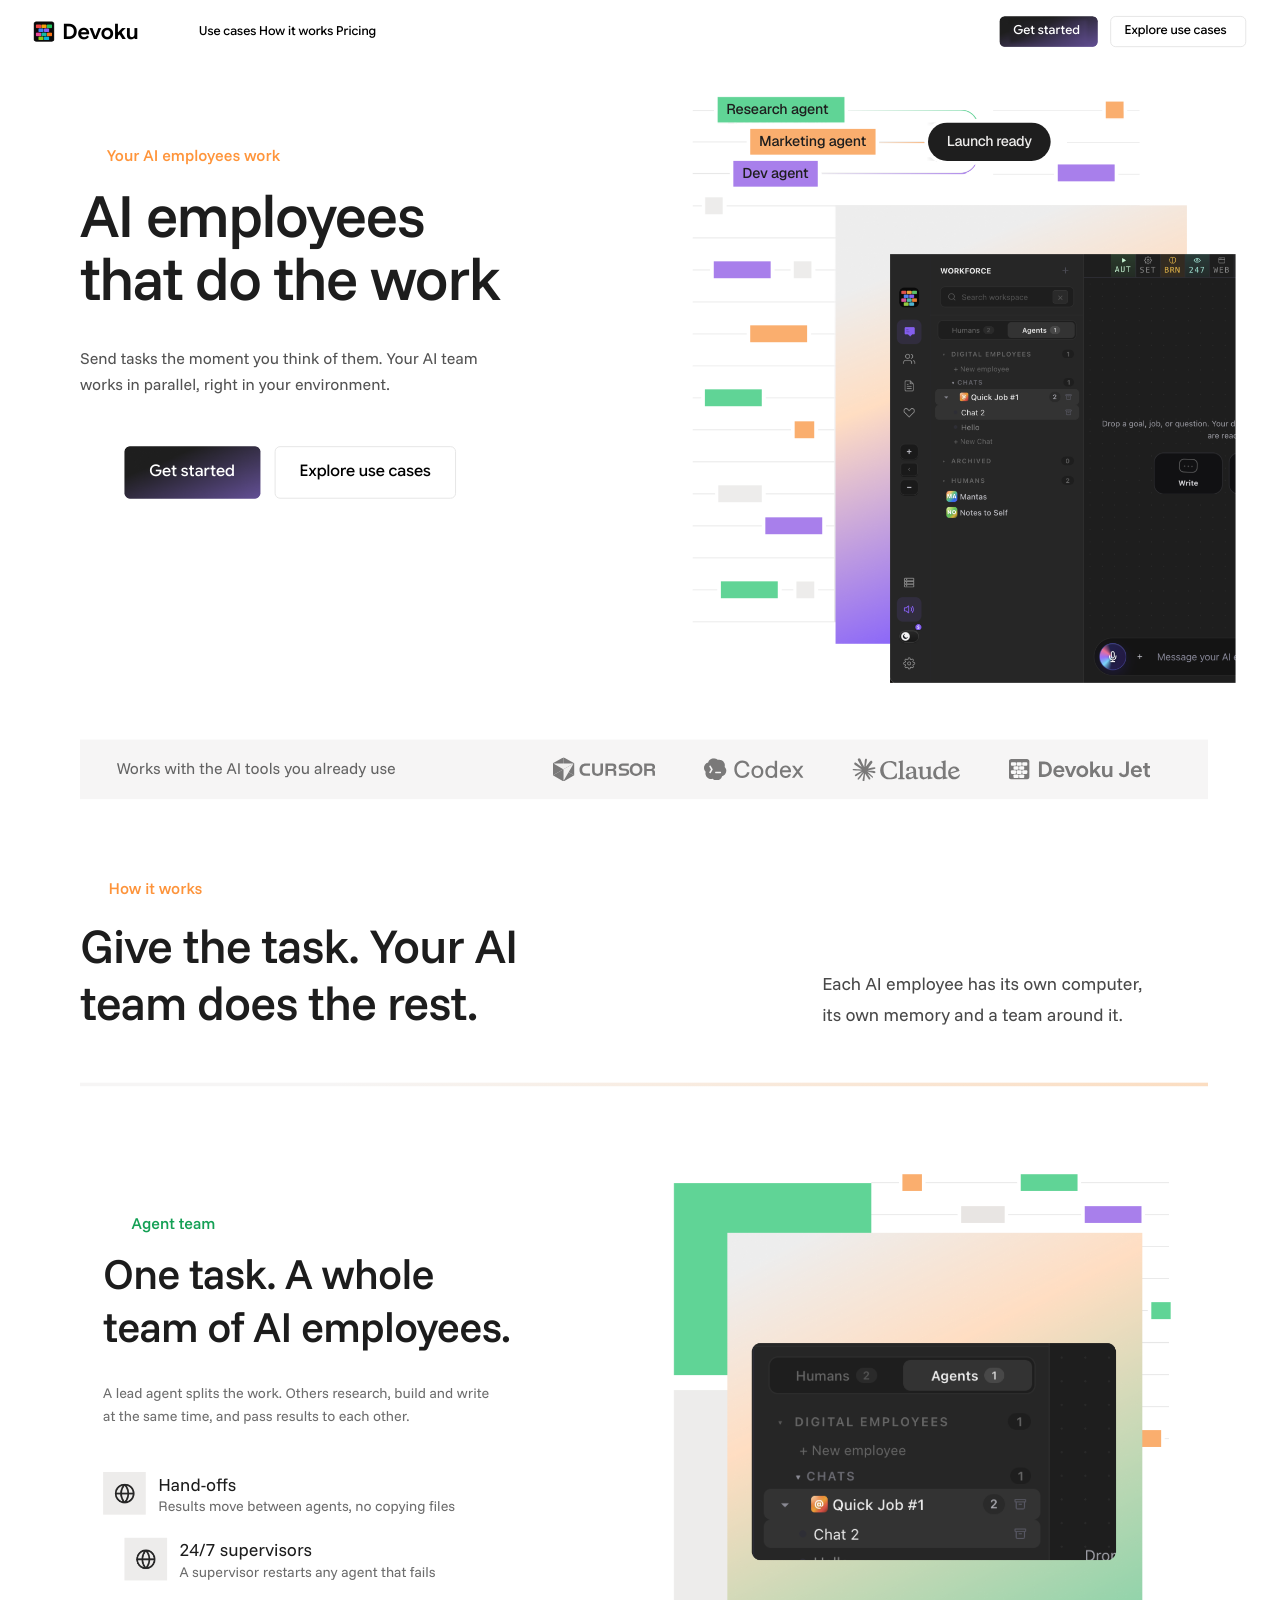
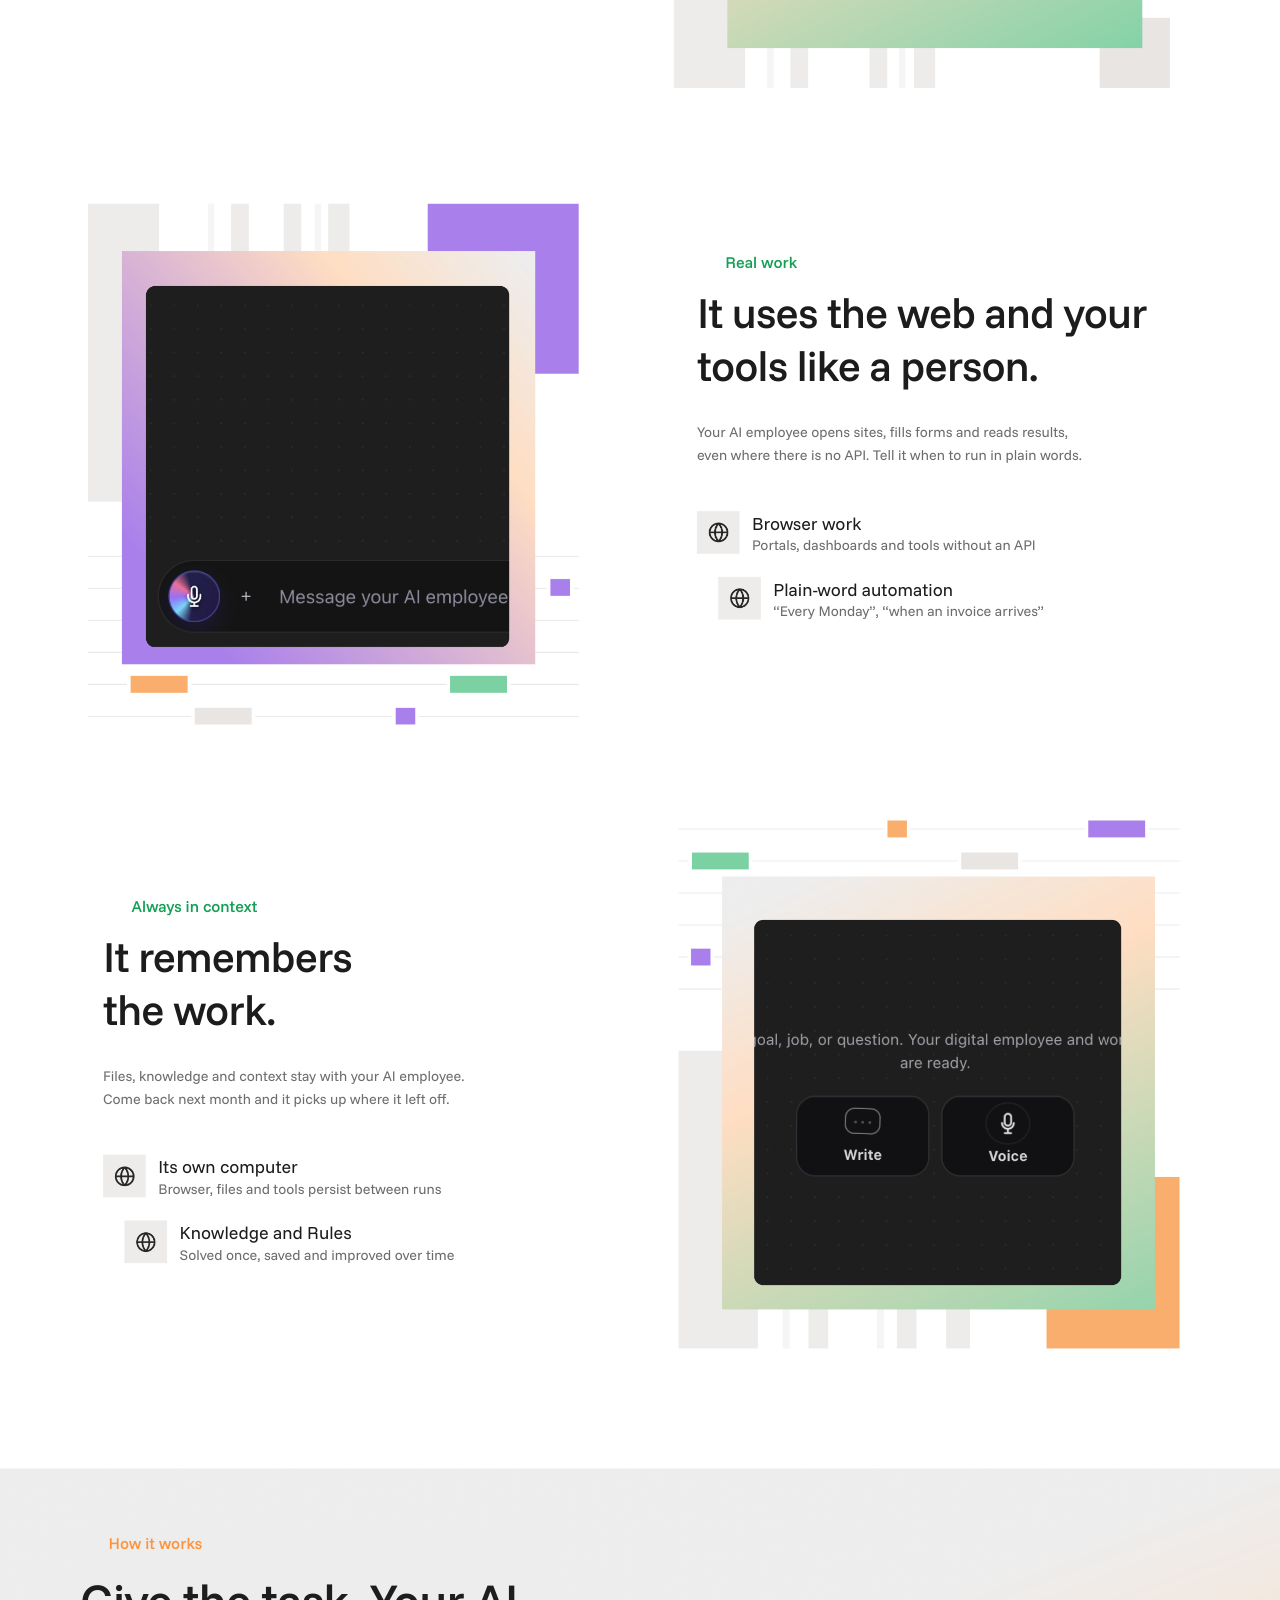
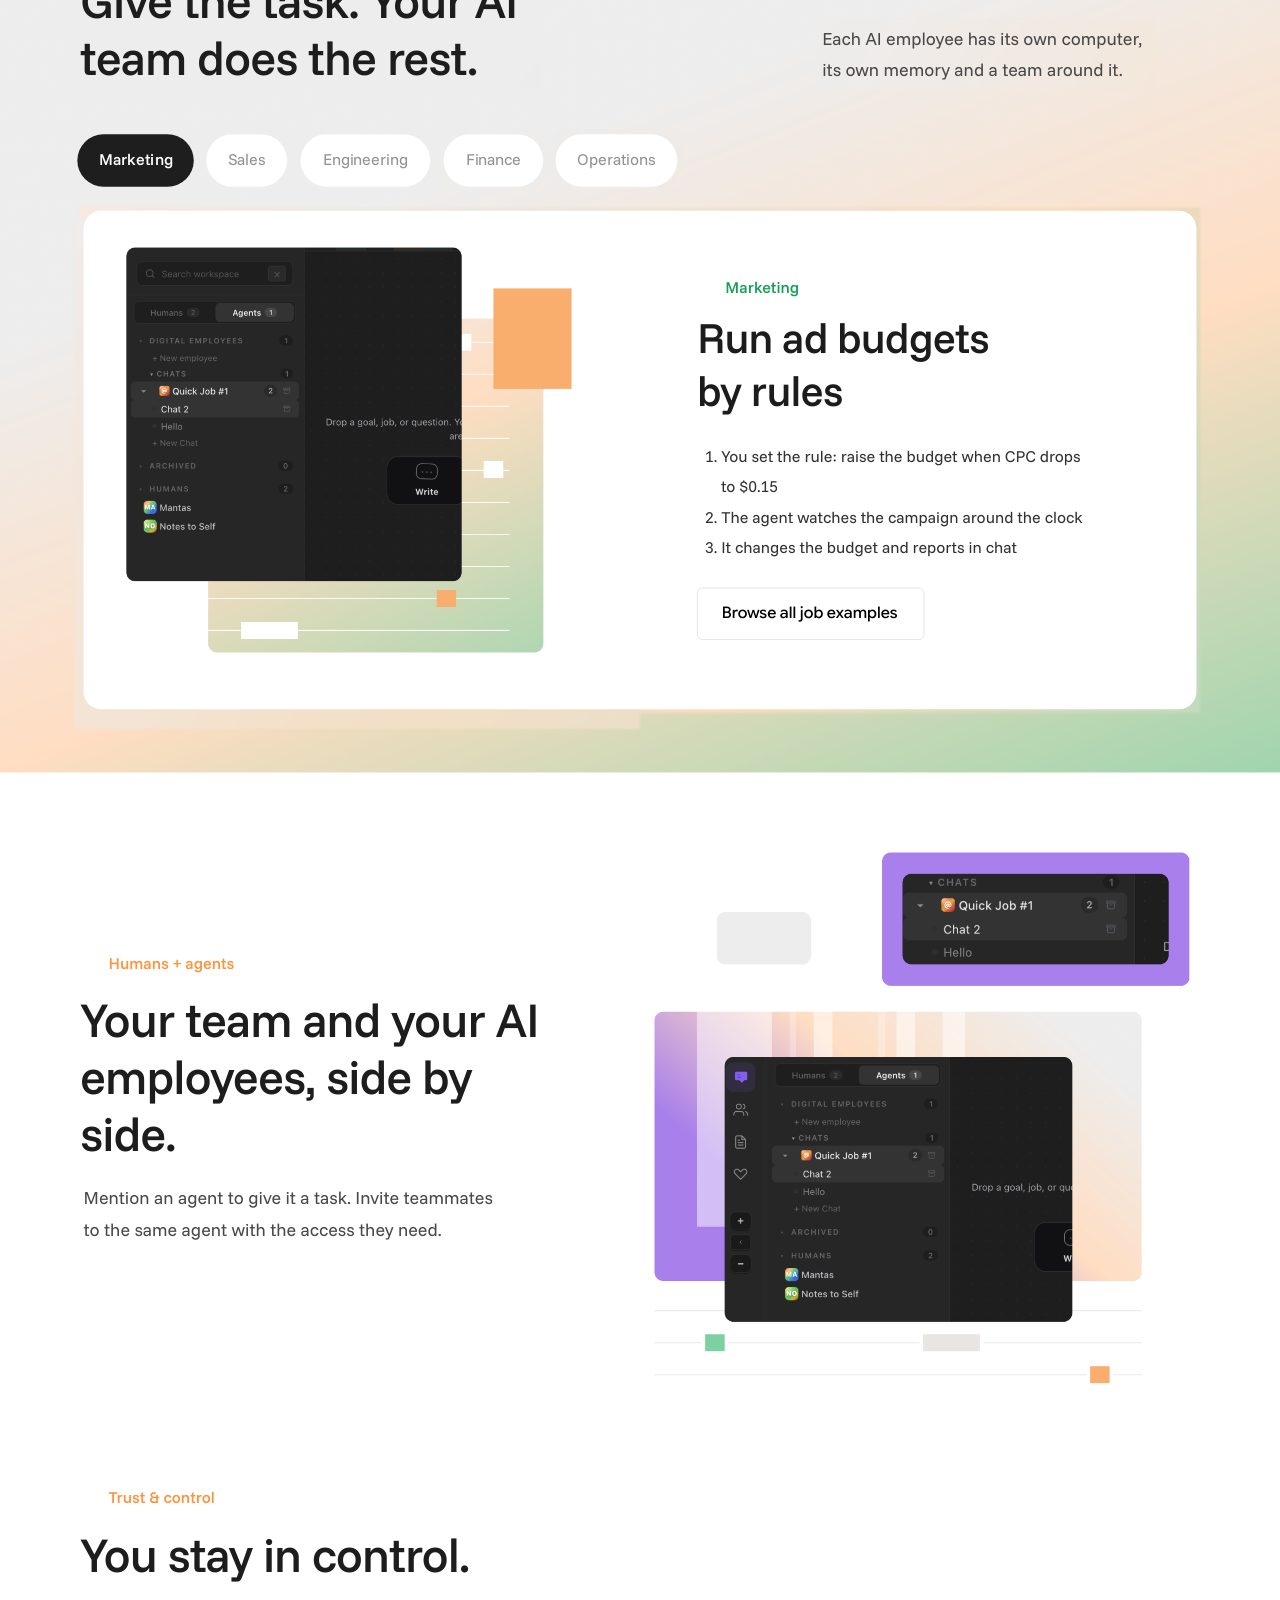
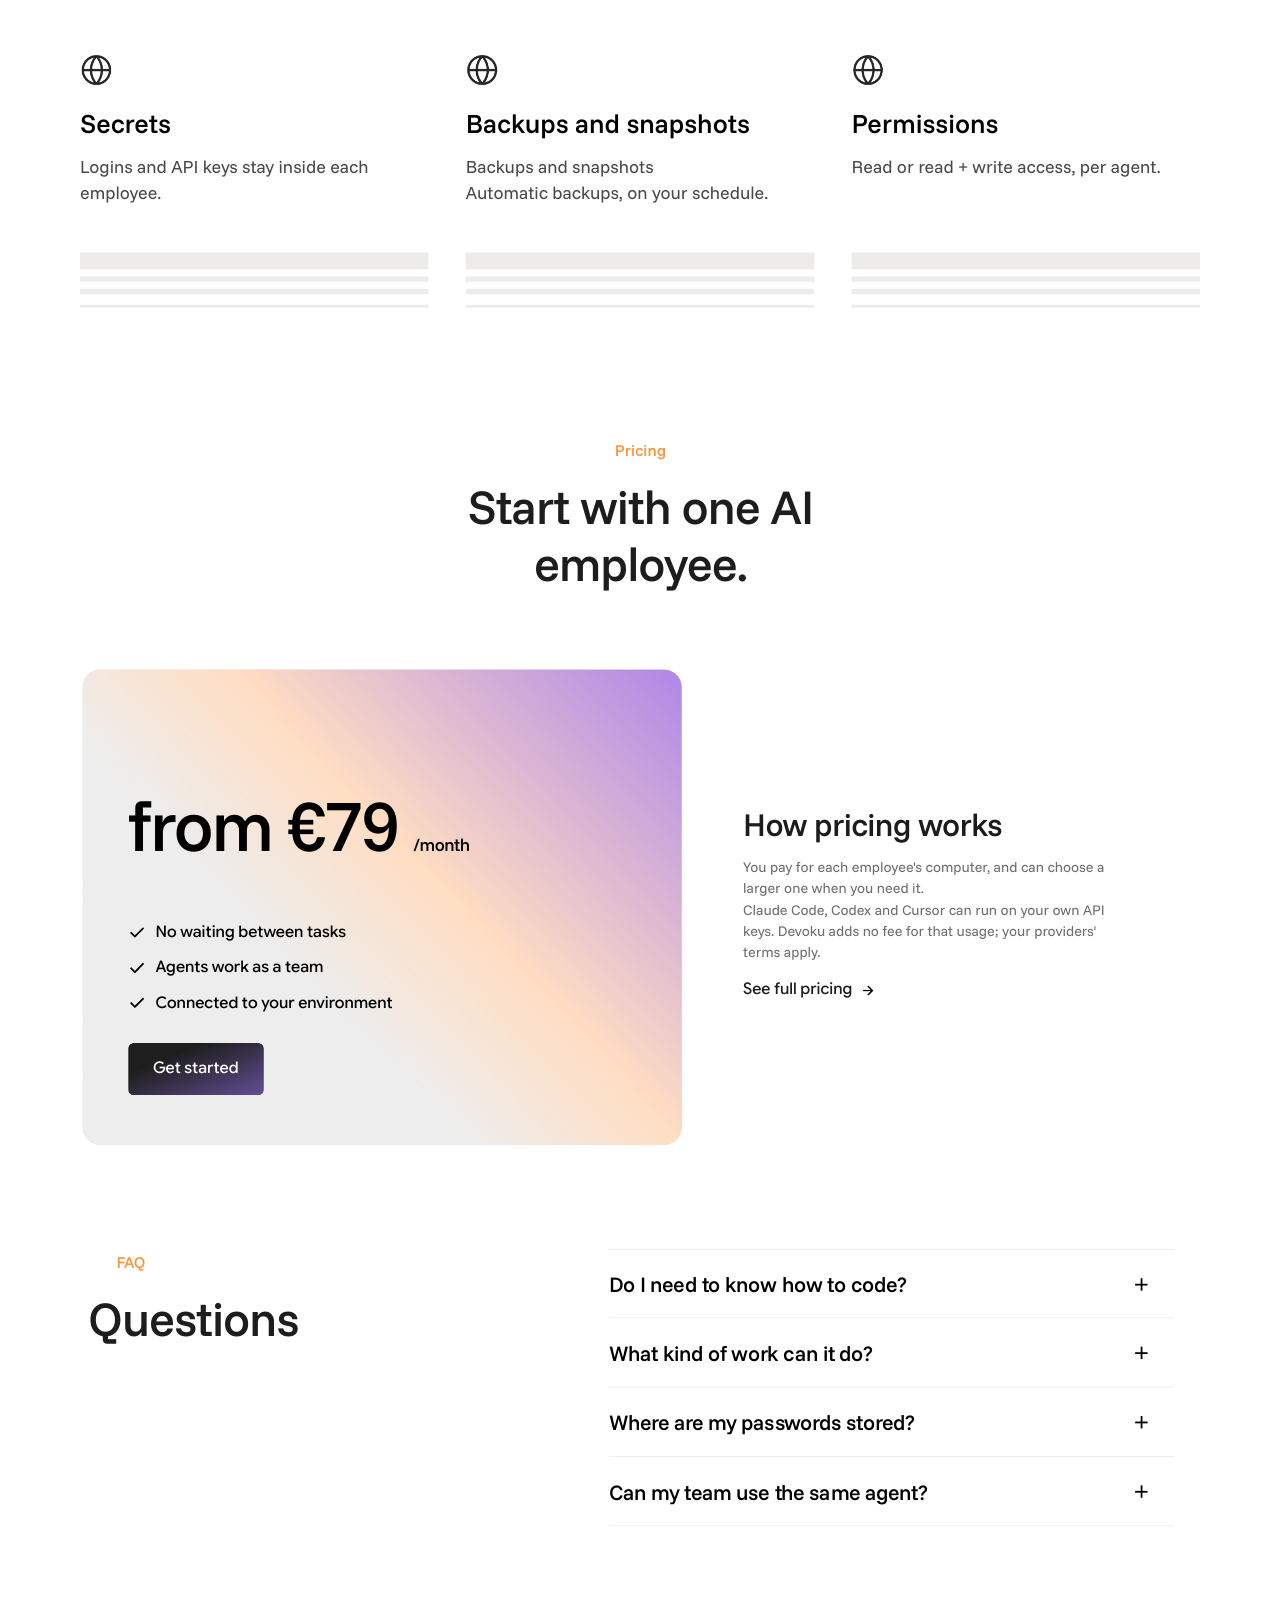
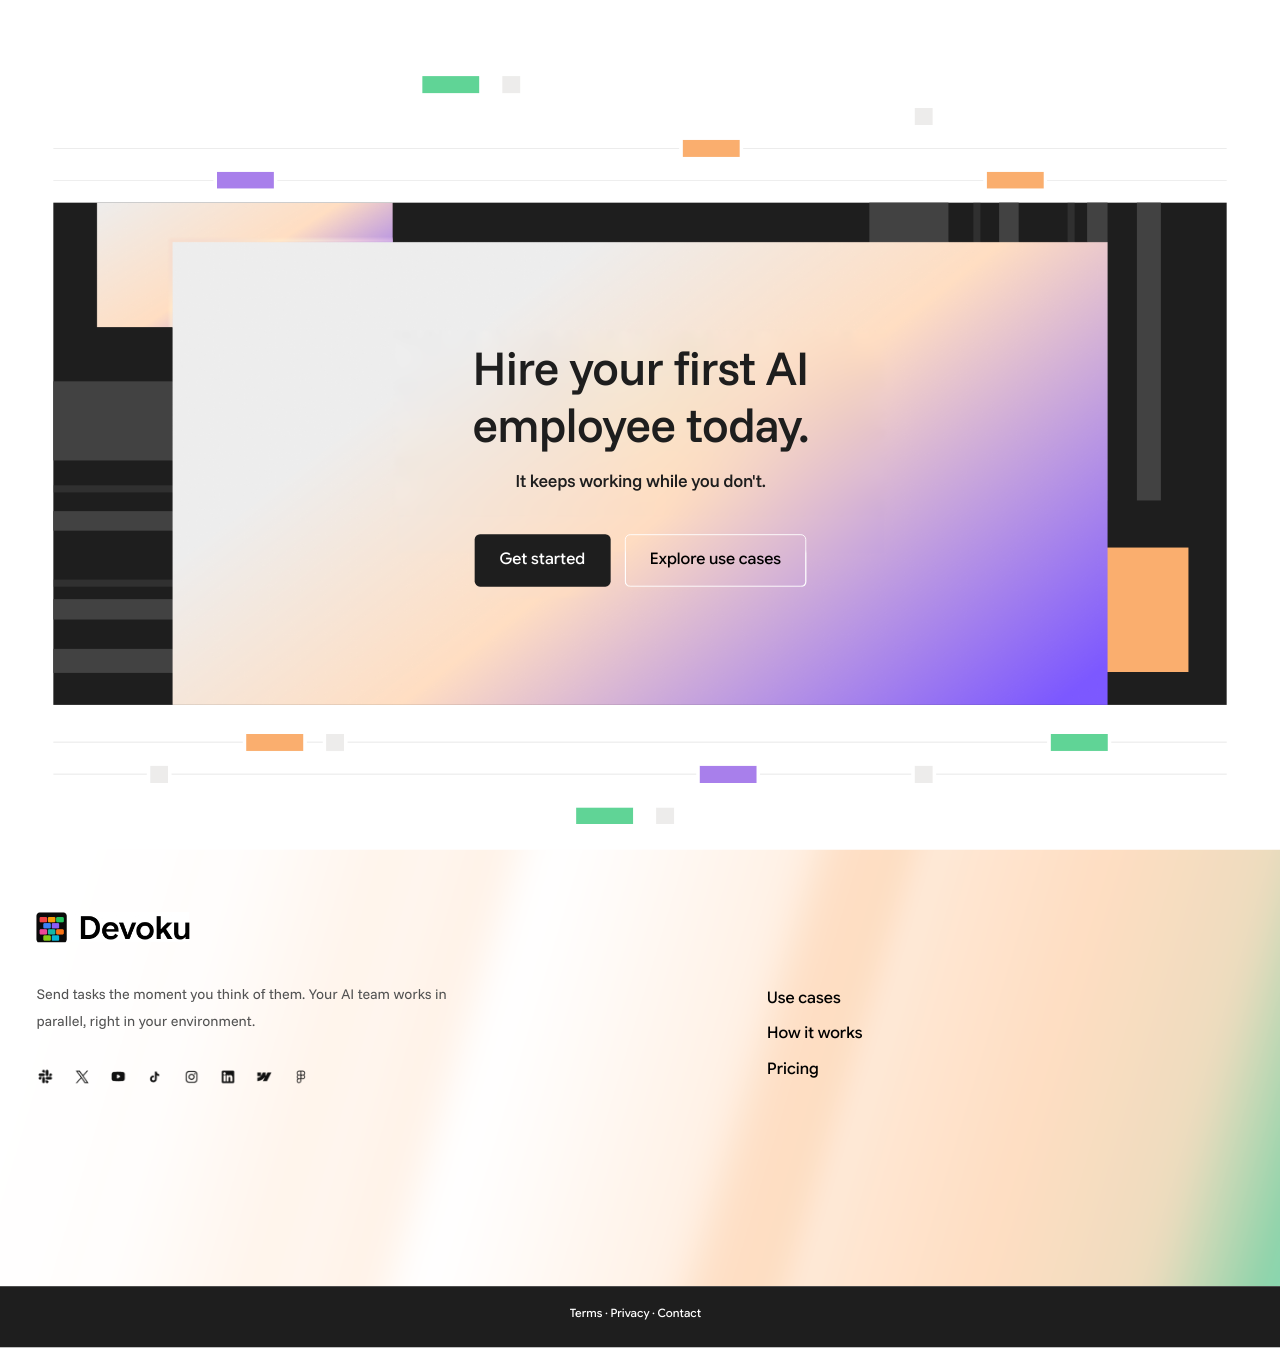
<file: index.html>
<!DOCTYPE html>

<html lang="en">
<head>
<meta charset="utf-8"/>
<meta content="width=device-width, initial-scale=1" name="viewport"/>
<title>Devoku — AI employees that do the work</title>
<meta content="Send tasks the moment you think of them. Your AI employees work in parallel, right in your environment." name="description"/>
<link href="https://www.devoku.com/" rel="canonical"/>
<meta content="#ffffff" name="theme-color"/>
<meta content="light" name="color-scheme"/>
<meta content="website" property="og:type"/>
<meta content="Devoku" property="og:site_name"/>
<meta content="Devoku — AI employees that do the work" property="og:title"/>
<meta content="Send tasks the moment you think of them. Your AI employees work in parallel, right in your environment." property="og:description"/>
<meta content="https://www.devoku.com/" property="og:url"/>
<meta content="https://mantascoded.github.io/devoku-landing/assets/img/og.png" property="og:image"/>
<meta content="1200" property="og:image:width"/>
<meta content="630" property="og:image:height"/>
<meta content="Devoku landing page: AI employees that do the work" property="og:image:alt"/>
<meta content="summary_large_image" name="twitter:card"/>
<meta content="Devoku — AI employees that do the work" name="twitter:title"/>
<meta content="Send tasks the moment you think of them. Your AI employees work in parallel, right in your environment." name="twitter:description"/>
<meta content="https://mantascoded.github.io/devoku-landing/assets/img/og.png" name="twitter:image"/>
<link href="assets/img/favicon.svg" rel="icon" type="image/svg+xml"/>
<link href="assets/img/favicon-32.png" rel="icon" sizes="32x32" type="image/png"/>
<link href="assets/img/apple-touch-icon.png" rel="apple-touch-icon"/>
<link href="site.webmanifest" rel="manifest"/>
<link as="font" crossorigin="" href="assets/fonts/funnel-sans-latin.woff2" rel="preload" type="font/woff2"/>
<link as="font" crossorigin="" href="assets/fonts/geist-latin.woff2" rel="preload" type="font/woff2"/>
<link as="font" crossorigin="" href="assets/fonts/google-sans-flex-latin.woff2" rel="preload" type="font/woff2"/>
<link href="assets/fonts/fonts.css?v=20261116z" rel="stylesheet"/>
<link href="assets/css/fig.css?v=20261118b" rel="stylesheet"/><link href="assets/css/hero2.css?v=20261118c" rel="stylesheet"/>
<script defer="" src="assets/js/fit.js?v=20261117a"></script>
<script defer="" src="assets/js/faq.js?v=20261116z"></script>
<script defer="" src="assets/js/jobs.js?v=20261116z"></script>
<script defer="" src="assets/js/auth.js?v=20261116z"></script>
<noscript><style>.fig-stage{overflow-x:auto}</style></noscript>
<script type="application/ld+json">
  {
    "@context": "https://schema.org",
    "@type": "Organization",
    "name": "Devoku",
    "url": "https://www.devoku.com/",
    "logo": "https://www.devoku.com/assets/img/logo-mark.svg",
    "sameAs": ["https://www.devoku.com/"]
  }
  </script>
</head>
<body class="fig-body">
<a class="fig-skip" href="#main">Skip to content</a>
<div class="fig-stage" id="main"><div class="hero2" id="hero2"><header class="hdr" data-astro-cid-fzpbxy5g="" id="top"><div class="hdr__bar" data-astro-cid-fzpbxy5g=""><a aria-label="Devoku — home" class="hdr__brand" data-astro-cid-fzpbxy5g="" href="#top"><img alt="" class="hdr__mark" data-astro-cid-fzpbxy5g="" height="23" src="assets/hero2/logo-mark.svg" width="23"/><span data-astro-cid-fzpbxy5g="">Devoku</span></a><nav aria-label="Main" class="hdr__nav" data-astro-cid-fzpbxy5g=""><a data-astro-cid-fzpbxy5g="" href="#use-cases">Use cases</a><a data-astro-cid-fzpbxy5g="" href="#how-it-works">How it works</a><a data-astro-cid-fzpbxy5g="" href="#pricing">Pricing</a></nav><div class="hdr__actions" data-astro-cid-fzpbxy5g=""><a class="hdr__cta hdr__cta--dark" data-astro-cid-fzpbxy5g="" href="https://www.devoku.com/signup">Get started</a><a class="hdr__cta hdr__cta--line" data-astro-cid-fzpbxy5g="" href="#use-cases">Explore use cases</a></div><button aria-controls="menu" aria-expanded="false" aria-label="Menu" class="hdr__menu" data-astro-cid-fzpbxy5g="" data-menu-toggle="" type="button"><span data-astro-cid-fzpbxy5g=""></span><span data-astro-cid-fzpbxy5g=""></span><span data-astro-cid-fzpbxy5g=""></span></button></div><div class="hdr__drawer" data-astro-cid-fzpbxy5g="" hidden="" id="menu"><nav aria-label="Mobile" data-astro-cid-fzpbxy5g=""><a data-astro-cid-fzpbxy5g="" href="#use-cases">Use cases</a><a data-astro-cid-fzpbxy5g="" href="#how-it-works">How it works</a><a data-astro-cid-fzpbxy5g="" href="#pricing">Pricing</a><a class="hdr__drawer-cta" data-astro-cid-fzpbxy5g="" href="https://www.devoku.com/signup">Get started</a></nav></div></header><script type="module">var e=document.querySelector(`[data-menu-toggle]`),t=document.getElementById(`menu`);if(e&&t){let n=n=>{t.hidden=!n,e.setAttribute(`aria-expanded`,String(n))};e.addEventListener(`click`,()=>n(e.getAttribute(`aria-expanded`)!==`true`)),t.addEventListener(`click`,e=>{e.target.closest(`a`)&&n(!1)}),document.addEventListener(`keydown`,e=>{e.key===`Escape`&&n(!1)}),matchMedia(`(min-width: 480px)`).addEventListener(`change`,e=>{e.matches&&n(!1)})}</script><section aria-labelledby="hero-title" class="hero" data-astro-cid-ge2uvauf=""><div class="hero__inner" data-astro-cid-ge2uvauf=""><div class="hero__copy" data-astro-cid-ge2uvauf=""><p class="hero__eyebrow" data-astro-cid-ge2uvauf="">Your AI employees work</p><h1 class="hero__title" data-astro-cid-ge2uvauf="" id="hero-title">AI employees that do the work</h1><p class="hero__sub" data-astro-cid-ge2uvauf="">Send tasks the moment you think of them. Your AI team works in parallel, right in your environment.</p><div class="hero__cta" data-astro-cid-ge2uvauf=""><a class="btn btn--dark" data-astro-cid-ge2uvauf="" href="https://www.devoku.com/signup">Get started</a><a class="btn btn--line" data-astro-cid-ge2uvauf="" href="#use-cases">Explore use cases</a></div></div><div class="hero__art" data-astro-cid-ge2uvauf=""><picture data-astro-cid-ge2uvauf=""><source data-astro-cid-ge2uvauf="" height="1097" media="(min-width: 480px)" srcset="assets/hero2/hero-desktop.png" width="999"/><source data-astro-cid-ge2uvauf="" height="1016" media="(min-width: 768px)" srcset="assets/hero2/hero-tablet.png" width="704"/><img alt="Three agents — research, marketing and dev — feeding a launch-ready result" data-astro-cid-ge2uvauf="" decoding="async" fetchpriority="high" height="497" src="assets/hero2/hero-mobile.png" width="596"/></picture><div class="art-labels art-labels--desktop" data-astro-cid-ge2uvauf=""><span class="art-label" data-astro-cid-ge2uvauf="" style="left:6.322%;top:1.091%;width:18.588%;height:2.108%;font-size:2.545cqw;color:#1e1e1e">Research agent</span><span class="art-label" data-astro-cid-ge2uvauf="" style="left:9.245%;top:11.883%;width:12.053%;height:2.108%;font-size:2.562cqw;color:#1e1e1e">Dev agent</span><span class="art-label" data-astro-cid-ge2uvauf="" style="left:12.348%;top:6.487%;width:19.589%;height:2.108%;font-size:2.545cqw;color:#1e1e1e">Marketing agent</span><span class="art-label" data-astro-cid-ge2uvauf="" style="left:47.011%;top:6.487%;width:15.567%;height:2.108%;font-size:2.479cqw;color:#e1e0df">Launch ready</span></div><div class="art-labels art-labels--tablet" data-astro-cid-ge2uvauf=""><span class="art-label" data-astro-cid-ge2uvauf="" style="left:11.364%;top:6.890%;width:25.284%;height:2.165%;font-size:3.466cqw;color:#1e1e1e">Research agent</span><span class="art-label" data-astro-cid-ge2uvauf="" style="left:15.341%;top:18.012%;width:16.335%;height:2.165%;font-size:3.466cqw;color:#1e1e1e">Dev agent</span><span class="art-label" data-astro-cid-ge2uvauf="" style="left:19.602%;top:12.402%;width:26.705%;height:2.165%;font-size:3.466cqw;color:#1e1e1e">Marketing agent</span><span class="art-label" data-astro-cid-ge2uvauf="" style="left:66.761%;top:12.402%;width:21.165%;height:2.165%;font-size:3.352cqw;color:#eeedec">Launch ready</span></div><div class="art-labels art-labels--mobile" data-astro-cid-ge2uvauf=""><span class="art-label" data-astro-cid-ge2uvauf="" style="left:7.888%;top:2.012%;width:22.646%;height:3.415%;font-size:3.104cqw;color:#27352d">Research agent</span><span class="art-label" data-astro-cid-ge2uvauf="" style="left:11.578%;top:19.299%;width:14.427%;height:3.415%;font-size:3.053cqw;color:#2f2a37">Dev agent</span><span class="art-label" data-astro-cid-ge2uvauf="" style="left:15.267%;top:10.640%;width:23.817%;height:3.415%;font-size:3.104cqw;color:#3a3028">Marketing agent</span><span class="art-label" data-astro-cid-ge2uvauf="" style="left:57.506%;top:10.640%;width:18.779%;height:3.415%;font-size:2.977cqw;color:#d4d2d2">Launch ready</span></div></div></div></section></div>
<div class="fig-f" data-bp="desktop" style="width:1440px;height:8716px">
<div aria-hidden="true" class="fig-m" data-id="1977:813" style="left:0px;top:3452px;width:1440px;height:1017px;background-image:url('assets/fig/desktop/bg-1977-813.png?v=e8d86e63');background-size:100% 100%;background-repeat:no-repeat;box-sizing:border-box;transform:scaleX(-1);transform-origin:left center"></div>
<div aria-hidden="true" class="fig-m" data-id="1977:813" style="left:0px;top:3452px;width:1440px;height:1017px;background-image:url('assets/fig/desktop/bg-1977-813.png?v=e8d86e63');background-size:100% 100%;background-repeat:no-repeat;box-sizing:border-box;transform:scaleX(-1);transform-origin:right center"></div>
<div aria-hidden="true" class="fig-m" data-id="1977:1262" style="left:0px;top:8156px;width:1440px;height:491px;background-image:url('assets/fig/desktop/bg-1977-1262.png?v=df216ddb');background-size:100% 100%;background-repeat:no-repeat;box-sizing:border-box;transform:scaleX(-1);transform-origin:left center"></div>
<div aria-hidden="true" class="fig-m" data-id="1977:1262" style="left:0px;top:8156px;width:1440px;height:491px;background-image:url('assets/fig/desktop/bg-1977-1262.png?v=df216ddb');background-size:100% 100%;background-repeat:no-repeat;box-sizing:border-box;transform:scaleX(-1);transform-origin:right center"></div>
<div aria-hidden="true" class="fig-m" data-id="1977:1263" style="left:0px;top:8647px;width:1440px;background-color:#1e1e1e;box-sizing:border-box;bottom:0;transform:scaleX(-1);transform-origin:left center"></div>
<div aria-hidden="true" class="fig-m" data-id="1977:1263" style="left:0px;top:8647px;width:1440px;background-color:#1e1e1e;box-sizing:border-box;bottom:0;transform:scaleX(-1);transform-origin:right center"></div>
<div class="fig-clip">
<header aria-label="Site header" class="fig-s" data-anchor="top" data-sec="Header" style="left:38px;top:18px;width:1364px;height:35px">
<span class="fig-t" style="left:186px;top:9px;width:298px;height:18px;font-family:'Google Sans Flex',system-ui,sans-serif;font-weight:500;font-size:14px;line-height:17.53px;color:#000000;white-space:pre"><a class="fig-a" href="#use-cases">Use cases</a> <a class="fig-a" href="#how-it-works">How it works</a> <a class="fig-a" href="#pricing">Pricing</a></span>
<div class="fig-b" data-id="1977:750" style="left:1086px;top:0px;width:111px;height:35px;background-image:url('assets/fig/desktop/bg-1977-750.png?v=2343c3a4');background-size:100% 100%;background-repeat:no-repeat;border-radius:6px;box-sizing:border-box"></div>
<span class="fig-t" style="left:1102px;top:8px;width:79px;height:18px;font-family:'Google Sans Flex',system-ui,sans-serif;font-weight:500;font-size:14px;line-height:17.53px;color:#ffffff;white-space:pre">Get started</span>
<a aria-label="Get started" class="fig-hit" data-id="1977:751" href="https://www.devoku.com/signup" rel="noopener" style="left:1084px;top:-2px;width:115px;height:38px" target="_blank"></a>
<div class="fig-b" data-id="1977:753" style="left:1211px;top:0px;width:153px;height:35px;background-color:transparent;border-radius:6px;border:1px solid #e3e3e3;box-sizing:border-box"></div>
<span class="fig-t" style="left:1227px;top:8px;width:121px;height:18px;font-family:'Google Sans Flex',system-ui,sans-serif;font-weight:500;font-size:14px;line-height:17.53px;color:#000000;white-space:pre">Explore use cases</span>
<a aria-label="Explore use cases" class="fig-hit" data-id="1977:754" href="#use-cases" style="left:1209px;top:-2px;width:157px;height:38px"></a>
<h4 class="fig-t" style="left:32px;top:3px;width:86px;height:30px;font-family:'Google Sans Flex',system-ui,sans-serif;font-weight:600;font-size:24px;line-height:30.05px;color:#000000;white-space:pre"><a class="fig-a" href="#top">Devoku</a></h4>
<img alt="" class="fig-i" data-id="1977:757" decoding="async" height="46" src="assets/fig/desktop/1977-757.png?v=c83450e1" style="left:0px;top:6px;width:23.25px;height:23.24px" width="46"/>
</header>
<section aria-label="Intro" class="fig-s" data-anchor="top" data-sec="Hero" style="left:90px;top:109px;width:1300px;height:790px">
<div class="fig-b" data-id="1977:666" style="left:50px;top:393px;width:153px;height:59px;background-image:url('assets/fig/desktop/bg-1977-666.png?v=7d590121');background-size:100% 100%;background-repeat:no-repeat;border-radius:6px;box-sizing:border-box"></div>
<span class="fig-t" style="left:78px;top:411px;width:97px;height:23px;font-family:'Google Sans Flex',system-ui,sans-serif;font-weight:500;font-size:18px;line-height:22.54px;color:#ffffff;white-space:pre">Get started</span>
<a aria-label="Get started" class="fig-hit" data-id="1977:667" href="https://www.devoku.com/signup" rel="noopener" style="left:60px;top:401px;width:133px;height:43px" target="_blank"></a>
<div class="fig-b" data-id="1977:669" style="left:219px;top:393px;width:204px;height:59px;background-color:transparent;border-radius:6px;border:1px solid #e3e3e3;box-sizing:border-box"></div>
<span class="fig-t" style="left:247px;top:411px;width:148px;height:23px;font-family:'Google Sans Flex',system-ui,sans-serif;font-weight:500;font-size:18px;line-height:22.54px;color:#000000;white-space:pre">Explore use cases</span>
<a aria-label="Explore use cases" class="fig-hit" data-id="1977:670" href="#use-cases" style="left:229px;top:401px;width:184px;height:43px"></a>
<h1 class="fig-t" style="left:0px;top:97px;width:515px;height:142px;font-family:'Funnel Sans',system-ui,sans-serif;font-weight:500;font-size:68px;line-height:71px;color:#1d1d1d;letter-spacing:-2.04px;white-space:pre-wrap">AI employees that do the work</h1>
<span class="fig-t" style="left:0px;top:279px;width:489px;height:60px;font-family:'Funnel Sans',system-ui,sans-serif;font-weight:400;font-size:18px;line-height:30px;color:#525252;white-space:pre-wrap">Send tasks the moment you think of them. Your AI team works in parallel, right in your environment.</span>
<span class="fig-t" style="left:30px;top:52px;width:489px;height:27px;font-family:'Funnel Sans',system-ui,sans-serif;font-weight:500;font-size:18px;line-height:27px;color:#ff953b;white-space:pre">Your AI employees work</span>
<img alt="Group 427321881" class="fig-i" data-id="1977:676" decoding="async" height="1152" src="assets/fig/desktop/1977-676.png?v=83be1476" style="left:689px;top:14.75px;width:503.45px;height:576.17px" width="1006"/>
<img alt="" class="fig-i" data-id="1977:697" decoding="async" height="38" src="assets/fig/desktop/1977-697.png?v=89ad0f42" style="left:739px;top:15px;width:270.99px;height:18.96px" width="542"/>
<div class="fig-b" data-id="1977:698" style="left:771px;top:50.5px;width:215px;height:1px;background:linear-gradient(90.00deg,#ececec 0%,#ececec 53.39%,#faae6e 88.53%,#faae6e 100%)"></div>
<img alt="" class="fig-i" data-id="1977:699" decoding="async" height="36" src="assets/fig/desktop/1977-699.png?v=919b0f39" style="left:743px;top:68px;width:266.10px;height:18.35px" width="532"/>
<img alt="Group 75" class="fig-i" data-id="1977:700" decoding="async" height="1098" src="assets/fig/desktop/1977-700.png?v=12118e4d" style="left:850px;top:122px;width:449.62px;height:548.65px" width="900"/>
<div class="fig-b" data-id="1977:706" style="left:713px;top:185px;width:64px;height:19px;background-color:#a87feb;box-shadow:0 0 0 4px #ffffff;box-sizing:border-box"></div>
<div class="fig-b" data-id="1977:707" style="left:754px;top:257px;width:64px;height:19px;background-color:#faae6e;box-shadow:0 0 0 4px #ffffff;box-sizing:border-box"></div>
<div class="fig-b" data-id="1977:708" style="left:771px;top:473px;width:64px;height:19px;background-color:#a87feb;box-shadow:0 0 0 4px #ffffff;box-sizing:border-box"></div>
<div class="fig-b" data-id="1977:709" style="left:721px;top:545px;width:64px;height:19px;background-color:#60d496;box-shadow:0 0 0 4px #ffffff;box-sizing:border-box"></div>
<div class="fig-b" data-id="1977:710" style="left:804px;top:365px;width:22px;height:19px;background-color:#faae6e;box-shadow:0 0 0 4px #ffffff;box-sizing:border-box"></div>
<div class="fig-b" data-id="1977:711" style="left:703px;top:329px;width:64px;height:19px;background-color:#60d496;box-shadow:0 0 0 4px #ffffff;box-sizing:border-box"></div>
<div class="fig-b" data-id="1977:712" style="left:1100px;top:76px;width:64px;height:19px;background-color:#a87feb;box-shadow:0 0 0 4px #ffffff;box-sizing:border-box"></div>
<img alt="" class="fig-i" data-id="1977:713" decoding="async" height="38" src="assets/fig/desktop/1977-713.png?v=d2c9bcae" style="left:718px;top:437px;width:48.94px;height:18.96px" width="98"/>
<img alt="" class="fig-i" data-id="1977:714" decoding="async" height="38" src="assets/fig/desktop/1977-714.png?v=7461626c" style="left:803px;top:185px;width:20.19px;height:18.96px" width="40"/>
<img alt="" class="fig-i" data-id="1977:715" decoding="async" height="38" src="assets/fig/desktop/1977-715.png?v=7a01d0ea" style="left:703px;top:113px;width:20.19px;height:18.96px" width="40"/>
<img alt="" class="fig-i" data-id="1977:716" decoding="async" height="38" src="assets/fig/desktop/1977-716.png?v=2dbe3894" style="left:1154px;top:5px;width:19.58px;height:18.96px" width="40"/>
<img alt="" class="fig-i" data-id="1977:717" decoding="async" height="38" src="assets/fig/desktop/1977-717.png?v=2ea182ef" style="left:806px;top:545px;width:19.58px;height:18.96px" width="40"/>
<img alt="" class="fig-i" data-id="1977:719" decoding="async" height="58" src="assets/fig/desktop/1977-719.png?v=2f49edec" style="left:717px;top:0px;width:142.53px;height:29.36px" width="285"/>
<span class="fig-t" style="left:727px;top:4px;width:116px;height:21px;font-family:'Geist',system-ui,sans-serif;font-weight:500;font-size:16px;line-height:20.8px;color:#1e1e1e;letter-spacing:-0.16px;white-space:pre">Research agent</span>
<div class="fig-b" data-id="1977:722" style="left:735px;top:72px;width:95px;height:29px;background-color:#a87feb;box-shadow:0 0 0 4px #ffffff;box-sizing:border-box"></div>
<span class="fig-t" style="left:745px;top:76px;width:75px;height:21px;font-family:'Geist',system-ui,sans-serif;font-weight:500;font-size:16px;line-height:20.8px;color:#1e1e1e;letter-spacing:-0.16px;white-space:pre">Dev agent</span>
<div class="fig-b" data-id="1977:725" style="left:754px;top:36px;width:141px;height:29px;background-color:#faae6e;box-shadow:0 0 0 4px #ffffff;box-sizing:border-box"></div>
<span class="fig-t" style="left:764px;top:40px;width:121px;height:21px;font-family:'Geist',system-ui,sans-serif;font-weight:500;font-size:16px;line-height:20.8px;color:#1e1e1e;letter-spacing:-0.16px;white-space:pre">Marketing agent</span>
<div class="fig-b" data-id="1977:729" style="left:954px;top:29px;width:138px;height:43px;background-color:#1e1e1e;border-radius:50px;box-shadow:0 0 0 4px #ffffff;box-sizing:border-box"></div>
<span class="fig-t" style="left:975px;top:40px;width:97px;height:21px;font-family:'Geist',system-ui,sans-serif;font-weight:500;font-size:16px;line-height:20.8px;color:#eeedec;letter-spacing:-0.48px;white-space:pre">Launch ready</span>
<div class="fig-b" data-id="1977:770" style="left:0px;top:723px;width:1269px;height:67px;background-color:#edeceb;opacity:0.5;box-sizing:border-box"></div>
<div aria-label="Tools Devoku works with: Cursor, Codex, Claude, Devoku Jet" class="brands" role="group" style="left:532px;top:743px;width:671.68px;height:27px;--brand-dur:16.51s"><div class="brands-track"><div class="brands-seq" style="width:726.64px;height:27px"><img alt="" class="brands-logo" decoding="async" height="27" src="assets/img/logos/cursor.svg" style="left:0px;top:0px;width:115px;height:27px" width="115"/>
<img alt="" class="brands-logo" decoding="async" height="25" src="assets/img/logos/codex.svg" style="left:170px;top:1px;width:111.52px;height:25px" width="112"/>
<img alt="" class="brands-logo" decoding="async" height="26" src="assets/img/logos/claude.svg" style="left:336.5px;top:1px;width:121.33px;height:26px" width="121"/>
<img alt="" class="brands-logo" decoding="async" height="23" src="assets/img/logos/devoku-jet.svg" style="left:512.8px;top:2px;width:158.84px;height:23px" width="159"/></div><div aria-hidden="true" class="brands-seq" style="width:726.64px;height:27px"><img alt="" class="brands-logo" decoding="async" height="27" src="assets/img/logos/cursor.svg" style="left:0px;top:0px;width:115px;height:27px" width="115"/>
<img alt="" class="brands-logo" decoding="async" height="25" src="assets/img/logos/codex.svg" style="left:170px;top:1px;width:111.52px;height:25px" width="112"/>
<img alt="" class="brands-logo" decoding="async" height="26" src="assets/img/logos/claude.svg" style="left:336.5px;top:1px;width:121.33px;height:26px" width="121"/>
<img alt="" class="brands-logo" decoding="async" height="23" src="assets/img/logos/devoku-jet.svg" style="left:512.8px;top:2px;width:158.84px;height:23px" width="159"/></div></div></div>
<span class="fig-t" style="left:41px;top:742px;width:315px;height:27px;font-family:'Funnel Sans',system-ui,sans-serif;font-weight:400;font-size:18px;line-height:27px;color:#636363;white-space:pre">Works with the AI tools you already use</span>
</section>
<section aria-label="How it works" class="fig-s" data-anchor="how-it-works" data-sec="Headline" style="left:90px;top:986px;width:1269px;height:234px">
<h2 class="fig-t" style="left:0px;top:45px;width:515px;height:128px;font-family:'Funnel Sans',system-ui,sans-serif;font-weight:500;font-size:54px;line-height:64px;color:#1d1d1d;letter-spacing:-1.08px;white-space:pre-wrap">Give the task. Your AI team does the rest.</h2>
<span class="fig-t" style="left:32px;top:0px;width:489px;height:27px;font-family:'Funnel Sans',system-ui,sans-serif;font-weight:500;font-size:18px;line-height:27px;color:#fd933a;white-space:pre">How it works</span>
<span class="fig-t" style="left:835px;top:103px;width:370px;height:70px;font-family:'Funnel Sans',system-ui,sans-serif;font-weight:400;font-size:20px;line-height:35px;color:#484848;white-space:pre-wrap">Each AI employee has its own computer, its own memory and a team around it.</span>
<div class="fig-b" data-id="1977:745" style="left:0px;top:232px;width:1269px;height:4px;background:linear-gradient(124.77deg,#f6f5f5 0%,#f6f5f5 22.35%,#fbddc1 99.89%,#fbddc1 100%)"></div>
</section>
<section aria-label="Agent team" class="fig-s" data-anchor="agent-team" data-sec="Block 1 A" style="left:41px;top:1267px;width:1359px;height:685px">
<span class="fig-t" style="left:107px;top:96px;width:95px;height:27px;font-family:'Funnel Sans',system-ui,sans-serif;font-weight:500;font-size:18px;line-height:27px;color:#14a055;white-space:pre">Agent team</span>
<h2 class="fig-t" style="left:75px;top:135px;width:462px;height:120px;font-family:'Funnel Sans',system-ui,sans-serif;font-weight:500;font-size:48px;line-height:60px;color:#1c1c1c;letter-spacing:-0.96px;white-space:pre-wrap">One task. A whole team of AI employees.</h2>
<span class="fig-t" style="left:75px;top:287px;width:442px;height:52px;font-family:'Funnel Sans',system-ui,sans-serif;font-weight:400;font-size:16px;line-height:26px;color:#6d6d6d;white-space:pre-wrap">A lead agent splits the work. Others research, build and write at the same time, and pass results to each other.</span>
<div class="fig-b" data-id="1977:931" style="left:75px;top:389px;width:48px;height:48px;background-color:#edeceb;box-sizing:border-box"></div>
<img alt="" class="fig-i" data-id="1977:932" decoding="async" height="48" loading="lazy" src="assets/fig/desktop/1977-932.png?v=6746c940" style="left:87px;top:401px;width:23.86px;height:23.85px" width="48"/>
<span class="fig-t" style="left:137px;top:390px;width:88px;height:25px;font-family:'Funnel Sans',system-ui,sans-serif;font-weight:400;font-size:20px;line-height:25px;color:#1c1c1c;white-space:pre">Hand-offs</span>
<span class="fig-t" style="left:137px;top:417px;width:335px;height:20px;font-family:'Funnel Sans',system-ui,sans-serif;font-weight:400;font-size:16px;line-height:20px;color:#6c6c6c;white-space:pre">Results move between agents, no copying files</span>
<div class="fig-b" data-id="1977:943" style="left:99px;top:463px;width:48px;height:48px;background-color:#edeceb;box-sizing:border-box"></div>
<img alt="" class="fig-i" data-id="1977:944" decoding="async" height="48" loading="lazy" src="assets/fig/desktop/1977-944.png?v=0409c361" style="left:111px;top:475px;width:24.47px;height:23.85px" width="48"/>
<span class="fig-t" style="left:161px;top:464px;width:149px;height:25px;font-family:'Funnel Sans',system-ui,sans-serif;font-weight:400;font-size:20px;line-height:25px;color:#1c1c1c;white-space:pre">24/7 supervisors</span>
<span class="fig-t" style="left:161px;top:491px;width:289px;height:20px;font-family:'Funnel Sans',system-ui,sans-serif;font-weight:400;font-size:16px;line-height:20px;color:#6c6c6c;white-space:pre">A supervisor restarts any agent that fails</span>
<img alt="Group 427321924" class="fig-i" data-id="1977:953" decoding="async" height="1156" loading="lazy" src="assets/fig/desktop/1977-953.png?v=06e44bdb" style="left:717px;top:54px;width:559.12px;height:578.01px" width="1118"/>
<div class="fig-b" data-id="1977:987" style="left:0px;top:0px;width:1359px;height:685px;background-color:transparent;border-radius:20px;border:1px solid #ffffff;box-sizing:border-box"></div>
</section>
<section aria-label="Real work" class="fig-s" data-anchor="real-work" data-sec="Block 1 B" style="left:41px;top:1972px;width:1359px;height:685px">
<img alt="Group 427321916" class="fig-i" data-id="1977:1056" decoding="async" height="1172" loading="lazy" src="assets/fig/desktop/1977-1056.png?v=51f1e1d5" style="left:58px;top:57px;width:551.78px;height:585.96px" width="1104"/>
<span class="fig-t" style="left:775px;top:110px;width:82px;height:27px;font-family:'Funnel Sans',system-ui,sans-serif;font-weight:500;font-size:18px;line-height:27px;color:#14a055;white-space:pre">Real work</span>
<h2 class="fig-t" style="left:743px;top:149px;width:511px;height:120px;font-family:'Funnel Sans',system-ui,sans-serif;font-weight:500;font-size:48px;line-height:60px;color:#1c1c1c;letter-spacing:-0.96px;white-space:pre-wrap">It uses the web and your tools like a person.</h2>
<span class="fig-t" style="left:743px;top:301px;width:442px;height:52px;font-family:'Funnel Sans',system-ui,sans-serif;font-weight:400;font-size:16px;line-height:26px;color:#6d6d6d;white-space:pre-wrap">Your AI employee opens sites, fills forms and reads results, even where there is no API. Tell it when to run in plain words.</span>
<div class="fig-b" data-id="1977:1098" style="left:743px;top:403px;width:48px;height:48px;background-color:#edeceb;box-sizing:border-box"></div>
<img alt="" class="fig-i" data-id="1977:1099" decoding="async" height="48" loading="lazy" src="assets/fig/desktop/1977-1099.png?v=054ab517" style="left:755px;top:415px;width:23.86px;height:23.85px" width="48"/>
<span class="fig-t" style="left:805px;top:404px;width:124px;height:25px;font-family:'Funnel Sans',system-ui,sans-serif;font-weight:400;font-size:20px;line-height:25px;color:#1c1c1c;white-space:pre">Browser work</span>
<span class="fig-t" style="left:805px;top:431px;width:320px;height:20px;font-family:'Funnel Sans',system-ui,sans-serif;font-weight:400;font-size:16px;line-height:20px;color:#6c6c6c;white-space:pre">Portals, dashboards and tools without an API</span>
<div class="fig-b" data-id="1977:1110" style="left:767px;top:477px;width:48px;height:48px;background-color:#edeceb;box-sizing:border-box"></div>
<img alt="" class="fig-i" data-id="1977:1111" decoding="async" height="48" loading="lazy" src="assets/fig/desktop/1977-1111.png?v=92830233" style="left:779px;top:489px;width:24.47px;height:23.85px" width="48"/>
<span class="fig-t" style="left:829px;top:478px;width:203px;height:25px;font-family:'Funnel Sans',system-ui,sans-serif;font-weight:400;font-size:20px;line-height:25px;color:#1c1c1c;white-space:pre">Plain-word automation</span>
<span class="fig-t" style="left:829px;top:505px;width:305px;height:20px;font-family:'Funnel Sans',system-ui,sans-serif;font-weight:400;font-size:16px;line-height:20px;color:#6c6c6c;white-space:pre">“Every Monday”, “when an invoice arrives”</span>
<div class="fig-b" data-id="1977:1120" style="left:0px;top:0px;width:1359px;height:685px;background-color:transparent;border-radius:20px;border:1px solid #ffffff;box-sizing:border-box"></div>
</section>
<section aria-label="Memory" class="fig-s" data-anchor="memory" data-sec="Block 1 C" style="left:41px;top:2677px;width:1359px;height:685px">
<span class="fig-t" style="left:107px;top:129px;width:142px;height:27px;font-family:'Funnel Sans',system-ui,sans-serif;font-weight:500;font-size:18px;line-height:27px;color:#14a055;white-space:pre">Always in context</span>
<h2 class="fig-t" style="left:75px;top:168px;width:304px;height:120px;font-family:'Funnel Sans',system-ui,sans-serif;font-weight:500;font-size:48px;line-height:60px;color:#1c1c1c;letter-spacing:-0.96px;white-space:pre-wrap">It remembers the work.</h2>
<span class="fig-t" style="left:75px;top:320px;width:442px;height:52px;font-family:'Funnel Sans',system-ui,sans-serif;font-weight:400;font-size:16px;line-height:26px;color:#6d6d6d;white-space:pre-wrap">Files, knowledge and context stay with your AI employee. Come back next month and it picks up where it left off.</span>
<div class="fig-b" data-id="1977:1000" style="left:75px;top:422px;width:48px;height:48px;background-color:#edeceb;box-sizing:border-box"></div>
<img alt="" class="fig-i" data-id="1977:1001" decoding="async" height="48" loading="lazy" src="assets/fig/desktop/1977-1001.png?v=2c2b5f4c" style="left:87px;top:434px;width:23.86px;height:23.85px" width="48"/>
<span class="fig-t" style="left:137px;top:423px;width:158px;height:25px;font-family:'Funnel Sans',system-ui,sans-serif;font-weight:400;font-size:20px;line-height:25px;color:#1c1c1c;white-space:pre">Its own computer</span>
<span class="fig-t" style="left:137px;top:450px;width:319px;height:20px;font-family:'Funnel Sans',system-ui,sans-serif;font-weight:400;font-size:16px;line-height:20px;color:#6c6c6c;white-space:pre">Browser, files and tools persist between runs</span>
<div class="fig-b" data-id="1977:1012" style="left:99px;top:496px;width:48px;height:48px;background-color:#edeceb;box-sizing:border-box"></div>
<img alt="" class="fig-i" data-id="1977:1013" decoding="async" height="48" loading="lazy" src="assets/fig/desktop/1977-1013.png?v=ef875fbf" style="left:111px;top:508px;width:24.47px;height:23.85px" width="48"/>
<span class="fig-t" style="left:161px;top:497px;width:194px;height:25px;font-family:'Funnel Sans',system-ui,sans-serif;font-weight:400;font-size:20px;line-height:25px;color:#1c1c1c;white-space:pre">Knowledge and Rules</span>
<span class="fig-t" style="left:161px;top:524px;width:310px;height:20px;font-family:'Funnel Sans',system-ui,sans-serif;font-weight:400;font-size:16px;line-height:20px;color:#6c6c6c;white-space:pre">Solved once, saved and improved over time</span>
<img alt="Group 427321921" class="fig-i" data-id="1977:1022" decoding="async" height="1188" loading="lazy" src="assets/fig/desktop/1977-1022.png?v=70fafc62" style="left:722px;top:46px;width:564.01px;height:593.91px" width="1128"/>
<div class="fig-b" data-id="1977:1054" style="left:0px;top:0px;width:1359px;height:685px;background-color:transparent;border-radius:20px;border:1px solid #ffffff;box-sizing:border-box"></div>
</section>
<section aria-label="Use cases" class="fig-s" data-anchor="use-cases" data-sec="Block 2" style="left:0px;top:3452px;width:1440px;height:1017px">
<div class="fig-b" data-id="1977:813" style="left:0px;top:0px;width:1440px;height:1017px;background-image:url('assets/fig/desktop/bg-1977-813.png?v=e8d86e63');background-size:100% 100%;background-repeat:no-repeat;box-sizing:border-box"></div>
<h2 class="fig-t" style="left:90px;top:116px;width:515px;height:128px;font-family:'Funnel Sans',system-ui,sans-serif;font-weight:500;font-size:54px;line-height:64px;color:#1d1d1d;letter-spacing:-1.08px;white-space:pre-wrap">Give the task. Your AI team does the rest.</h2>
<span class="fig-t" style="left:122px;top:71px;width:489px;height:27px;font-family:'Funnel Sans',system-ui,sans-serif;font-weight:500;font-size:18px;line-height:27px;color:#fd933a;white-space:pre">How it works</span>
<span class="fig-t" style="left:925px;top:174px;width:370px;height:70px;font-family:'Funnel Sans',system-ui,sans-serif;font-weight:400;font-size:20px;line-height:35px;color:#484848;white-space:pre-wrap">Each AI employee has its own computer, its own memory and a team around it.</span>
<div class="fig-b" data-id="1977:847" style="left:94px;top:385px;width:1252px;height:561px;background-color:#ffffff;border-radius:20px;box-sizing:border-box"></div>
<img alt="Group 427322004" class="fig-i" data-id="1979:4096" decoding="async" height="910" loading="lazy" src="assets/fig/desktop/1979-4096.png?v=97a9b0b9" style="left:142px;top:426px;width:501.00px;height:455.68px" width="1002"/>
<div class="fig-b" data-id="1977:1164" style="left:784px;top:809px;width:256px;height:59px;background-color:transparent;border-radius:6px;border:1px solid #e3e3e3;box-sizing:border-box"></div>
<span class="fig-t" style="left:812px;top:827px;width:198px;height:23px;font-family:'Google Sans Flex',system-ui,sans-serif;font-weight:500;font-size:18px;line-height:22.54px;color:#000000;white-space:pre">Browse all job examples</span>
<a aria-label="Browse all job examples" class="fig-hit" data-id="1977:1165" href="https://devoku-job-examples.pages.dev/" rel="noopener" style="left:794px;top:817px;width:234px;height:43px" target="_blank"></a>
<div aria-label="Job categories" class="jobs-tabs" data-jobs="1" role="tablist" style="left:87px;top:299px;width:675px;height:59px;">
<button aria-controls="jobs-panel-desktop" aria-selected="true" class="jobs-tab" data-i="0" data-lines="1. You set the rule: raise the budget when CPC drops to $0.15|2. The agent watches the campaign around the clock|3. It changes the budget and reports in chat" data-title="Run ad budgets by rules" id="jobs-tab-desktop-0" role="tab" style="left:0px;top:0px;width:131px;height:59px;border-radius:50px" tabindex="0" type="button"><span class="jobs-lbl" style="font-family:'Funnel Sans',system-ui,sans-serif;font-size:18px;line-height:22.5px">Marketing</span><span aria-hidden="true" class="jobs-fill" style="font-family:'Funnel Sans',system-ui,sans-serif;font-size:18px;line-height:22.5px"><span>Marketing</span></span></button>
<button aria-controls="jobs-panel-desktop" aria-selected="false" class="jobs-tab" data-i="1" data-lines="1. A quote request lands in your sales inbox|2. It reads the price list, then builds the quote|3. Anything off the list is left out and reported" data-title="Quote from the price list" id="jobs-tab-desktop-1" role="tab" style="left:145px;top:0px;width:91px;height:59px;border-radius:50px" tabindex="-1" type="button"><span class="jobs-lbl" style="font-family:'Funnel Sans',system-ui,sans-serif;font-size:18px;line-height:22.5px">Sales</span><span aria-hidden="true" class="jobs-fill" style="font-family:'Funnel Sans',system-ui,sans-serif;font-size:18px;line-height:22.5px"><span>Sales</span></span></button>
<button aria-controls="jobs-panel-desktop" aria-selected="false" class="jobs-tab" data-i="2" data-lines="1. Each hour it reads the new Sentry issues|2. A known error gets a note on its GitHub issue|3. A new one opens one issue with the stack trace" data-title="Triage production errors" id="jobs-tab-desktop-2" role="tab" style="left:251px;top:0px;width:146px;height:59px;border-radius:50px" tabindex="-1" type="button"><span class="jobs-lbl" style="font-family:'Funnel Sans',system-ui,sans-serif;font-size:18px;line-height:22.5px">Engineering</span><span aria-hidden="true" class="jobs-fill" style="font-family:'Funnel Sans',system-ui,sans-serif;font-size:18px;line-height:22.5px"><span>Engineering</span></span></button>
<button aria-controls="jobs-panel-desktop" aria-selected="false" class="jobs-tab" data-i="3" data-lines="1. Each hour it reads the invoices in the inbox|2. It finds each one in Sage or Xero, or adds it|3. A duplicate is skipped, an odd one is flagged" data-title="Enter supplier invoices" id="jobs-tab-desktop-3" role="tab" style="left:412px;top:0px;width:112px;height:59px;border-radius:50px" tabindex="-1" type="button"><span class="jobs-lbl" style="font-family:'Funnel Sans',system-ui,sans-serif;font-size:18px;line-height:22.5px">Finance</span><span aria-hidden="true" class="jobs-fill" style="font-family:'Funnel Sans',system-ui,sans-serif;font-size:18px;line-height:22.5px"><span>Finance</span></span></button>
<button aria-controls="jobs-panel-desktop" aria-selected="false" class="jobs-tab" data-i="4" data-lines="1. It reads each batch certificate from goods-in|2. Every result is checked against the spec|3. A failing batch is held and the manager told" data-title="Read batch certificates" id="jobs-tab-desktop-4" role="tab" style="left:538px;top:0px;width:137px;height:59px;border-radius:50px" tabindex="-1" type="button"><span class="jobs-lbl" style="font-family:'Funnel Sans',system-ui,sans-serif;font-size:18px;line-height:22.5px">Operations</span><span aria-hidden="true" class="jobs-fill" style="font-family:'Funnel Sans',system-ui,sans-serif;font-size:18px;line-height:22.5px"><span>Operations</span></span></button>
<i aria-hidden="true" class="jobs-tabspace" style="left:675px"></i></div>
<div aria-labelledby="jobs-tab-desktop-0" aria-live="polite" class="jobs-copy" id="jobs-panel-desktop" role="tabpanel" style="left:784px;top:458px;width:442px;height:323px">
<span class="jobs-label" style="left:32px;top:0px;font-family:'Funnel Sans',system-ui,sans-serif;font-weight:500;font-size:18px;line-height:27px;color:#14a055">Marketing</span>
<h3 class="fig-t jobs-title" style="left:0px;top:39px;width:381px;font-family:'Funnel Sans',system-ui,sans-serif;font-weight:500;font-size:48px;line-height:60px;letter-spacing:-0.96px;color:#1c1c1c">Run ad budgets by rules</h3>
<div class="fig-t jobs-desc" style="left:0px;top:187px;width:442px;font-family:'Funnel Sans',system-ui,sans-serif;font-weight:400;font-size:18px;line-height:34px;color:#313131"><ol style="margin:0;padding:0 0 0 27px;list-style:none"><li style="text-indent:-18px">1. You set the rule: raise the budget when CPC drops to $0.15</li><li style="text-indent:-18px">2. The agent watches the campaign around the clock</li><li style="text-indent:-18px">3. It changes the budget and reports in chat</li></ol></div>
</div>
</section>
<section aria-label="Humans and agents" class="fig-s" data-anchor="humans-and-agents" data-sec="Block 3" style="left:90px;top:4559px;width:1248px;height:597px">
<h2 class="fig-t" style="left:0px;top:156px;width:535px;height:192px;font-family:'Funnel Sans',system-ui,sans-serif;font-weight:500;font-size:54px;line-height:64px;color:#1d1d1d;letter-spacing:-1.08px;white-space:pre-wrap">Your team and your AI employees, side by side.</h2>
<span class="fig-t" style="left:32px;top:111px;width:489px;height:27px;font-family:'Funnel Sans',system-ui,sans-serif;font-weight:500;font-size:18px;line-height:27px;color:#fd933a;white-space:pre">Humans + agents</span>
<span class="fig-t" style="left:4px;top:371px;width:466px;height:70px;font-family:'Funnel Sans',system-ui,sans-serif;font-weight:400;font-size:20px;line-height:35px;color:#484848;white-space:pre-wrap">Mention an agent to give it a task. Invite teammates to the same agent with the access they need.</span>
<img alt="Group 427321988" class="fig-i" data-id="1977:1282" decoding="async" height="1194" loading="lazy" src="assets/fig/desktop/1977-1282.png?v=7f57c47e" style="left:646px;top:0px;width:601.94px;height:596.97px" width="1204"/>
</section>
<section aria-label="Trust and control" class="fig-s" data-anchor="trust-and-control" data-sec="Block 4" style="left:90px;top:5271px;width:1260px;height:475px">
<h2 class="fig-t" style="left:0px;top:45px;width:535px;height:64px;font-family:'Funnel Sans',system-ui,sans-serif;font-weight:500;font-size:54px;line-height:64px;color:#1d1d1d;letter-spacing:-1.08px;white-space:pre">You stay in control.</h2>
<span class="fig-t" style="left:32px;top:0px;width:489px;height:27px;font-family:'Funnel Sans',system-ui,sans-serif;font-weight:500;font-size:18px;line-height:27px;color:#fd933a;white-space:pre">Trust &amp; control</span>
<div class="fig-b" data-id="1977:876" style="left:0px;top:413px;width:392px;height:19px;background-color:#edeceb;box-sizing:border-box"></div>
<div class="fig-b" data-id="1977:877" style="left:0px;top:440px;width:392px;height:6px;background-color:#edeceb;box-sizing:border-box"></div>
<div class="fig-b" data-id="1977:878" style="left:0px;top:454px;width:392px;height:6px;background-color:#edeceb;box-sizing:border-box"></div>
<div class="fig-b" data-id="1977:879" style="left:0px;top:472px;width:392px;height:3px;background-color:#edeceb;box-sizing:border-box"></div>
<span class="fig-t" style="left:0px;top:302px;width:334px;height:58px;font-family:'Funnel Sans',system-ui,sans-serif;font-weight:400;font-size:20px;line-height:29px;color:#484848;white-space:pre-wrap">Logins and API keys stay inside each employee.</span>
<h3 class="fig-t" style="left:0px;top:250px;width:103px;height:38px;font-family:'Funnel Sans',system-ui,sans-serif;font-weight:500;font-size:30px;line-height:37.5px;color:#000000;white-space:pre">Secrets</h3>
<img alt="" class="fig-i" data-id="1977:885" decoding="async" height="74" loading="lazy" src="assets/fig/desktop/1977-885.png?v=b39f410e" style="left:0px;top:189px;width:37.32px;height:36.70px" width="74"/>
<div class="fig-b" data-id="1977:890" style="left:434px;top:413px;width:392px;height:19px;background-color:#edeceb;box-sizing:border-box"></div>
<div class="fig-b" data-id="1977:891" style="left:434px;top:440px;width:392px;height:6px;background-color:#edeceb;box-sizing:border-box"></div>
<div class="fig-b" data-id="1977:892" style="left:434px;top:454px;width:392px;height:6px;background-color:#edeceb;box-sizing:border-box"></div>
<div class="fig-b" data-id="1977:893" style="left:434px;top:472px;width:392px;height:3px;background-color:#edeceb;box-sizing:border-box"></div>
<span class="fig-t" style="left:434px;top:302px;width:359px;height:58px;font-family:'Funnel Sans',system-ui,sans-serif;font-weight:400;font-size:20px;line-height:29px;color:#484848;white-space:pre-wrap">Backups and snapshots<br/>Automatic backups, on your schedule.</span>
<h3 class="fig-t" style="left:434px;top:250px;width:320px;height:38px;font-family:'Funnel Sans',system-ui,sans-serif;font-weight:500;font-size:30px;line-height:37.5px;color:#000000;white-space:pre">Backups and snapshots</h3>
<img alt="" class="fig-i" data-id="1977:899" decoding="async" height="74" loading="lazy" src="assets/fig/desktop/1977-899.png?v=7ec4d8d8" style="left:434px;top:189px;width:36.70px;height:36.70px" width="74"/>
<div class="fig-b" data-id="1977:904" style="left:868px;top:413px;width:392px;height:19px;background-color:#edeceb;box-sizing:border-box"></div>
<div class="fig-b" data-id="1977:905" style="left:868px;top:440px;width:392px;height:6px;background-color:#edeceb;box-sizing:border-box"></div>
<div class="fig-b" data-id="1977:906" style="left:868px;top:454px;width:392px;height:6px;background-color:#edeceb;box-sizing:border-box"></div>
<div class="fig-b" data-id="1977:907" style="left:868px;top:472px;width:392px;height:3px;background-color:#edeceb;box-sizing:border-box"></div>
<span class="fig-t" style="left:868px;top:302px;width:359px;height:29px;font-family:'Funnel Sans',system-ui,sans-serif;font-weight:400;font-size:20px;line-height:29px;color:#484848;white-space:pre">Read or read + write access, per agent.</span>
<h3 class="fig-t" style="left:868px;top:250px;width:166px;height:38px;font-family:'Funnel Sans',system-ui,sans-serif;font-weight:500;font-size:30px;line-height:37.5px;color:#000000;white-space:pre">Permissions</h3>
<img alt="" class="fig-i" data-id="1977:913" decoding="async" height="74" loading="lazy" src="assets/fig/desktop/1977-913.png?v=7c856705" style="left:868px;top:189px;width:37.32px;height:36.70px" width="74"/>
</section>
<section aria-label="Pricing" class="fig-s" data-anchor="pricing" data-sec="Block 5" style="left:93px;top:5893px;width:1205px;height:795px">
<h2 class="fig-t" style="left:360px;top:45px;width:535px;height:128px;font-family:'Funnel Sans',system-ui,sans-serif;font-weight:500;font-size:54px;line-height:64px;color:#1d1d1d;letter-spacing:-1.08px;text-align:center;white-space:pre-wrap">Start with one AI employee.</h2>
<span class="fig-t" style="left:383px;top:0px;width:489px;height:27px;font-family:'Funnel Sans',system-ui,sans-serif;font-weight:500;font-size:18px;line-height:27px;color:#fd933a;text-align:center;white-space:pre">Pricing</span>
<div class="fig-b" data-id="1977:1123" style="left:0px;top:260px;width:674px;height:535px;background-color:#d9d9d9;border-radius:20px;box-sizing:border-box"></div>
<div class="fig-b" data-id="1977:1124" style="left:-84px;top:134px;width:758px;height:708px;background-image:url('assets/fig/desktop/bg-1977-1124.png?v=404e4e28');background-size:100% 100%;background-repeat:no-repeat;box-sizing:border-box;clip-path:inset(126px 0px 47px 84px round 20px 20px 20px 20px)"></div>
<span class="fig-t" style="left:82px;top:536px;width:267px;height:120px;font-family:'Google Sans Flex',system-ui,sans-serif;font-weight:500;font-size:18px;line-height:40px;color:#000000;white-space:pre-wrap;clip-path:inset(0px 0px 0px 0px round 20px 20px 20px 20px)">No waiting between tasks<br/>Agents work as a team<br/>Connected to your environment</span>
<img alt="" class="fig-i" data-id="1977:1127" decoding="async" height="40" loading="lazy" src="assets/fig/desktop/1977-1127.png?v=d2bf2d99" style="left:51px;top:546px;width:20.19px;height:20.18px;clip-path:inset(0px 0px 0px 0px round 20px 20px 20px 20px)" width="40"/>
<img alt="" class="fig-i" data-id="1977:1129" decoding="async" height="40" loading="lazy" src="assets/fig/desktop/1977-1129.png?v=d673ba06" style="left:51px;top:586px;width:20.19px;height:19.57px;clip-path:inset(0px 0px 0px 0px round 20px 20px 20px 20px)" width="40"/>
<img alt="" class="fig-i" data-id="1977:1131" decoding="async" height="40" loading="lazy" src="assets/fig/desktop/1977-1131.png?v=9bc43dde" style="left:51px;top:625px;width:20.19px;height:20.18px;clip-path:inset(0px 0px 0px 0px round 20px 20px 20px 20px)" width="40"/>
<span class="fig-t" style="left:51px;top:422px;width:385px;height:100px;font-family:'Funnel Sans',system-ui,sans-serif;font-weight:500;font-size:20px;line-height:25px;color:#000000;letter-spacing:-0.6px;white-space:nowrap"><span style="font-size:80px;letter-spacing:-2.4px">from €79 </span><span style="letter-spacing:-0.6px">/month</span></span>
<div class="fig-b" data-id="1977:1136" style="left:51px;top:680px;width:153px;height:59px;background-image:url('assets/fig/desktop/bg-1977-1136.png?v=1d5ffc42');background-size:100% 100%;background-repeat:no-repeat;border-radius:6px;box-sizing:border-box"></div>
<span class="fig-t" style="left:79px;top:698px;width:97px;height:23px;font-family:'Google Sans Flex',system-ui,sans-serif;font-weight:500;font-size:18px;line-height:22.54px;color:#ffffff;white-space:pre">Get started</span>
<a aria-label="Get started" class="fig-hit" data-id="1977:1137" href="https://www.devoku.com/signup" rel="noopener" style="left:61px;top:688px;width:133px;height:43px" target="_blank"></a>
<h3 class="fig-t" style="left:743px;top:411px;width:462px;height:45px;font-family:'Funnel Sans',system-ui,sans-serif;font-weight:500;font-size:36px;line-height:45px;color:#1c1c1c;letter-spacing:-0.72px;white-space:pre">How pricing works</h3>
<a aria-label="How pricing works" class="fig-hit" data-id="1977:1146" href="https://www.devoku.com/pricing" rel="noopener" style="left:725px;top:401px;width:498px;height:65px" target="_blank"></a>
<span class="fig-t" style="left:743px;top:470px;width:411px;height:120px;font-family:'Funnel Sans',system-ui,sans-serif;font-weight:400;font-size:16px;line-height:24px;color:#6d6d6d;white-space:pre-wrap">You pay for each employee's computer, and can choose a larger one when you need it.<br/>Claude Code, Codex and Cursor can run on your own API keys. Devoku adds no fee for that usage; your providers' terms apply.</span>
<span class="fig-t" style="left:743px;top:609px;width:123px;height:23px;font-family:'Google Sans Flex',system-ui,sans-serif;font-weight:500;font-size:18px;line-height:22.54px;color:#1d1d1d;white-space:pre">See full pricing</span>
<a aria-label="See full pricing" class="fig-hit" data-id="1977:1149" href="https://www.devoku.com/pricing" rel="noopener" style="left:725px;top:599px;width:159px;height:43px" target="_blank"></a>
<img alt="" class="fig-i" data-id="1977:1150" decoding="async" height="32" loading="lazy" src="assets/fig/desktop/1977-1150.png?v=977b8615" style="left:875px;top:613px;width:16.52px;height:15.90px" width="32"/>
</section>
<section aria-label="Questions" class="fig-s" data-anchor="faq" data-sec="Block 6" style="left:99px;top:6806px;width:1222px;height:311px">
<h2 class="fig-t" style="left:0px;top:45px;width:535px;height:64px;font-family:'Funnel Sans',system-ui,sans-serif;font-weight:500;font-size:54px;line-height:64px;color:#1d1d1d;letter-spacing:-1.08px;white-space:pre">Questions</h2>
<span class="fig-t" style="left:32px;top:0px;width:489px;height:27px;font-family:'Funnel Sans',system-ui,sans-serif;font-weight:500;font-size:18px;line-height:27px;color:#fd933a;white-space:pre">FAQ</span>
<div class="faq" data-bottom="7117" data-faq="1" data-h="311" data-rule="1" style="left:586px;top:0px;width:636px">
<div class="faq-item" data-i="0" data-open="false"><h4 class="faq-h"><button aria-controls="faq-a-desktop-0" aria-expanded="false" class="faq-btn" id="faq-q-desktop-0" style="height:77px" type="button"><span class="faq-q" style="top:24px;color:#000000;white-space:pre;font-family:'Funnel Sans',system-ui,sans-serif;font-weight:500;font-size:24px;line-height:30px;letter-spacing:-0.48px">Do I need to know how to code?</span><span aria-hidden="true" class="faq-ic" style="left:587px;top:27px"></span></button></h4><div aria-labelledby="faq-q-desktop-0" class="faq-p" id="faq-a-desktop-0" role="region"><div class="faq-pin"><p>You do not build pipelines or automations: you chat with Devoku through a simple chat layer and it acts instantly, rather than only answering.</p><p>You describe the job in chat or by voice, and it sets up its own environment and its own automation instead of borrowing a chat window for an hour.</p></div></div></div>
<div class="faq-item" data-i="1" data-open="false"><h4 class="faq-h"><button aria-controls="faq-a-desktop-1" aria-expanded="false" class="faq-btn" id="faq-q-desktop-1" style="height:78px" type="button"><span class="faq-q" style="top:24px;color:#000000;white-space:pre;font-family:'Funnel Sans',system-ui,sans-serif;font-weight:500;font-size:24px;line-height:30px;letter-spacing:-0.48px">What kind of work can it do?</span><span aria-hidden="true" class="faq-ic" style="left:587px;top:27px"></span></button></h4><div aria-labelledby="faq-q-desktop-1" class="faq-p" id="faq-a-desktop-1" role="region"><div class="faq-pin"><p>Nearly anything you can ask it to do or automate, as long as the work is digital.</p><p>For ideas, see the job examples page: 42 examples are listed there, and it is not limited to them. It is built universally, to do what you need.</p></div></div></div>
<div class="faq-item" data-i="2" data-open="false"><h4 class="faq-h"><button aria-controls="faq-a-desktop-2" aria-expanded="false" class="faq-btn" id="faq-q-desktop-2" style="height:78px" type="button"><span class="faq-q" style="top:24px;color:#000000;white-space:pre;font-family:'Funnel Sans',system-ui,sans-serif;font-weight:500;font-size:24px;line-height:30px;letter-spacing:-0.48px">Where are my passwords stored?</span><span aria-hidden="true" class="faq-ic" style="left:587px;top:27px"></span></button></h4><div aria-labelledby="faq-q-desktop-2" class="faq-p" id="faq-a-desktop-2" role="region"><div class="faq-pin"><p>When it needs details from you, such as logins and passwords for closed sources it has to reach to finish the job, it asks you to paste them securely into the encrypted Devoku Secrets Vault in that agent’s Brain, which is built on OpenBao, instead of pasting them into the chat.</p><p>They are encrypted with OpenBao, resolved only when a run needs them, and masked in the interface.</p></div></div></div>
<div class="faq-item" data-i="3" data-open="false"><h4 class="faq-h"><button aria-controls="faq-a-desktop-3" aria-expanded="false" class="faq-btn" id="faq-q-desktop-3" style="height:78px" type="button"><span class="faq-q" style="top:24px;color:#000000;white-space:pre;font-family:'Funnel Sans',system-ui,sans-serif;font-weight:500;font-size:24px;line-height:30px;letter-spacing:-0.48px">Can my team use the same agent?</span><span aria-hidden="true" class="faq-ic" style="left:587px;top:27px"></span></button></h4><div aria-labelledby="faq-q-desktop-3" class="faq-p" id="faq-a-desktop-3" role="region"><div class="faq-pin"><p>Yes, by default. On an individual account, a collaborator sees only the Devoku employee you invite them to, and only at the level you give them: read-only, or read and write.</p><p>A team account can be configured to view other people’s workspaces in your organization without adding them as collaborators.</p></div></div></div>
</div>
</section>
<section aria-label="Get started" class="fig-s" data-anchor="get-started" data-sec="Block 7 CTA" style="left:60px;top:7285px;width:1320px;height:842px">
<img alt="Group 427321981" class="fig-i" data-id="1977:1208" decoding="async" height="254" loading="lazy" src="assets/fig/desktop/1977-1208.png?v=8f6e8d88" style="left:0px;top:0px;width:1320.10px;height:127.22px" width="2640"/>
<img alt="" class="fig-i" data-id="1977:1217" decoding="async" height="204" loading="lazy" src="assets/fig/desktop/1977-1217.png?v=981a7e0e" style="left:0px;top:740px;width:1320.10px;height:102.15px" width="2640"/>
<div class="fig-b" data-id="1977:1231" style="left:0px;top:143px;width:1320px;height:565px;background-color:#1e1e1e;box-sizing:border-box"></div>
<div class="fig-b" data-id="1977:1233" style="left:918px;top:143px;width:89.25px;height:335px;background-color:#424242;box-sizing:border-box"></div>
<div class="fig-b" data-id="1977:1234" style="left:1219.22px;top:143px;width:26.78px;height:335px;background-color:#424242;box-sizing:border-box"></div>
<div class="fig-b" data-id="1977:1235" style="left:1064.15px;top:143px;width:22.31px;height:335px;background-color:#424242;box-sizing:border-box"></div>
<div class="fig-b" data-id="1977:1236" style="left:1163.45px;top:143px;width:22.31px;height:335px;background-color:#424242;box-sizing:border-box"></div>
<div class="fig-b" data-id="1977:1237" style="left:1035.14px;top:143px;width:7.81px;height:335px;background-color:#424242;opacity:0.5;box-sizing:border-box"></div>
<div class="fig-b" data-id="1977:1238" style="left:1141.41px;top:143px;width:7.81px;height:335px;background-color:#424242;opacity:0.5;box-sizing:border-box"></div>
<div class="fig-b" data-id="1977:1240" style="left:0px;top:344px;width:335px;height:89.25px;background-color:#424242;box-sizing:border-box"></div>
<div class="fig-b" data-id="1977:1241" style="left:0px;top:645.22px;width:335px;height:26.78px;background-color:#424242;box-sizing:border-box"></div>
<div class="fig-b" data-id="1977:1242" style="left:0px;top:490.15px;width:335px;height:22.31px;background-color:#424242;box-sizing:border-box"></div>
<div class="fig-b" data-id="1977:1243" style="left:0px;top:589.45px;width:335px;height:22.31px;background-color:#424242;box-sizing:border-box"></div>
<div class="fig-b" data-id="1977:1244" style="left:0px;top:461.14px;width:335px;height:7.81px;background-color:#424242;opacity:0.5;box-sizing:border-box"></div>
<div class="fig-b" data-id="1977:1245" style="left:0px;top:567.41px;width:335px;height:7.81px;background-color:#424242;opacity:0.5;box-sizing:border-box"></div>
<div class="fig-b" data-id="1977:1246" style="left:49px;top:143px;width:333px;height:140px;background-image:url('assets/fig/desktop/bg-1977-1246.png?v=aa9cbd98');background-size:100% 100%;background-repeat:no-repeat;box-sizing:border-box"></div>
<div class="fig-b" data-id="1977:1247" style="left:944px;top:531px;width:333px;height:140px;background-color:#faae6e;box-sizing:border-box"></div>
<div class="fig-b" data-id="1977:1248" style="left:134px;top:187px;width:1052px;height:521px;background-image:url('assets/fig/desktop/bg-1977-1248.png?v=20261118b');background-size:100% 100%;background-repeat:no-repeat;box-sizing:border-box"></div>
<h2 class="fig-t" style="left:393px;top:296px;width:535px;height:128px;font-family:'Funnel Sans',system-ui,sans-serif;font-weight:500;font-size:54px;line-height:64px;color:#1e1e1e;letter-spacing:-1.08px;text-align:center;white-space:pre-wrap">Hire your first AI employee today.</h2>
<span class="fig-t" style="left:393px;top:424px;width:535px;height:64px;font-family:'Funnel Sans',system-ui,sans-serif;font-weight:500;font-size:20px;line-height:64px;color:#1e1e1e;letter-spacing:-0.4px;text-align:center;white-space:pre">It keeps working while you don't.</span>
<div class="fig-b" data-id="1977:1257" style="left:474px;top:516px;width:153px;height:59px;background-color:#1e1e1e;border-radius:6px;box-sizing:border-box"></div>
<span class="fig-t" style="left:502px;top:534px;width:97px;height:23px;font-family:'Google Sans Flex',system-ui,sans-serif;font-weight:500;font-size:18px;line-height:22.54px;color:#ffffff;white-space:pre">Get started</span>
<a aria-label="Get started" class="fig-hit" data-id="1977:1258" href="https://www.devoku.com/signup" rel="noopener" style="left:484px;top:524px;width:133px;height:43px" target="_blank"></a>
<div class="fig-b" data-id="1977:1260" style="left:643px;top:516px;width:204px;height:59px;background-color:transparent;border-radius:6px;border:1px solid #ffffff;box-sizing:border-box"></div>
<span class="fig-t" style="left:671px;top:534px;width:148px;height:23px;font-family:'Google Sans Flex',system-ui,sans-serif;font-weight:500;font-size:18px;line-height:22.54px;color:#000000;white-space:pre">Explore use cases</span>
<a aria-label="Explore use cases" class="fig-hit" data-id="1977:1261" href="#use-cases" style="left:653px;top:524px;width:184px;height:43px"></a>
</section>
<footer aria-label="Site footer" class="fig-s" data-anchor="footer" data-sec="Footer" style="left:0px;top:8156px;width:1440px;height:560px">
<div class="fig-b" data-id="1977:1262" style="left:0px;top:0px;width:1440px;height:491px;background-image:url('assets/fig/desktop/bg-1977-1262.png?v=df216ddb');background-size:100% 100%;background-repeat:no-repeat;box-sizing:border-box"></div>
<div class="fig-b" data-id="1977:1263" style="left:0px;top:491px;width:1440px;background-color:#1e1e1e;box-sizing:border-box;bottom:0"></div>
<span class="fig-t" style="left:863px;top:147px;width:108px;height:120px;font-family:'Google Sans Flex',system-ui,sans-serif;font-weight:500;font-size:18px;line-height:40px;color:#000000;white-space:pre-wrap"><a class="fig-a" href="#use-cases">Use cases</a><br/><a class="fig-a" href="#how-it-works">How it works</a><br/><a class="fig-a" href="#pricing">Pricing</a></span>
<img alt="" class="fig-i" data-id="1977:1265" decoding="async" height="68" loading="lazy" src="assets/fig/desktop/1977-1265.png?v=d3e97597" style="left:41px;top:70px;width:171.89px;height:33.64px" width="344"/>
<span class="fig-t" style="left:41px;top:147px;width:489px;height:60px;font-family:'Funnel Sans',system-ui,sans-serif;font-weight:400;font-size:16px;line-height:30px;color:#525252;white-space:pre-wrap">Send tasks the moment you think of them. Your AI team works in parallel, right in your environment.</span>
<img alt="" class="fig-i fig-icon" data-icon="assets/icons/social-1.png" decoding="async" height="64" src="assets/icons/social-1.png?v=e271d9c9" style="left:43px;top:247px;width:16px;height:16px" width="64"/><img alt="" class="fig-i fig-icon" data-icon="assets/icons/social-2.png" decoding="async" height="62" src="assets/icons/social-2.png?v=36cf4a6a" style="left:84.5px;top:247.5px;width:15px;height:15.5px" width="60"/><img alt="" class="fig-i fig-icon" data-icon="assets/icons/social-3.png" decoding="async" height="48" src="assets/icons/social-3.png?v=99ce5c47" style="left:125px;top:249px;width:16px;height:12px" width="64"/><img alt="" class="fig-i fig-icon" data-icon="assets/icons/social-4.png" decoding="async" height="52" src="assets/icons/social-4.png?v=92f61974" style="left:168px;top:248.5px;width:12px;height:13px" width="48"/><img alt="" class="fig-i fig-icon" data-icon="assets/icons/social-5.png" decoding="async" height="60" src="assets/icons/social-5.png?v=27dc3310" style="left:207.5px;top:247.5px;width:15px;height:15px" width="60"/><img alt="" class="fig-i fig-icon" data-icon="assets/icons/social-6.png" decoding="async" height="60" src="assets/icons/social-6.png?v=de0335a5" style="left:248.5px;top:247.5px;width:15px;height:15px" width="60"/><img alt="" class="fig-i fig-icon" data-icon="assets/icons/social-7.png" decoding="async" height="44" src="assets/icons/social-7.png?v=7d421583" style="left:288.5px;top:249.5px;width:17px;height:11px" width="68"/><img alt="" class="fig-i fig-icon" data-icon="assets/icons/social-8.png" decoding="async" height="60" src="assets/icons/social-8.png?v=c7fe53c2" style="left:332.5px;top:247.5px;width:11px;height:15px" width="44"/>
<span class="fig-t" style="left:641px;top:502px;width:158px;height:40px;font-family:'Google Sans Flex',system-ui,sans-serif;font-weight:500;font-size:13px;line-height:40px;color:#ffffff;white-space:pre"><a class="fig-a" href="https://terms.devoku.com/terms/">Terms</a> · <a class="fig-a" href="https://terms.devoku.com/privacy/">Privacy</a> · <a class="fig-a" href="mailto:support@devoku.com">Contact</a></span>
</footer>
</div>
</div>
<div class="fig-f" data-bp="tablet" style="width:768.001px;height:7895px">
<div aria-hidden="true" class="fig-m" data-id="1983:4756" style="left:0px;top:614px;width:768px;height:109px;background-color:#edeceb;opacity:0.5;box-sizing:border-box;transform:scaleX(-1);transform-origin:left center"></div>
<div aria-hidden="true" class="fig-m" data-id="1983:4756" style="left:0px;top:614px;width:768px;height:109px;background-color:#edeceb;opacity:0.5;box-sizing:border-box;transform:scaleX(-1);transform-origin:right center"></div>
<div aria-hidden="true" class="fig-m" data-id="1983:4847" style="left:0px;top:2463px;width:768px;height:853px;background-image:url('assets/fig/tablet/bg-1983-4847.png?v=fe574282');background-size:100% 100%;background-repeat:no-repeat;box-sizing:border-box;transform:scaleX(-1);transform-origin:left center"></div>
<div aria-hidden="true" class="fig-m" data-id="1983:4847" style="left:0px;top:2463px;width:768px;height:853px;background-image:url('assets/fig/tablet/bg-1983-4847.png?v=fe574282');background-size:100% 100%;background-repeat:no-repeat;box-sizing:border-box;transform:scaleX(-1);transform-origin:right center"></div>
<div aria-hidden="true" class="fig-m" data-id="1983:5210" style="left:0px;top:6369px;width:774px;height:693px;background-color:#1e1e1e;box-sizing:border-box;transform:scaleX(-1);transform-origin:left center"></div>
<div aria-hidden="true" class="fig-m" data-id="1983:5210" style="left:0px;top:6369px;width:774px;height:693px;background-color:#1e1e1e;box-sizing:border-box;transform:scaleX(-1);transform-origin:right center"></div>
<div aria-hidden="true" class="fig-m" data-id="1983:5227" style="left:0px;top:6435px;width:768px;height:562px;background-image:url('assets/fig/tablet/bg-1983-5227.png?v=4c5f0851');background-size:100% 100%;background-repeat:no-repeat;box-sizing:border-box;transform:scaleX(-1);transform-origin:left center"></div>
<div aria-hidden="true" class="fig-m" data-id="1983:5227" style="left:0px;top:6435px;width:768px;height:562px;background-image:url('assets/fig/tablet/bg-1983-5227.png?v=4c5f0851');background-size:100% 100%;background-repeat:no-repeat;box-sizing:border-box;transform:scaleX(-1);transform-origin:right center"></div>
<div class="fig-clip">
<header aria-label="Site header" class="fig-s" data-anchor="top" data-sec="Header" style="left:24px;top:21px;width:720px;height:30px">
<h4 class="fig-t" style="left:32px;top:0px;width:86px;height:30px;font-family:'Google Sans Flex',system-ui,sans-serif;font-weight:600;font-size:24px;line-height:30.05px;color:#000000;white-space:pre"><a class="fig-a" href="#top">Devoku</a></h4>
<img alt="" class="fig-i" data-id="1983:4612" decoding="async" height="46" src="assets/fig/tablet/1983-4612.png?v=6f1f58ef" style="left:0px;top:3px;width:23.00px;height:23.00px" width="46"/>
<div class="fig-b" data-id="1983:4625" style="left:700px;top:7px;width:16px;height:2px;background:#000000"></div>
<div class="fig-b" data-id="1983:4626" style="left:700px;top:14px;width:16px;height:2px;background:#000000"></div>
<div class="fig-b" data-id="1983:4627" style="left:700px;top:21px;width:16px;height:2px;background:#000000"></div>
</header>
<section aria-label="Group 427321993" class="fig-s" data-anchor="" data-sec="Group 427321993" style="left:416px;top:68px;width:402px;height:499px">
<div class="fig-b" data-id="1983:4639" style="left:0px;top:0px;width:402px;height:499px;background-image:url('assets/fig/tablet/bg-1983-4639.png?v=3d45b0cd');background-size:100% 100%;background-repeat:no-repeat;box-sizing:border-box"></div>
<img alt="Group 427321884" class="fig-i" data-id="1983:4640" decoding="async" height="1056" src="assets/fig/tablet/1983-4640.png?v=465dc059" style="left:9px;top:20px;width:343.00px;height:528.00px;clip-path:inset(0px 88px 49.23px 0px)" width="962"/>
</section>
<section aria-label="Your AI employees work" class="fig-s" data-anchor="" data-sec="Your AI employees work" style="left:44px;top:85px;width:174px;height:27px">
<span class="fig-t" style="left:0px;top:0px;width:174px;height:27px;font-family:'Funnel Sans',system-ui,sans-serif;font-weight:500;font-size:16px;line-height:27px;color:#ff953b;white-space:pre">Your AI employees work</span>
</section>
<section aria-label="AI employees that do the work" class="fig-s" data-anchor="" data-sec="AI employees that do the work" style="left:24px;top:122px;width:343px;height:120px">
<h2 class="fig-t" style="left:0px;top:0px;width:343px;height:120px;font-family:'Funnel Sans',system-ui,sans-serif;font-weight:500;font-size:48px;line-height:60px;color:#1d1d1d;letter-spacing:-1.44px;white-space:pre-wrap">AI employees that do the work</h2>
</section>
<section aria-label="Send tasks the moment you think of them. Your AI team works in parallel, right in your environment." class="fig-s" data-anchor="" data-sec="Send tasks the moment you think of them. Your AI team works in parallel, right in your environment." style="left:24px;top:254px;width:353px;height:69px">
<span class="fig-t" style="left:0px;top:0px;width:353px;height:69px;font-family:'Funnel Sans',system-ui,sans-serif;font-weight:400;font-size:18px;line-height:22.5px;color:#525252;white-space:pre-wrap">Send tasks the moment you think of them. Your AI team works in parallel, right in your environment.</span>
</section>
<section aria-label="Group 427321933" class="fig-s" data-anchor="" data-sec="Group 427321933" style="left:24px;top:351px;width:353px;height:49px">
<div class="fig-b" data-id="1983:4630" style="left:0px;top:0px;width:144px;height:49px;background-image:url('assets/fig/tablet/bg-1983-4630.png?v=4c8ee761');background-size:100% 100%;background-repeat:no-repeat;border-radius:6px;box-sizing:border-box"></div>
<span class="fig-t" style="left:28px;top:15px;width:88px;height:20px;font-family:'Google Sans Flex',system-ui,sans-serif;font-weight:500;font-size:16px;line-height:20.03px;color:#ffffff;white-space:pre">Get started</span>
<a aria-label="Get started" class="fig-hit" data-id="1983:4631" href="https://www.devoku.com/signup" rel="noopener" style="left:10px;top:5px;width:124px;height:40px" target="_blank"></a>
<div class="fig-b" data-id="1983:4633" style="left:162px;top:0px;width:191px;height:49px;background-color:transparent;border-radius:6px;border:1px solid #e3e3e3;box-sizing:border-box"></div>
<span class="fig-t" style="left:190px;top:15px;width:135px;height:20px;font-family:'Google Sans Flex',system-ui,sans-serif;font-weight:500;font-size:16px;line-height:20.03px;color:#000000;white-space:pre">Explore use cases</span>
<a aria-label="Explore use cases" class="fig-hit" data-id="1983:4634" href="#use-cases" style="left:172px;top:5px;width:171px;height:40px"></a>
</section>
<section aria-label="Group 427321883" class="fig-s" data-anchor="" data-sec="Group 427321883" style="left:25px;top:434px;width:298px;height:120px">
<span class="fig-t" style="left:31px;top:0px;width:267px;height:120px;font-family:'Google Sans Flex',system-ui,sans-serif;font-weight:500;font-size:18px;line-height:40px;color:#000000;white-space:pre-wrap">No waiting between tasks<br/>Agents work as a team<br/>Connected to your environment</span>
<img alt="" class="fig-i" data-id="1983:4744" decoding="async" height="40" src="assets/fig/tablet/1983-4744.png?v=162e5f04" style="left:0px;top:10px;width:20.00px;height:20.00px" width="40"/>
<img alt="" class="fig-i" data-id="1983:4746" decoding="async" height="40" src="assets/fig/tablet/1983-4746.png?v=162e5f04" style="left:0px;top:50px;width:20.00px;height:20.00px" width="40"/>
<img alt="" class="fig-i" data-id="1983:4748" decoding="async" height="40" src="assets/fig/tablet/1983-4748.png?v=162e5f04" style="left:0px;top:89px;width:20.00px;height:20.00px" width="40"/>
</section>
<section aria-label="Group 427321943" class="fig-s" data-anchor="" data-sec="Group 427321943" style="left:0px;top:614px;width:768px;height:109px">
<div class="fig-b" data-id="1983:4756" style="left:0px;top:0px;width:768px;height:109px;background-color:#edeceb;opacity:0.5;box-sizing:border-box"></div>
<span class="fig-t" style="left:24px;top:19px;width:280px;height:27px;font-family:'Funnel Sans',system-ui,sans-serif;font-weight:400;font-size:16px;line-height:27px;color:#636363;white-space:pre">Works with the AI tools you already use</span>
</section>
<section aria-label="Group 427321941" class="fig-s" data-anchor="" data-sec="Group 427321941" style="left:24px;top:674.43px;width:690px;height:27.74px">
<div aria-label="Tools Devoku works with: Cursor, Codex, Claude, Devoku Jet" class="brands" role="group" style="left:0px;top:0px;width:690px;height:27.74px;--brand-dur:16.97s"><div class="brands-track"><div class="brands-seq" style="width:746.555px;height:27.74px"><img alt="" class="brands-logo" decoding="async" height="28" src="assets/img/logos/cursor.svg" style="left:0px;top:0px;width:118.152px;height:27.74px" width="118"/>
<img alt="" class="brands-logo" decoding="async" height="26" src="assets/img/logos/codex.svg" style="left:174.659px;top:1.02741px;width:114.576px;height:25.6852px" width="115"/>
<img alt="" class="brands-logo" decoding="async" height="27" src="assets/img/logos/claude.svg" style="left:345.723px;top:1.02741px;width:124.655px;height:26.7126px" width="125"/>
<img alt="" class="brands-logo" decoding="async" height="24" src="assets/img/logos/devoku-jet.svg" style="left:526.855px;top:2.05481px;width:163.193px;height:23.6304px" width="163"/></div><div aria-hidden="true" class="brands-seq" style="width:746.555px;height:27.74px"><img alt="" class="brands-logo" decoding="async" height="28" src="assets/img/logos/cursor.svg" style="left:0px;top:0px;width:118.152px;height:27.74px" width="118"/>
<img alt="" class="brands-logo" decoding="async" height="26" src="assets/img/logos/codex.svg" style="left:174.659px;top:1.02741px;width:114.576px;height:25.6852px" width="115"/>
<img alt="" class="brands-logo" decoding="async" height="27" src="assets/img/logos/claude.svg" style="left:345.723px;top:1.02741px;width:124.655px;height:26.7126px" width="125"/>
<img alt="" class="brands-logo" decoding="async" height="24" src="assets/img/logos/devoku-jet.svg" style="left:526.855px;top:2.05481px;width:163.193px;height:23.6304px" width="163"/></div></div></div>
</section>
<section aria-label="Group 427321995" class="fig-s" data-anchor="how-it-works" data-sec="Group 427321995" style="left:24px;top:783px;width:720px;height:246px">
<h3 class="fig-t" style="left:0px;top:37px;width:353px;height:159px;font-family:'Funnel Sans',system-ui,sans-serif;font-weight:500;font-size:42px;line-height:52.5px;color:#1d1d1d;letter-spacing:-1.26px;white-space:pre-wrap">Give the task. <br/>Your AI team does the rest.</h3>
<span class="fig-t" style="left:438px;top:116px;width:265px;height:69px;font-family:'Funnel Sans',system-ui,sans-serif;font-weight:400;font-size:18px;line-height:22.5px;color:#525252;white-space:pre-wrap">Each AI employee has its own computer, its own memory and a team around it.</span>
<span class="fig-t" style="left:20px;top:0px;width:94px;height:27px;font-family:'Funnel Sans',system-ui,sans-serif;font-weight:500;font-size:16px;line-height:27px;color:#ff953b;white-space:pre">How it works</span>
<div class="fig-b" data-id="1983:4804" style="left:0px;top:244px;width:720px;height:4px;background:linear-gradient(140.74deg,#f6f5f5 0%,#f6f5f5 0.00%,#fbddc1 99.66%,#fbddc1 100%)"></div>
</section>
<section aria-label="Group 427321998" class="fig-s" data-anchor="agent-team" data-sec="Group 427321998" style="left:24px;top:1077px;width:744px;height:398px">
<h3 class="fig-t" style="left:0px;top:37px;width:353px;height:90px;font-family:'Funnel Sans',system-ui,sans-serif;font-weight:500;font-size:36px;line-height:45px;color:#1d1d1d;letter-spacing:-1.08px;white-space:pre-wrap">One task. A whole team of AI employees.</h3>
<span class="fig-t" style="left:0px;top:143px;width:353px;height:69px;font-family:'Funnel Sans',system-ui,sans-serif;font-weight:400;font-size:18px;line-height:22.5px;color:#525252;white-space:pre-wrap">A lead agent splits the work. Others research, build and write at the same time, and pass results to each other.</span>
<span class="fig-t" style="left:20px;top:0px;width:84px;height:27px;font-family:'Funnel Sans',system-ui,sans-serif;font-weight:500;font-size:16px;line-height:27px;color:#14a055;white-space:pre">Agent team</span>
<div class="fig-b" data-id="1983:4901" style="left:0px;top:242px;width:48px;height:48px;background-color:#edeceb;box-sizing:border-box"></div>
<img alt="" class="fig-i" data-id="1983:4902" decoding="async" height="48" loading="lazy" src="assets/fig/tablet/1983-4902.png?v=7d6f3c3e" style="left:12px;top:254px;width:24.00px;height:24.00px" width="48"/>
<span class="fig-t" style="left:62px;top:243px;width:88px;height:25px;font-family:'Funnel Sans',system-ui,sans-serif;font-weight:400;font-size:20px;line-height:25px;color:#1c1c1c;white-space:pre">Hand-offs</span>
<span class="fig-t" style="left:62px;top:270px;width:270px;height:40px;font-family:'Funnel Sans',system-ui,sans-serif;font-weight:400;font-size:16px;line-height:20px;color:#6c6c6c;white-space:pre-wrap">Results move between agents, no copying files</span>
<div class="fig-b" data-id="1983:4913" style="left:24px;top:330px;width:48px;height:48px;background-color:#edeceb;box-sizing:border-box"></div>
<img alt="" class="fig-i" data-id="1983:4914" decoding="async" height="48" loading="lazy" src="assets/fig/tablet/1983-4914.png?v=7d6f3c3e" style="left:36px;top:342px;width:24.00px;height:24.00px" width="48"/>
<span class="fig-t" style="left:86px;top:331px;width:149px;height:25px;font-family:'Funnel Sans',system-ui,sans-serif;font-weight:400;font-size:20px;line-height:25px;color:#1c1c1c;white-space:pre">24/7 supervisors</span>
<span class="fig-t" style="left:86px;top:358px;width:238px;height:40px;font-family:'Funnel Sans',system-ui,sans-serif;font-weight:400;font-size:16px;line-height:20px;color:#6c6c6c;white-space:pre-wrap">A supervisor restarts any agent that fails</span>
<img alt="Group 427321924" class="fig-i" data-id="1983:4923" decoding="async" height="732" loading="lazy" src="assets/fig/tablet/1983-4923.png?v=87d018a5" style="left:390px;top:16px;width:354.00px;height:366.00px" width="708"/>
</section>
<section aria-label="Group 427321999" class="fig-s" data-anchor="real-work" data-sec="Group 427321999" style="left:2px;top:1535px;width:740px;height:398px">
<h3 class="fig-t" style="left:378px;top:37px;width:362px;height:90px;font-family:'Funnel Sans',system-ui,sans-serif;font-weight:500;font-size:36px;line-height:45px;color:#1d1d1d;letter-spacing:-1.08px;white-space:pre-wrap">It uses the web and your tools like a person.</h3>
<span class="fig-t" style="left:378px;top:143px;width:353px;height:69px;font-family:'Funnel Sans',system-ui,sans-serif;font-weight:400;font-size:18px;line-height:22.5px;color:#525252;white-space:pre-wrap">Your AI employee opens sites, fills forms and reads results, even where there is no API. Tell it when to run in plain words.</span>
<span class="fig-t" style="left:398px;top:0px;width:73px;height:27px;font-family:'Funnel Sans',system-ui,sans-serif;font-weight:500;font-size:16px;line-height:27px;color:#14a055;white-space:pre">Real work</span>
<div class="fig-b" data-id="1983:4966" style="left:378px;top:242px;width:48px;height:48px;background-color:#edeceb;box-sizing:border-box"></div>
<img alt="" class="fig-i" data-id="1983:4967" decoding="async" height="48" loading="lazy" src="assets/fig/tablet/1983-4967.png?v=55b49877" style="left:390px;top:254px;width:24.00px;height:24.00px" width="48"/>
<span class="fig-t" style="left:440px;top:243px;width:124px;height:25px;font-family:'Funnel Sans',system-ui,sans-serif;font-weight:400;font-size:20px;line-height:25px;color:#1c1c1c;white-space:pre">Browser work</span>
<span class="fig-t" style="left:440px;top:270px;width:270px;height:40px;font-family:'Funnel Sans',system-ui,sans-serif;font-weight:400;font-size:16px;line-height:20px;color:#6c6c6c;white-space:pre-wrap">Results move between agents, no copying files</span>
<div class="fig-b" data-id="1983:4978" style="left:402px;top:330px;width:48px;height:48px;background-color:#edeceb;box-sizing:border-box"></div>
<img alt="" class="fig-i" data-id="1983:4979" decoding="async" height="48" loading="lazy" src="assets/fig/tablet/1983-4979.png?v=7d6f3c3e" style="left:414px;top:342px;width:24.00px;height:24.00px" width="48"/>
<span class="fig-t" style="left:464px;top:331px;width:203px;height:25px;font-family:'Funnel Sans',system-ui,sans-serif;font-weight:400;font-size:20px;line-height:25px;color:#1c1c1c;white-space:pre">Plain-word automation</span>
<span class="fig-t" style="left:464px;top:358px;width:238px;height:40px;font-family:'Funnel Sans',system-ui,sans-serif;font-weight:400;font-size:16px;line-height:20px;color:#6c6c6c;white-space:pre-wrap">A supervisor restarts any agent that fails</span>
<img alt="Group 427321916" class="fig-i" data-id="1983:4988" decoding="async" height="713" loading="lazy" src="assets/fig/tablet/1983-4988.png?v=bfa009dc" style="left:0px;top:36.55px;width:336.00px;height:356.50px" width="672"/>
</section>
<section aria-label="Group 427322015" class="fig-s" data-anchor="memory" data-sec="Group 427322015" style="left:24px;top:1993px;width:744.93px;height:369.6px">
<h3 class="fig-t" style="left:0px;top:42px;width:362px;height:45px;font-family:'Funnel Sans',system-ui,sans-serif;font-weight:500;font-size:36px;line-height:45px;color:#1d1d1d;letter-spacing:-1.08px;white-space:pre">It remembers the work.</h3>
<span class="fig-t" style="left:0px;top:103px;width:353px;height:69px;font-family:'Funnel Sans',system-ui,sans-serif;font-weight:400;font-size:18px;line-height:22.5px;color:#525252;white-space:pre-wrap">Files, knowledge and context stay with your AI employee. Come back next month and it picks up where it left off.</span>
<span class="fig-t" style="left:20px;top:5px;width:142px;height:27px;font-family:'Funnel Sans',system-ui,sans-serif;font-weight:500;font-size:18px;line-height:27px;color:#14a055;white-space:pre">Always in context</span>
<div class="fig-b" data-id="1983:5037" style="left:0px;top:208px;width:48px;height:48px;background-color:#edeceb;box-sizing:border-box"></div>
<img alt="" class="fig-i" data-id="1983:5038" decoding="async" height="48" loading="lazy" src="assets/fig/tablet/1983-5038.png?v=13bfd03d" style="left:12px;top:220px;width:24.00px;height:24.00px" width="48"/>
<span class="fig-t" style="left:62px;top:209px;width:158px;height:25px;font-family:'Funnel Sans',system-ui,sans-serif;font-weight:400;font-size:20px;line-height:25px;color:#1c1c1c;white-space:pre">Its own computer</span>
<span class="fig-t" style="left:62px;top:236px;width:270px;height:40px;font-family:'Funnel Sans',system-ui,sans-serif;font-weight:400;font-size:16px;line-height:20px;color:#6c6c6c;white-space:pre-wrap">Results move between agents, no copying files</span>
<div class="fig-b" data-id="1983:5049" style="left:24px;top:296px;width:48px;height:48px;background-color:#edeceb;box-sizing:border-box"></div>
<img alt="" class="fig-i" data-id="1983:5050" decoding="async" height="48" loading="lazy" src="assets/fig/tablet/1983-5050.png?v=13bfd03d" style="left:36px;top:308px;width:24.00px;height:24.00px" width="48"/>
<span class="fig-t" style="left:86px;top:297px;width:194px;height:25px;font-family:'Funnel Sans',system-ui,sans-serif;font-weight:400;font-size:20px;line-height:25px;color:#1c1c1c;white-space:pre">Knowledge and Rules</span>
<span class="fig-t" style="left:86px;top:324px;width:238px;height:40px;font-family:'Funnel Sans',system-ui,sans-serif;font-weight:400;font-size:16px;line-height:20px;color:#6c6c6c;white-space:pre-wrap">A supervisor restarts any agent that fails</span>
<img alt="Group 427321921" class="fig-i" data-id="1983:5059" decoding="async" height="739" loading="lazy" src="assets/fig/tablet/1983-5059.png?v=426f771d" style="left:394px;top:0px;width:350.00px;height:369.50px" width="702"/>
</section>
<section aria-label="Group 427322016" class="fig-s" data-anchor="use-cases" data-sec="Group 427322016" style="left:0px;top:2463px;width:768px;height:853px">
<div class="fig-b" data-id="1983:4847" style="left:0px;top:0px;width:768px;height:853px;background-image:url('assets/fig/tablet/bg-1983-4847.png?v=fe574282');background-size:100% 100%;background-repeat:no-repeat;box-sizing:border-box"></div>
<div class="fig-b" data-id="1983:4848" style="left:20px;top:375px;width:729px;height:435px;background-color:#ffffff;border-radius:20px;box-sizing:border-box"></div>
<img alt="Group 427322004" class="fig-i" data-id="1983:4849" decoding="async" height="527" loading="lazy" src="assets/fig/tablet/1983-4849.png?v=036306ef" style="left:438px;top:444px;width:290.00px;height:263.50px" width="580"/>
<h3 class="fig-t" style="left:32px;top:91px;width:353px;height:159px;font-family:'Funnel Sans',system-ui,sans-serif;font-weight:500;font-size:42px;line-height:52.5px;color:#1d1d1d;letter-spacing:-1.26px;white-space:pre-wrap">Give the task. <br/>Your AI team does the rest.</h3>
<span class="fig-t" style="left:462px;top:170px;width:275px;height:69px;font-family:'Funnel Sans',system-ui,sans-serif;font-weight:400;font-size:18px;line-height:22.5px;color:#525252;white-space:pre-wrap">Each AI employee has its own computer, its own memory and a team around it.</span>
<span class="fig-t" style="left:52px;top:54px;width:94px;height:27px;font-family:'Funnel Sans',system-ui,sans-serif;font-weight:500;font-size:16px;line-height:27px;color:#ff953b;white-space:pre">How it works</span>
<div class="fig-b" data-id="1983:5031" style="left:44px;top:708px;width:237px;height:49px;background-color:transparent;border-radius:6px;border:1px solid #e3e3e3;box-sizing:border-box"></div>
<span class="fig-t" style="left:72px;top:723px;width:181px;height:20px;font-family:'Google Sans Flex',system-ui,sans-serif;font-weight:500;font-size:16px;line-height:20.03px;color:#000000;white-space:pre">Browse all job examples</span>
<a aria-label="Browse all job examples" class="fig-hit" data-id="1983:5032" href="https://devoku-job-examples.pages.dev/" rel="noopener" style="left:54px;top:713px;width:217px;height:40px" target="_blank"></a>
<div aria-label="Job categories" class="jobs-tabs" data-jobs="1" role="tablist" style="left:32px;top:300px;width:675px;height:59px;">
<button aria-controls="jobs-panel-tablet" aria-selected="true" class="jobs-tab" data-i="0" data-lines="1. You set the rule: raise the budget when CPC drops to $0.15|2. The agent watches the campaign around the clock|3. It changes the budget and reports in chat" data-title="Run ad budgets by rules" id="jobs-tab-tablet-0" role="tab" style="left:0px;top:0px;width:131px;height:59px;border-radius:50px" tabindex="0" type="button"><span class="jobs-lbl" style="font-family:'Funnel Sans',system-ui,sans-serif;font-size:18px;line-height:22.5px">Marketing</span><span aria-hidden="true" class="jobs-fill" style="font-family:'Funnel Sans',system-ui,sans-serif;font-size:18px;line-height:22.5px"><span>Marketing</span></span></button>
<button aria-controls="jobs-panel-tablet" aria-selected="false" class="jobs-tab" data-i="1" data-lines="1. A quote request lands in your sales inbox|2. It reads the price list, then builds the quote|3. Anything off the list is left out and reported" data-title="Quote from the price list" id="jobs-tab-tablet-1" role="tab" style="left:145px;top:0px;width:91px;height:59px;border-radius:50px" tabindex="-1" type="button"><span class="jobs-lbl" style="font-family:'Funnel Sans',system-ui,sans-serif;font-size:18px;line-height:22.5px">Sales</span><span aria-hidden="true" class="jobs-fill" style="font-family:'Funnel Sans',system-ui,sans-serif;font-size:18px;line-height:22.5px"><span>Sales</span></span></button>
<button aria-controls="jobs-panel-tablet" aria-selected="false" class="jobs-tab" data-i="2" data-lines="1. Each hour it reads the new Sentry issues|2. A known error gets a note on its GitHub issue|3. A new one opens one issue with the stack trace" data-title="Triage production errors" id="jobs-tab-tablet-2" role="tab" style="left:251px;top:0px;width:146px;height:59px;border-radius:50px" tabindex="-1" type="button"><span class="jobs-lbl" style="font-family:'Funnel Sans',system-ui,sans-serif;font-size:18px;line-height:22.5px">Engineering</span><span aria-hidden="true" class="jobs-fill" style="font-family:'Funnel Sans',system-ui,sans-serif;font-size:18px;line-height:22.5px"><span>Engineering</span></span></button>
<button aria-controls="jobs-panel-tablet" aria-selected="false" class="jobs-tab" data-i="3" data-lines="1. Each hour it reads the invoices in the inbox|2. It finds each one in Sage or Xero, or adds it|3. A duplicate is skipped, an odd one is flagged" data-title="Enter supplier invoices" id="jobs-tab-tablet-3" role="tab" style="left:412px;top:0px;width:112px;height:59px;border-radius:50px" tabindex="-1" type="button"><span class="jobs-lbl" style="font-family:'Funnel Sans',system-ui,sans-serif;font-size:18px;line-height:22.5px">Finance</span><span aria-hidden="true" class="jobs-fill" style="font-family:'Funnel Sans',system-ui,sans-serif;font-size:18px;line-height:22.5px"><span>Finance</span></span></button>
<button aria-controls="jobs-panel-tablet" aria-selected="false" class="jobs-tab" data-i="4" data-lines="1. It reads each batch certificate from goods-in|2. Every result is checked against the spec|3. A failing batch is held and the manager told" data-title="Read batch certificates" id="jobs-tab-tablet-4" role="tab" style="left:538px;top:0px;width:137px;height:59px;border-radius:50px" tabindex="-1" type="button"><span class="jobs-lbl" style="font-family:'Funnel Sans',system-ui,sans-serif;font-size:18px;line-height:22.5px">Operations</span><span aria-hidden="true" class="jobs-fill" style="font-family:'Funnel Sans',system-ui,sans-serif;font-size:18px;line-height:22.5px"><span>Operations</span></span></button>
<i aria-hidden="true" class="jobs-tabspace" style="left:675px"></i></div>
<div aria-labelledby="jobs-tab-tablet-0" aria-live="polite" class="jobs-copy" id="jobs-panel-tablet" role="tabpanel" style="left:44px;top:399px;width:344px;height:281px">
<span class="jobs-label" style="left:20px;top:0px;font-family:'Funnel Sans',system-ui,sans-serif;font-weight:500;font-size:18px;line-height:27px;color:#14a055">Marketing</span>
<h3 class="fig-t jobs-title" style="left:0px;top:37px;width:273px;font-family:'Funnel Sans',system-ui,sans-serif;font-weight:500;font-size:36px;line-height:45px;letter-spacing:-1.08px;color:#1d1d1d">Run ad budgets by rules</h3>
<div class="fig-t jobs-desc" style="left:0px;top:143px;width:344px;font-family:'Funnel Sans',system-ui,sans-serif;font-weight:400;font-size:18px;line-height:22.5px;color:#313131"><ol style="margin:0;padding:0 0 0 27px;list-style:none"><li style="text-indent:-19px">1. You set the rule: raise the budget when CPC drops to $0.15</li><li style="text-indent:-19px">2. The agent watches the campaign around the clock</li><li style="text-indent:-19px">3. It changes the budget and reports in chat</li></ol></div>
</div>
</section>
<section aria-label="Group 427322004" class="fig-s" data-anchor="humans-and-agents" data-sec="Group 427322004" style="left:24px;top:3382px;width:744px;height:343.13px">
<h3 class="fig-t" style="left:0px;top:51px;width:353px;height:159px;font-family:'Funnel Sans',system-ui,sans-serif;font-weight:500;font-size:42px;line-height:52.5px;color:#1d1d1d;letter-spacing:-1.26px;white-space:pre-wrap">Your team and your AI employees, side by side.</h3>
<span class="fig-t" style="left:0px;top:226px;width:353px;height:69px;font-family:'Funnel Sans',system-ui,sans-serif;font-weight:400;font-size:18px;line-height:22.5px;color:#525252;white-space:pre-wrap">Mention an agent to give it a task. Invite teammates to the same agent with the access they need.</span>
<span class="fig-t" style="left:20px;top:14px;width:126px;height:27px;font-family:'Funnel Sans',system-ui,sans-serif;font-weight:500;font-size:16px;line-height:27px;color:#ff953b;white-space:pre">Humans + agents</span>
<img alt="Group 427321988" class="fig-i" data-id="1983:4810" decoding="async" height="686" loading="lazy" src="assets/fig/tablet/1983-4810.png?v=b5c0f8d8" style="left:398px;top:0px;width:346.00px;height:343.00px" width="692"/>
</section>
<section aria-label="Group 427322008" class="fig-s" data-anchor="trust-and-control" data-sec="Group 427322008" style="left:24px;top:3816px;width:720px;height:802px">
<h3 class="fig-t" style="left:0px;top:37px;width:247px;height:106px;font-family:'Funnel Sans',system-ui,sans-serif;font-weight:500;font-size:42px;line-height:52.5px;color:#1d1d1d;letter-spacing:-1.26px;white-space:pre-wrap">You stay in control.</h3>
<span class="fig-t" style="left:20px;top:0px;width:107px;height:27px;font-family:'Funnel Sans',system-ui,sans-serif;font-weight:500;font-size:16px;line-height:27px;color:#ff953b;white-space:pre">Trust &amp; control</span>
<div class="fig-b" data-id="1983:5097" style="left:0px;top:407px;width:342px;height:19px;background-color:#edeceb;box-sizing:border-box"></div>
<div class="fig-b" data-id="1983:5098" style="left:0px;top:434px;width:342px;height:6px;background-color:#edeceb;box-sizing:border-box"></div>
<div class="fig-b" data-id="1983:5099" style="left:0px;top:448px;width:342px;height:6px;background-color:#edeceb;box-sizing:border-box"></div>
<div class="fig-b" data-id="1983:5100" style="left:0px;top:466px;width:342px;height:3px;background-color:#edeceb;box-sizing:border-box"></div>
<span class="fig-t" style="left:0px;top:296px;width:320px;height:58px;font-family:'Funnel Sans',system-ui,sans-serif;font-weight:400;font-size:20px;line-height:29px;color:#484848;white-space:pre-wrap">Logins and API keys stay inside each employee.</span>
<h3 class="fig-t" style="left:0px;top:244px;width:103px;height:38px;font-family:'Funnel Sans',system-ui,sans-serif;font-weight:500;font-size:30px;line-height:37.5px;color:#000000;white-space:pre">Secrets</h3>
<img alt="" class="fig-i" data-id="1983:5106" decoding="async" height="74" loading="lazy" src="assets/fig/tablet/1983-5106.png?v=ec0a9359" style="left:0px;top:183px;width:37.00px;height:37.00px" width="74"/>
<div class="fig-b" data-id="1983:5111" style="left:378px;top:407px;width:342px;height:19px;background-color:#edeceb;box-sizing:border-box"></div>
<div class="fig-b" data-id="1983:5112" style="left:378px;top:434px;width:342px;height:6px;background-color:#edeceb;box-sizing:border-box"></div>
<div class="fig-b" data-id="1983:5113" style="left:378px;top:448px;width:342px;height:6px;background-color:#edeceb;box-sizing:border-box"></div>
<div class="fig-b" data-id="1983:5114" style="left:378px;top:466px;width:342px;height:3px;background-color:#edeceb;box-sizing:border-box"></div>
<span class="fig-t" style="left:378px;top:296px;width:320px;height:87px;font-family:'Funnel Sans',system-ui,sans-serif;font-weight:400;font-size:20px;line-height:29px;color:#484848;white-space:pre-wrap">Backups and snapshots<br/>Automatic backups, on your schedule.</span>
<h3 class="fig-t" style="left:378px;top:244px;width:320px;height:38px;font-family:'Funnel Sans',system-ui,sans-serif;font-weight:500;font-size:30px;line-height:37.5px;color:#000000;white-space:pre">Backups and snapshots</h3>
<img alt="" class="fig-i" data-id="1983:5120" decoding="async" height="74" loading="lazy" src="assets/fig/tablet/1983-5120.png?v=ec0a9359" style="left:378px;top:183px;width:37.00px;height:37.00px" width="74"/>
<div class="fig-b" data-id="1983:5125" style="left:0px;top:740px;width:342px;height:19px;background-color:#edeceb;box-sizing:border-box"></div>
<div class="fig-b" data-id="1983:5126" style="left:0px;top:767px;width:342px;height:6px;background-color:#edeceb;box-sizing:border-box"></div>
<div class="fig-b" data-id="1983:5127" style="left:0px;top:781px;width:342px;height:6px;background-color:#edeceb;box-sizing:border-box"></div>
<div class="fig-b" data-id="1983:5128" style="left:0px;top:799px;width:342px;height:3px;background-color:#edeceb;box-sizing:border-box"></div>
<span class="fig-t" style="left:0px;top:629px;width:320px;height:58px;font-family:'Funnel Sans',system-ui,sans-serif;font-weight:400;font-size:20px;line-height:29px;color:#484848;white-space:pre-wrap">Read or read + write access, per agent.</span>
<h3 class="fig-t" style="left:0px;top:577px;width:166px;height:38px;font-family:'Funnel Sans',system-ui,sans-serif;font-weight:500;font-size:30px;line-height:37.5px;color:#000000;white-space:pre">Permissions</h3>
<img alt="" class="fig-i" data-id="1983:5134" decoding="async" height="74" loading="lazy" src="assets/fig/tablet/1983-5134.png?v=a2fdd898" style="left:0px;top:516px;width:37.00px;height:37.00px" width="74"/>
</section>
<section aria-label="Group 427322007" class="fig-s" data-anchor="pricing" data-sec="Group 427322007" style="left:24px;top:4708px;width:720px;height:947px">
<h3 class="fig-t" style="left:179px;top:37px;width:353px;height:106px;font-family:'Funnel Sans',system-ui,sans-serif;font-weight:500;font-size:42px;line-height:52.5px;color:#1d1d1d;letter-spacing:-1.26px;text-align:center;white-space:pre-wrap">Start with one AI employee.</h3>
<span class="fig-t" style="left:327px;top:0px;width:58px;height:27px;font-family:'Funnel Sans',system-ui,sans-serif;font-weight:500;font-size:18px;line-height:27px;color:#fd933a;text-align:center;white-space:pre">Pricing</span>
<div class="fig-b" data-id="1983:5180" style="left:0px;top:175px;width:720px;height:524px;background-image:url('assets/fig/tablet/bg-1983-5180.png?v=c1d5c5ae');background-size:100% 100%;background-repeat:no-repeat;border-radius:20px;box-sizing:border-box"></div>
<span class="fig-t" style="left:81px;top:416px;width:267px;height:120px;font-family:'Google Sans Flex',system-ui,sans-serif;font-weight:500;font-size:18px;line-height:40px;color:#000000;white-space:pre-wrap">No waiting between tasks<br/>Agents work as a team<br/>Connected to your environment</span>
<img alt="" class="fig-i" data-id="1983:5183" decoding="async" height="40" loading="lazy" src="assets/fig/tablet/1983-5183.png?v=ee9f51b2" style="left:50px;top:426px;width:20.00px;height:20.00px" width="40"/>
<img alt="" class="fig-i" data-id="1983:5185" decoding="async" height="40" loading="lazy" src="assets/fig/tablet/1983-5185.png?v=bfbeeb4a" style="left:50px;top:466px;width:20.00px;height:20.00px" width="40"/>
<img alt="" class="fig-i" data-id="1983:5187" decoding="async" height="40" loading="lazy" src="assets/fig/tablet/1983-5187.png?v=0fdc2c5d" style="left:50px;top:505px;width:20.00px;height:20.00px" width="40"/>
<span class="fig-t" style="left:50px;top:289px;width:322px;height:100px;font-family:'Funnel Sans',system-ui,sans-serif;font-weight:500;font-size:20px;line-height:25px;color:#000000;letter-spacing:-0.6px;white-space:nowrap"><span style="font-size:66px;letter-spacing:-1.98px">from €79</span><span style="font-size:80px;letter-spacing:-2.4px"> </span><span style="font-size:17px">/month</span></span>
<div class="fig-b" data-id="1983:5192" style="left:50px;top:560px;width:153px;height:59px;background-image:url('assets/fig/tablet/bg-1983-5192.png?v=47802454');background-size:100% 100%;background-repeat:no-repeat;border-radius:6px;box-sizing:border-box"></div>
<span class="fig-t" style="left:78px;top:578px;width:97px;height:23px;font-family:'Google Sans Flex',system-ui,sans-serif;font-weight:500;font-size:18px;line-height:22.54px;color:#ffffff;white-space:pre">Get started</span>
<a aria-label="Get started" class="fig-hit" data-id="1983:5193" href="https://www.devoku.com/signup" rel="noopener" style="left:60px;top:568px;width:133px;height:43px" target="_blank"></a>
<h4 class="fig-t" style="left:50px;top:727px;width:362px;height:35px;font-family:'Funnel Sans',system-ui,sans-serif;font-weight:500;font-size:28px;line-height:35px;color:#1c1c1c;letter-spacing:-0.56px;white-space:pre">How pricing works</h4>
<a aria-label="How pricing works" class="fig-hit" data-id="1983:5202" href="https://www.devoku.com/pricing" rel="noopener" style="left:32px;top:717px;width:398px;height:55px" target="_blank"></a>
<span class="fig-t" style="left:50px;top:776px;width:362px;height:120px;font-family:'Funnel Sans',system-ui,sans-serif;font-weight:400;font-size:16px;line-height:24px;color:#6d6d6d;white-space:pre-wrap">You pay for each employee's computer, and can choose a larger one when you need it.<br/>Claude Code, Codex and Cursor can run on your own API keys. Devoku adds no fee for that usage; your providers' terms apply.</span>
<span class="fig-t" style="left:50px;top:924px;width:123px;height:23px;font-family:'Google Sans Flex',system-ui,sans-serif;font-weight:500;font-size:18px;line-height:22.54px;color:#1d1d1d;white-space:pre">See full pricing</span>
<a aria-label="See full pricing" class="fig-hit" data-id="1983:5205" href="https://www.devoku.com/pricing" rel="noopener" style="left:32px;top:914px;width:159px;height:43px" target="_blank"></a>
<img alt="" class="fig-i" data-id="1983:5206" decoding="async" height="32" loading="lazy" src="assets/fig/tablet/1983-5206.png?v=22845f9a" style="left:182px;top:928px;width:16.00px;height:16.00px" width="32"/>
</section>
<section aria-label="Group 427322009" class="fig-s" data-anchor="faq" data-sec="Group 427322009" style="left:24px;top:5745px;width:720px;height:426px">
<h3 class="fig-t" style="left:0px;top:37px;width:247px;height:53px;font-family:'Funnel Sans',system-ui,sans-serif;font-weight:500;font-size:42px;line-height:52.5px;color:#1d1d1d;letter-spacing:-1.26px;white-space:pre">Questions</h3>
<span class="fig-t" style="left:20px;top:0px;width:30px;height:27px;font-family:'Funnel Sans',system-ui,sans-serif;font-weight:500;font-size:16px;line-height:27px;color:#ff953b;white-space:pre">FAQ</span>
<div class="faq" data-bottom="6171" data-faq="1" data-h="308" data-rule="1" style="left:0px;top:118px;width:720px">
<div class="faq-item" data-i="0" data-open="false"><h4 class="faq-h"><button aria-controls="faq-a-tablet-0" aria-expanded="false" class="faq-btn" id="faq-q-tablet-0" style="height:77px" type="button"><span class="faq-q" style="top:26px;color:#000000;white-space:pre;font-family:'Funnel Sans',system-ui,sans-serif;font-weight:500;font-size:18px;line-height:22.5px;letter-spacing:-0.36px">Do I need to know how to code?</span><span aria-hidden="true" class="faq-ic" style="left:687px;top:27px"></span></button></h4><div aria-labelledby="faq-q-tablet-0" class="faq-p" id="faq-a-tablet-0" role="region"><div class="faq-pin"><p>You do not build pipelines or automations: you chat with Devoku through a simple chat layer and it acts instantly, rather than only answering.</p><p>You describe the job in chat or by voice, and it sets up its own environment and its own automation instead of borrowing a chat window for an hour.</p></div></div></div>
<div class="faq-item" data-i="1" data-open="false"><h4 class="faq-h"><button aria-controls="faq-a-tablet-1" aria-expanded="false" class="faq-btn" id="faq-q-tablet-1" style="height:77px" type="button"><span class="faq-q" style="top:26px;color:#000000;white-space:pre;font-family:'Funnel Sans',system-ui,sans-serif;font-weight:500;font-size:18px;line-height:22.5px;letter-spacing:-0.36px">What kind of work can it do?</span><span aria-hidden="true" class="faq-ic" style="left:687px;top:27px"></span></button></h4><div aria-labelledby="faq-q-tablet-1" class="faq-p" id="faq-a-tablet-1" role="region"><div class="faq-pin"><p>Nearly anything you can ask it to do or automate, as long as the work is digital.</p><p>For ideas, see the job examples page: 42 examples are listed there, and it is not limited to them. It is built universally, to do what you need.</p></div></div></div>
<div class="faq-item" data-i="2" data-open="false"><h4 class="faq-h"><button aria-controls="faq-a-tablet-2" aria-expanded="false" class="faq-btn" id="faq-q-tablet-2" style="height:77px" type="button"><span class="faq-q" style="top:26px;color:#000000;white-space:pre;font-family:'Funnel Sans',system-ui,sans-serif;font-weight:500;font-size:18px;line-height:22.5px;letter-spacing:-0.36px">Where are my passwords stored?</span><span aria-hidden="true" class="faq-ic" style="left:687px;top:28px"></span></button></h4><div aria-labelledby="faq-q-tablet-2" class="faq-p" id="faq-a-tablet-2" role="region"><div class="faq-pin"><p>When it needs details from you, such as logins and passwords for closed sources it has to reach to finish the job, it asks you to paste them securely into the encrypted Devoku Secrets Vault in that agent’s Brain, which is built on OpenBao, instead of pasting them into the chat.</p><p>They are encrypted with OpenBao, resolved only when a run needs them, and masked in the interface.</p></div></div></div>
<div class="faq-item" data-i="3" data-open="false"><h4 class="faq-h"><button aria-controls="faq-a-tablet-3" aria-expanded="false" class="faq-btn" id="faq-q-tablet-3" style="height:77px" type="button"><span class="faq-q" style="top:26px;color:#000000;white-space:pre;font-family:'Funnel Sans',system-ui,sans-serif;font-weight:500;font-size:18px;line-height:22.5px;letter-spacing:-0.36px">Can my team use the same agent?</span><span aria-hidden="true" class="faq-ic" style="left:687px;top:29px"></span></button></h4><div aria-labelledby="faq-q-tablet-3" class="faq-p" id="faq-a-tablet-3" role="region"><div class="faq-pin"><p>Yes, by default. On an individual account, a collaborator sees only the Devoku employee you invite them to, and only at the level you give them: read-only, or read and write.</p><p>A team account can be configured to view other people’s workspaces in your organization without adding them as collaborators.</p></div></div></div>
</div>
</section>
<section aria-label="Group 427322018" class="fig-s" data-anchor="get-started" data-sec="Group 427322018" style="left:-70.01px;top:6246px;width:844.01px;height:959.01px">
<div class="fig-b" data-id="1983:5210" style="left:70.01px;top:123px;width:774px;height:693px;background-color:#1e1e1e;box-sizing:border-box"></div>
<div class="fig-b" data-id="1983:5211" style="left:593.01px;top:732px;width:226px;height:65px;background-color:#faae6e;box-sizing:border-box"></div>
<div class="fig-b" data-id="1983:5212" style="left:0px;top:142px;width:226.04px;height:95.03px;background-image:url('assets/fig/tablet/bg-1983-5212.png?v=67ae3d22');background-size:100% 100%;background-repeat:no-repeat;box-sizing:border-box"></div>
<div class="fig-b" data-id="1983:5214" style="left:72.01px;top:593px;width:227.39px;height:60.58px;background-color:#424242;box-sizing:border-box"></div>
<div class="fig-b" data-id="1983:5215" style="left:72.01px;top:797.47px;width:227.39px;height:18.17px;background-color:#424242;box-sizing:border-box"></div>
<div class="fig-b" data-id="1983:5216" style="left:72.01px;top:692.21px;width:227.39px;height:15.15px;background-color:#424242;box-sizing:border-box"></div>
<div class="fig-b" data-id="1983:5217" style="left:72.01px;top:759.61px;width:227.39px;height:15.15px;background-color:#424242;box-sizing:border-box"></div>
<div class="fig-b" data-id="1983:5218" style="left:72.01px;top:672.52px;width:227.39px;height:5.3px;background-color:#424242;opacity:0.5;box-sizing:border-box"></div>
<div class="fig-b" data-id="1983:5219" style="left:72.01px;top:744.65px;width:227.39px;height:5.3px;background-color:#424242;opacity:0.5;box-sizing:border-box"></div>
<div class="fig-b" data-id="1983:5221" style="left:621.01px;top:123.07px;width:60.58px;height:227.39px;background-color:#424242;box-sizing:border-box"></div>
<div class="fig-b" data-id="1983:5222" style="left:825.48px;top:123.07px;width:18.17px;height:227.39px;background-color:#424242;box-sizing:border-box"></div>
<div class="fig-b" data-id="1983:5223" style="left:720.22px;top:123.07px;width:15.15px;height:227.39px;background-color:#424242;box-sizing:border-box"></div>
<div class="fig-b" data-id="1983:5224" style="left:787.62px;top:123.07px;width:15.15px;height:227.39px;background-color:#424242;box-sizing:border-box"></div>
<div class="fig-b" data-id="1983:5225" style="left:700.53px;top:123.07px;width:5.3px;height:227.39px;background-color:#424242;opacity:0.5;box-sizing:border-box"></div>
<div class="fig-b" data-id="1983:5226" style="left:772.66px;top:123.07px;width:5.3px;height:227.39px;background-color:#424242;opacity:0.5;box-sizing:border-box"></div>
<div class="fig-b" data-id="1983:5227" style="left:70.01px;top:189px;width:768px;height:562px;background-image:url('assets/fig/tablet/bg-1983-5227.png?v=4c5f0851');background-size:100% 100%;background-repeat:no-repeat;box-sizing:border-box"></div>
<img alt="" class="fig-i" data-id="1983:5242" decoding="async" height="226" loading="lazy" src="assets/fig/tablet/1983-5242.png?v=396a81cd" style="left:70.01px;top:0px;width:768.00px;height:113.00px" width="1548"/>
<img alt="" class="fig-i" data-id="1984:5286" decoding="async" height="226" loading="lazy" src="assets/fig/tablet/1984-5286.png?v=86820590" style="left:70.01px;top:846px;width:768.00px;height:113.00px" width="1548"/>
<h2 class="fig-t" style="left:299.25px;top:319px;width:315px;height:87px;font-family:'Funnel Sans',system-ui,sans-serif;font-weight:500;font-size:48px;line-height:60px;color:#1e1e1e;letter-spacing:-0.96px;text-align:center;white-space:pre-wrap">Hire your first AI employee today.</h2>
<span class="fig-t" style="left:275.01px;top:499px;width:363.15px;height:43.44px;font-family:'Funnel Sans',system-ui,sans-serif;font-weight:500;font-size:20px;line-height:64px;color:#1e1e1e;letter-spacing:-0.4px;text-align:center;white-space:pre">It keeps working while you don't.</span>
<div class="fig-b" data-id="1983:5237" style="left:280.25px;top:571.44px;width:144px;height:49px;background-image:url('assets/fig/tablet/bg-1983-5237.png?v=57caf587');background-size:100% 100%;background-repeat:no-repeat;border-radius:6px;box-sizing:border-box"></div>
<span class="fig-t" style="left:308.25px;top:586.44px;width:88px;height:20px;font-family:'Google Sans Flex',system-ui,sans-serif;font-weight:500;font-size:16px;line-height:20.03px;color:#ffffff;white-space:pre">Get started</span>
<a aria-label="Get started" class="fig-hit" data-id="1983:5238" href="https://www.devoku.com/signup" rel="noopener" style="left:290.25px;top:576.44px;width:124px;height:40px" target="_blank"></a>
<div class="fig-b" data-id="1983:5240" style="left:442.25px;top:571.44px;width:191px;height:49px;background-color:transparent;border-radius:6px;border:1px solid #e3e3e3;box-sizing:border-box"></div>
<span class="fig-t" style="left:470.25px;top:586.44px;width:135px;height:20px;font-family:'Google Sans Flex',system-ui,sans-serif;font-weight:500;font-size:16px;line-height:20.03px;color:#000000;white-space:pre">Explore use cases</span>
<a aria-label="Explore use cases" class="fig-hit" data-id="1983:5241" href="#use-cases" style="left:452.25px;top:576.44px;width:171px;height:40px"></a>
</section>
<section aria-label="Group 427322011" class="fig-s" data-anchor="" data-sec="Group 427322011" style="left:2px;top:7266px;width:377px;height:249px">
<img alt="" class="fig-i" data-id="1983:5263" decoding="async" height="68" loading="lazy" src="assets/fig/tablet/1983-5263.png?v=ab762df9" style="left:35px;top:0px;width:172.00px;height:34.00px" width="344"/>
<span class="fig-t" style="left:35px;top:77px;width:333px;height:90px;font-family:'Funnel Sans',system-ui,sans-serif;font-weight:400;font-size:16px;line-height:30px;color:#525252;white-space:pre-wrap">Send tasks the moment you think of them. Your AI team works in parallel, right in your environment.</span>
<img alt="" class="fig-i fig-icon" data-icon="assets/icons/social-1.png" decoding="async" height="64" src="assets/icons/social-1.png?v=e271d9c9" style="left:43px;top:209px;width:16px;height:16px" width="64"/><img alt="" class="fig-i fig-icon" data-icon="assets/icons/social-2.png" decoding="async" height="62" src="assets/icons/social-2.png?v=36cf4a6a" style="left:84.5px;top:209.5px;width:15px;height:15.5px" width="60"/><img alt="" class="fig-i fig-icon" data-icon="assets/icons/social-3.png" decoding="async" height="48" src="assets/icons/social-3.png?v=99ce5c47" style="left:125px;top:211px;width:16px;height:12px" width="64"/><img alt="" class="fig-i fig-icon" data-icon="assets/icons/social-4.png" decoding="async" height="52" src="assets/icons/social-4.png?v=92f61974" style="left:168px;top:210.5px;width:12px;height:13px" width="48"/><img alt="" class="fig-i fig-icon" data-icon="assets/icons/social-5.png" decoding="async" height="60" src="assets/icons/social-5.png?v=27dc3310" style="left:207.5px;top:209.5px;width:15px;height:15px" width="60"/><img alt="" class="fig-i fig-icon" data-icon="assets/icons/social-6.png" decoding="async" height="60" src="assets/icons/social-6.png?v=de0335a5" style="left:248.5px;top:209.5px;width:15px;height:15px" width="60"/><img alt="" class="fig-i fig-icon" data-icon="assets/icons/social-7.png" decoding="async" height="44" src="assets/icons/social-7.png?v=7d421583" style="left:288.5px;top:211.5px;width:17px;height:11px" width="68"/><img alt="" class="fig-i fig-icon" data-icon="assets/icons/social-8.png" decoding="async" height="60" src="assets/icons/social-8.png?v=c7fe53c2" style="left:332.5px;top:209.5px;width:11px;height:15px" width="44"/>
</section>
<section aria-label="Rectangle 2269" class="fig-s" data-anchor="" data-sec="Rectangle 2269" style="left:0px;top:7348px;width:768px;height:491px">
<div class="fig-b" data-id="1983:5260" style="left:0px;top:0px;width:768px;height:491px;background-image:url('assets/fig/tablet/bg-1983-5260.png?v=1571f2b4');background-size:100% 100%;background-repeat:no-repeat;box-sizing:border-box"></div>
</section>
<section aria-label="Use cases How it works Pricing" class="fig-s" data-anchor="footer" data-sec="Use cases How it works Pricing" style="left:37px;top:7556px;width:108px;height:120px">
<span class="fig-t" style="left:0px;top:0px;width:108px;height:120px;font-family:'Google Sans Flex',system-ui,sans-serif;font-weight:500;font-size:18px;line-height:40px;color:#000000;white-space:pre-wrap"><a class="fig-a" href="#use-cases">Use cases</a><br/><a class="fig-a" href="#how-it-works">How it works</a><br/><a class="fig-a" href="#pricing">Pricing</a></span>
</section>
<section aria-label="Rectangle 2270" class="fig-s" data-anchor="" data-sec="Rectangle 2270" style="left:0px;top:7839px;width:768px;height:56px">
<div class="fig-b" data-id="1983:5261" style="left:0px;top:0px;width:768px;background-color:#1e1e1e;box-sizing:border-box;bottom:0"></div>
</section>
<section aria-label="Terms · Privacy · Contact" class="fig-s" data-anchor="" data-sec="Terms · Privacy · Contact" style="left:305px;top:7847px;width:158px;height:48px">
<span class="fig-t" style="left:0px;top:0px;width:158px;height:48px;font-family:'Google Sans Flex',system-ui,sans-serif;font-weight:500;font-size:13px;line-height:40px;color:#ffffff;white-space:pre"><a class="fig-a" href="https://terms.devoku.com/terms/">Terms</a> · <a class="fig-a" href="https://terms.devoku.com/privacy/">Privacy</a> · <a class="fig-a" href="mailto:support@devoku.com">Contact</a></span>
</section>
</div>
</div>
<div class="fig-f" data-bp="mobile" style="width:402px;height:10034px">


<div aria-hidden="true" class="fig-m" data-id="1977:2903" style="left:0px;top:177px;width:402px;height:109px;background-color:#edeceb;opacity:0.5;box-sizing:border-box;transform:scaleX(-1);transform-origin:left center"></div>
<div aria-hidden="true" class="fig-m" data-id="1977:2903" style="left:0px;top:177px;width:402px;height:109px;background-color:#edeceb;opacity:0.5;box-sizing:border-box;transform:scaleX(-1);transform-origin:right center"></div>
<div aria-hidden="true" class="fig-m" data-id="1979:4056" style="left:0px;top:3497px;width:402px;height:1255px;background-image:url('assets/fig/mobile/bg-1979-4056.png?v=23bd2246');background-size:100% 100%;background-repeat:no-repeat;box-sizing:border-box;transform:scaleX(-1);transform-origin:left center"></div>
<div aria-hidden="true" class="fig-m" data-id="1979:4056" style="left:0px;top:3497px;width:402px;height:1255px;background-image:url('assets/fig/mobile/bg-1979-4056.png?v=23bd2246');background-size:100% 100%;background-repeat:no-repeat;box-sizing:border-box;transform:scaleX(-1);transform-origin:right center"></div>
<div aria-hidden="true" class="fig-m" data-id="1983:4539" style="left:1px;top:8508px;width:401px;height:693px;background-color:#1e1e1e;box-sizing:border-box;transform:scaleX(-1);transform-origin:left center"></div>
<div aria-hidden="true" class="fig-m" data-id="1983:4539" style="left:1px;top:8508px;width:401px;height:693px;background-color:#1e1e1e;box-sizing:border-box;transform:scaleX(-1);transform-origin:right center"></div>
<div class="fig-clip">






<section aria-label="Group 427321883" class="fig-s" data-anchor="" data-sec="Group 427321883" style="left:21px;top:28px;width:298px;height:120px">
<span class="fig-t" style="left:31px;top:0px;width:267px;height:120px;font-family:'Google Sans Flex',system-ui,sans-serif;font-weight:500;font-size:18px;line-height:40px;color:#000000;white-space:pre-wrap">No waiting between tasks<br/>Agents work as a team<br/>Connected to your environment</span>
<img alt="" class="fig-i" data-id="1977:733" decoding="async" height="40" src="assets/fig/mobile/1977-733.png?v=0ddbe4ad" style="left:0px;top:10px;width:19.77px;height:19.79px" width="40"/>
<img alt="" class="fig-i" data-id="1977:735" decoding="async" height="40" src="assets/fig/mobile/1977-735.png?v=536e8d01" style="left:0px;top:50px;width:19.77px;height:20.45px" width="40"/>
<img alt="" class="fig-i" data-id="1977:737" decoding="async" height="40" src="assets/fig/mobile/1977-737.png?v=9b0f8757" style="left:0px;top:89px;width:19.77px;height:20.45px" width="40"/>
</section>
<section aria-label="Group 427321943" class="fig-s" data-anchor="" data-sec="Group 427321943" style="left:0px;top:177px;width:402px;height:109px">
<div class="fig-b" data-id="1977:2903" style="left:0px;top:0px;width:402px;height:109px;background-color:#edeceb;opacity:0.5;box-sizing:border-box"></div>
<span class="fig-t" style="left:24px;top:19px;width:280px;height:27px;font-family:'Funnel Sans',system-ui,sans-serif;font-weight:400;font-size:16px;line-height:27px;color:#636363;white-space:pre">Works with the AI tools you already use</span>
</section>
<section aria-label="Group 427321941" class="fig-s" data-anchor="" data-sec="Group 427321941" style="left:24px;top:237.43px;width:690px;height:27.74px">
<div aria-label="Tools Devoku works with: Cursor, Codex, Claude, Devoku Jet" class="brands" role="group" style="left:0px;top:0px;width:378px;height:27.74px;--brand-dur:16.97s"><div class="brands-track"><div class="brands-seq" style="width:746.555px;height:27.74px"><img alt="" class="brands-logo" decoding="async" height="28" src="assets/img/logos/cursor.svg" style="left:0px;top:0px;width:118.152px;height:27.74px" width="118"/>
<img alt="" class="brands-logo" decoding="async" height="26" src="assets/img/logos/codex.svg" style="left:174.659px;top:1.02741px;width:114.576px;height:25.6852px" width="115"/>
<img alt="" class="brands-logo" decoding="async" height="27" src="assets/img/logos/claude.svg" style="left:345.723px;top:1.02741px;width:124.655px;height:26.7126px" width="125"/>
<img alt="" class="brands-logo" decoding="async" height="24" src="assets/img/logos/devoku-jet.svg" style="left:526.855px;top:2.05481px;width:163.193px;height:23.6304px" width="163"/></div><div aria-hidden="true" class="brands-seq" style="width:746.555px;height:27.74px"><img alt="" class="brands-logo" decoding="async" height="28" src="assets/img/logos/cursor.svg" style="left:0px;top:0px;width:118.152px;height:27.74px" width="118"/>
<img alt="" class="brands-logo" decoding="async" height="26" src="assets/img/logos/codex.svg" style="left:174.659px;top:1.02741px;width:114.576px;height:25.6852px" width="115"/>
<img alt="" class="brands-logo" decoding="async" height="27" src="assets/img/logos/claude.svg" style="left:345.723px;top:1.02741px;width:124.655px;height:26.7126px" width="125"/>
<img alt="" class="brands-logo" decoding="async" height="24" src="assets/img/logos/devoku-jet.svg" style="left:526.855px;top:2.05481px;width:163.193px;height:23.6304px" width="163"/></div></div></div>
</section>
<section aria-label="Group 427321995" class="fig-s" data-anchor="how-it-works" data-sec="Group 427321995" style="left:20px;top:335px;width:362px;height:306px">
<h3 class="fig-t" style="left:0px;top:37px;width:353px;height:159px;font-family:'Funnel Sans',system-ui,sans-serif;font-weight:500;font-size:42px;line-height:52.5px;color:#1d1d1d;letter-spacing:-1.26px;white-space:pre-wrap">Give the task. <br/>Your AI team does the rest.</h3>
<span class="fig-t" style="left:0px;top:212px;width:353px;height:46px;font-family:'Funnel Sans',system-ui,sans-serif;font-weight:400;font-size:18px;line-height:22.5px;color:#525252;white-space:pre-wrap">Each AI employee has its own computer, its own memory and a team around it.</span>
<span class="fig-t" style="left:20px;top:0px;width:94px;height:27px;font-family:'Funnel Sans',system-ui,sans-serif;font-weight:500;font-size:16px;line-height:27px;color:#ff953b;white-space:pre">How it works</span>
<div class="fig-b" data-id="1978:2955" style="left:0px;top:304px;width:362px;height:4px;background:linear-gradient(157.66deg,#f6f5f5 0%,#f6f5f5 0.00%,#fbddc1 98.69%,#fbddc1 100%)"></div>
</section>
<section aria-label="Group 427321998" class="fig-s" data-anchor="agent-team" data-sec="Group 427321998" style="left:0px;top:689px;width:401px;height:842.63px">
<h3 class="fig-t" style="left:20px;top:37px;width:353px;height:90px;font-family:'Funnel Sans',system-ui,sans-serif;font-weight:500;font-size:36px;line-height:45px;color:#1d1d1d;letter-spacing:-1.08px;white-space:pre-wrap">One task. A whole team of AI employees.</h3>
<span class="fig-t" style="left:20px;top:143px;width:353px;height:69px;font-family:'Funnel Sans',system-ui,sans-serif;font-weight:400;font-size:18px;line-height:22.5px;color:#525252;white-space:pre-wrap">A lead agent splits the work. Others research, build and write at the same time, and pass results to each other.</span>
<span class="fig-t" style="left:40px;top:0px;width:84px;height:27px;font-family:'Funnel Sans',system-ui,sans-serif;font-weight:500;font-size:16px;line-height:27px;color:#14a055;white-space:pre">Agent team</span>
<div class="fig-b" data-id="1978:3035" style="left:20px;top:242px;width:48px;height:48px;background-color:#edeceb;box-sizing:border-box"></div>
<img alt="" class="fig-i" data-id="1978:3036" decoding="async" height="48" loading="lazy" src="assets/fig/mobile/1978-3036.png?v=7be996b6" style="left:32px;top:254px;width:23.72px;height:24.41px" width="48"/>
<span class="fig-t" style="left:82px;top:243px;width:88px;height:25px;font-family:'Funnel Sans',system-ui,sans-serif;font-weight:400;font-size:20px;line-height:25px;color:#1c1c1c;white-space:pre">Hand-offs</span>
<span class="fig-t" style="left:82px;top:270px;width:270px;height:40px;font-family:'Funnel Sans',system-ui,sans-serif;font-weight:400;font-size:16px;line-height:20px;color:#6c6c6c;white-space:pre-wrap">Results move between agents, no copying files</span>
<div class="fig-b" data-id="1978:3047" style="left:44px;top:330px;width:48px;height:48px;background-color:#edeceb;box-sizing:border-box"></div>
<img alt="" class="fig-i" data-id="1978:3048" decoding="async" height="48" loading="lazy" src="assets/fig/mobile/1978-3048.png?v=1f5a3587" style="left:56px;top:342px;width:23.72px;height:23.75px" width="48"/>
<span class="fig-t" style="left:106px;top:331px;width:149px;height:25px;font-family:'Funnel Sans',system-ui,sans-serif;font-weight:400;font-size:20px;line-height:25px;color:#1c1c1c;white-space:pre">24/7 supervisors</span>
<span class="fig-t" style="left:106px;top:358px;width:238px;height:40px;font-family:'Funnel Sans',system-ui,sans-serif;font-weight:400;font-size:16px;line-height:20px;color:#6c6c6c;white-space:pre-wrap">A supervisor restarts any agent that fails</span>
<img alt="Group 427321924" class="fig-i" data-id="1978:3058" decoding="async" height="829" loading="lazy" src="assets/fig/mobile/1978-3058.png?v=52110680" style="left:0px;top:428px;width:400.68px;height:415.01px" width="802"/>
</section>
<section aria-label="Group 427321999" class="fig-s" data-anchor="real-work" data-sec="Group 427321999" style="left:0px;top:1631px;width:402px;height:860.76px">
<h3 class="fig-t" style="left:20px;top:37px;width:362px;height:90px;font-family:'Funnel Sans',system-ui,sans-serif;font-weight:500;font-size:36px;line-height:45px;color:#1d1d1d;letter-spacing:-1.08px;white-space:pre-wrap">It uses the web and your tools like a person.</h3>
<span class="fig-t" style="left:20px;top:143px;width:353px;height:69px;font-family:'Funnel Sans',system-ui,sans-serif;font-weight:400;font-size:18px;line-height:22.5px;color:#525252;white-space:pre-wrap">Your AI employee opens sites, fills forms and reads results, even where there is no API. Tell it when to run in plain words.</span>
<span class="fig-t" style="left:40px;top:0px;width:73px;height:27px;font-family:'Funnel Sans',system-ui,sans-serif;font-weight:500;font-size:16px;line-height:27px;color:#14a055;white-space:pre">Real work</span>
<div class="fig-b" data-id="1979:3136" style="left:20px;top:242px;width:48px;height:48px;background-color:#edeceb;box-sizing:border-box"></div>
<img alt="" class="fig-i" data-id="1979:3137" decoding="async" height="48" loading="lazy" src="assets/fig/mobile/1979-3137.png?v=6355b3bc" style="left:32px;top:254px;width:23.72px;height:23.75px" width="48"/>
<span class="fig-t" style="left:82px;top:243px;width:124px;height:25px;font-family:'Funnel Sans',system-ui,sans-serif;font-weight:400;font-size:20px;line-height:25px;color:#1c1c1c;white-space:pre">Browser work</span>
<span class="fig-t" style="left:82px;top:270px;width:270px;height:40px;font-family:'Funnel Sans',system-ui,sans-serif;font-weight:400;font-size:16px;line-height:20px;color:#6c6c6c;white-space:pre-wrap">Results move between agents, no copying files</span>
<div class="fig-b" data-id="1979:3148" style="left:44px;top:330px;width:48px;height:48px;background-color:#edeceb;box-sizing:border-box"></div>
<img alt="" class="fig-i" data-id="1979:3149" decoding="async" height="48" loading="lazy" src="assets/fig/mobile/1979-3149.png?v=5be1f630" style="left:56px;top:342px;width:23.72px;height:24.41px" width="48"/>
<span class="fig-t" style="left:106px;top:331px;width:203px;height:25px;font-family:'Funnel Sans',system-ui,sans-serif;font-weight:400;font-size:20px;line-height:25px;color:#1c1c1c;white-space:pre">Plain-word automation</span>
<span class="fig-t" style="left:106px;top:358px;width:238px;height:40px;font-family:'Funnel Sans',system-ui,sans-serif;font-weight:400;font-size:16px;line-height:20px;color:#6c6c6c;white-space:pre-wrap">A supervisor restarts any agent that fails</span>
<img alt="Group 427321916" class="fig-i" data-id="1979:3192" decoding="async" height="854" loading="lazy" src="assets/fig/mobile/1979-3192.png?v=313b3cb6" style="left:0px;top:434px;width:402.00px;height:426.88px" width="804"/>
</section>
<section aria-label="Group 427322000" class="fig-s" data-anchor="memory" data-sec="Group 427322000" style="left:0px;top:2594px;width:400.93px;height:1704px">
<h3 class="fig-t" style="left:20px;top:37px;width:362px;height:45px;font-family:'Funnel Sans',system-ui,sans-serif;font-weight:500;font-size:36px;line-height:45px;color:#1d1d1d;letter-spacing:-1.08px;white-space:pre">It remembers the work.</h3>
<span class="fig-t" style="left:20px;top:98px;width:353px;height:69px;font-family:'Funnel Sans',system-ui,sans-serif;font-weight:400;font-size:18px;line-height:22.5px;color:#525252;white-space:pre-wrap">Files, knowledge and context stay with your AI employee. Come back next month and it picks up where it left off.</span>
<span class="fig-t" style="left:40px;top:0px;width:142px;height:27px;font-family:'Funnel Sans',system-ui,sans-serif;font-weight:500;font-size:18px;line-height:27px;color:#14a055;white-space:pre">Always in context</span>
<div class="fig-b" data-id="1979:3233" style="left:20px;top:203px;width:48px;height:48px;background-color:#edeceb;box-sizing:border-box"></div>
<img alt="" class="fig-i" data-id="1979:3234" decoding="async" height="48" loading="lazy" src="assets/fig/mobile/1979-3234.png?v=9b5333ec" style="left:32px;top:215px;width:23.72px;height:23.75px" width="48"/>
<span class="fig-t" style="left:82px;top:204px;width:158px;height:25px;font-family:'Funnel Sans',system-ui,sans-serif;font-weight:400;font-size:20px;line-height:25px;color:#1c1c1c;white-space:pre">Its own computer</span>
<span class="fig-t" style="left:82px;top:231px;width:270px;height:40px;font-family:'Funnel Sans',system-ui,sans-serif;font-weight:400;font-size:16px;line-height:20px;color:#6c6c6c;white-space:pre-wrap">Results move between agents, no copying files</span>
<div class="fig-b" data-id="1979:3245" style="left:44px;top:291px;width:48px;height:48px;background-color:#edeceb;box-sizing:border-box"></div>
<img alt="" class="fig-i" data-id="1979:3246" decoding="async" height="48" loading="lazy" src="assets/fig/mobile/1979-3246.png?v=998916d0" style="left:56px;top:303px;width:23.72px;height:23.75px" width="48"/>
<span class="fig-t" style="left:106px;top:292px;width:194px;height:25px;font-family:'Funnel Sans',system-ui,sans-serif;font-weight:400;font-size:20px;line-height:25px;color:#1c1c1c;white-space:pre">Knowledge and Rules</span>
<span class="fig-t" style="left:106px;top:319px;width:238px;height:40px;font-family:'Funnel Sans',system-ui,sans-serif;font-weight:400;font-size:16px;line-height:20px;color:#6c6c6c;white-space:pre-wrap">A supervisor restarts any agent that fails</span>
<img alt="Group 427321921" class="fig-i" data-id="1979:3286" decoding="async" height="845" loading="lazy" src="assets/fig/mobile/1979-3286.png?v=29769c7f" style="left:0px;top:395px;width:400.68px;height:422.27px" width="802"/>
</section>
<section aria-label="Group 427322003" class="fig-s" data-anchor="use-cases" data-sec="Group 427322003" style="left:0px;top:3497px;width:695px;height:1255px">
<div class="fig-b" data-id="1979:4056" style="left:0px;top:0px;width:402px;height:1255px;background-image:url('assets/fig/mobile/bg-1979-4056.png?v=23bd2246');background-size:100% 100%;background-repeat:no-repeat;box-sizing:border-box"></div>
<div class="fig-b" data-id="1979:4077" style="left:8px;top:423px;width:386px;height:770px;background-color:#ffffff;border-radius:20px;box-sizing:border-box"></div>
<img alt="Group 427322004" class="fig-i" data-id="1979:4097" decoding="async" height="643" loading="lazy" src="assets/fig/mobile/1979-4097.png?v=8ec07edd" style="left:28px;top:848px;width:354.55px;height:321.32px" width="708"/>
<h3 class="fig-t" style="left:20px;top:91px;width:353px;height:159px;font-family:'Funnel Sans',system-ui,sans-serif;font-weight:500;font-size:42px;line-height:52.5px;color:#1d1d1d;letter-spacing:-1.26px;white-space:pre-wrap">Give the task. <br/>Your AI team does the rest.</h3>
<span class="fig-t" style="left:20px;top:266px;width:353px;height:46px;font-family:'Funnel Sans',system-ui,sans-serif;font-weight:400;font-size:18px;line-height:22.5px;color:#525252;white-space:pre-wrap">Each AI employee has its own computer, its own memory and a team around it.</span>
<span class="fig-t" style="left:40px;top:54px;width:94px;height:27px;font-family:'Funnel Sans',system-ui,sans-serif;font-weight:500;font-size:16px;line-height:27px;color:#ff953b;white-space:pre">How it works</span>
<div aria-label="Job categories" class="jobs-tabs" data-jobs="1" role="tablist" style="left:20px;top:348px;width:382px;height:59px;overflow-x:auto;">
<button aria-controls="jobs-panel-mobile" aria-selected="true" class="jobs-tab" data-i="0" data-lines="1. You set the rule: raise the budget when CPC drops to $0.15|2. The agent watches the campaign around the clock|3. It changes the budget and reports in chat" data-title="Run ad budgets by rules" id="jobs-tab-mobile-0" role="tab" style="left:0px;top:0px;width:131px;height:59px;border-radius:50px" tabindex="0" type="button"><span class="jobs-lbl" style="font-family:'Funnel Sans',system-ui,sans-serif;font-size:18px;line-height:22.5px">Marketing</span><span aria-hidden="true" class="jobs-fill" style="font-family:'Funnel Sans',system-ui,sans-serif;font-size:18px;line-height:22.5px"><span>Marketing</span></span></button>
<button aria-controls="jobs-panel-mobile" aria-selected="false" class="jobs-tab" data-i="1" data-lines="1. A quote request lands in your sales inbox|2. It reads the price list, then builds the quote|3. Anything off the list is left out and reported" data-title="Quote from the price list" id="jobs-tab-mobile-1" role="tab" style="left:145px;top:0px;width:91px;height:59px;border-radius:50px" tabindex="-1" type="button"><span class="jobs-lbl" style="font-family:'Funnel Sans',system-ui,sans-serif;font-size:18px;line-height:22.5px">Sales</span><span aria-hidden="true" class="jobs-fill" style="font-family:'Funnel Sans',system-ui,sans-serif;font-size:18px;line-height:22.5px"><span>Sales</span></span></button>
<button aria-controls="jobs-panel-mobile" aria-selected="false" class="jobs-tab" data-i="2" data-lines="1. Each hour it reads the new Sentry issues|2. A known error gets a note on its GitHub issue|3. A new one opens one issue with the stack trace" data-title="Triage production errors" id="jobs-tab-mobile-2" role="tab" style="left:251px;top:0px;width:146px;height:59px;border-radius:50px" tabindex="-1" type="button"><span class="jobs-lbl" style="font-family:'Funnel Sans',system-ui,sans-serif;font-size:18px;line-height:22.5px">Engineering</span><span aria-hidden="true" class="jobs-fill" style="font-family:'Funnel Sans',system-ui,sans-serif;font-size:18px;line-height:22.5px"><span>Engineering</span></span></button>
<button aria-controls="jobs-panel-mobile" aria-selected="false" class="jobs-tab" data-i="3" data-lines="1. Each hour it reads the invoices in the inbox|2. It finds each one in Sage or Xero, or adds it|3. A duplicate is skipped, an odd one is flagged" data-title="Enter supplier invoices" id="jobs-tab-mobile-3" role="tab" style="left:412px;top:0px;width:112px;height:59px;border-radius:50px" tabindex="-1" type="button"><span class="jobs-lbl" style="font-family:'Funnel Sans',system-ui,sans-serif;font-size:18px;line-height:22.5px">Finance</span><span aria-hidden="true" class="jobs-fill" style="font-family:'Funnel Sans',system-ui,sans-serif;font-size:18px;line-height:22.5px"><span>Finance</span></span></button>
<button aria-controls="jobs-panel-mobile" aria-selected="false" class="jobs-tab" data-i="4" data-lines="1. It reads each batch certificate from goods-in|2. Every result is checked against the spec|3. A failing batch is held and the manager told" data-title="Read batch certificates" id="jobs-tab-mobile-4" role="tab" style="left:538px;top:0px;width:137px;height:59px;border-radius:50px" tabindex="-1" type="button"><span class="jobs-lbl" style="font-family:'Funnel Sans',system-ui,sans-serif;font-size:18px;line-height:22.5px">Operations</span><span aria-hidden="true" class="jobs-fill" style="font-family:'Funnel Sans',system-ui,sans-serif;font-size:18px;line-height:22.5px"><span>Operations</span></span></button>
<i aria-hidden="true" class="jobs-tabspace" style="left:675px"></i></div>
<div aria-labelledby="jobs-tab-mobile-0" aria-live="polite" class="jobs-copy" id="jobs-panel-mobile" role="tabpanel" style="left:28px;top:443px;width:344px;height:281px">
<span class="jobs-label" style="left:20px;top:0px;font-family:'Funnel Sans',system-ui,sans-serif;font-weight:500;font-size:18px;line-height:27px;color:#14a055">Marketing</span>
<h3 class="fig-t jobs-title" style="left:0px;top:37px;width:273px;font-family:'Funnel Sans',system-ui,sans-serif;font-weight:500;font-size:36px;line-height:45px;letter-spacing:-1.08px;color:#1d1d1d">Run ad budgets by rules</h3>
<div class="fig-t jobs-desc" style="left:0px;top:143px;width:344px;font-family:'Funnel Sans',system-ui,sans-serif;font-weight:400;font-size:18px;line-height:22.5px;color:#313131"><ol style="margin:0;padding:0 0 0 27px;list-style:none"><li style="text-indent:-19px">1. You set the rule: raise the budget when CPC drops to $0.15</li><li style="text-indent:-19px">2. The agent watches the campaign around the clock</li><li style="text-indent:-19px">3. It changes the budget and reports in chat</li></ol></div>
<div aria-hidden="true" class="fig-b" style="left:0px;top:309px;width:237px;height:49px;border-radius:6px;border:1px solid #e3e3e3;background:transparent;box-sizing:border-box"></div>
<span class="fig-t jobs-browse" style="left:28px;top:324px;width:181px;font-family:'Google Sans Flex',system-ui,sans-serif;font-weight:500;font-size:16px;line-height:20.03px;color:#000000">Browse all job examples</span>
<a aria-label="Browse all job examples" class="fig-hit" href="https://devoku-job-examples.pages.dev/" style="left:18px;top:312px;width:201px;height:40px"></a>
</div>
</section>
<section aria-label="Group 427322004" class="fig-s" data-anchor="humans-and-agents" data-sec="Group 427322004" style="left:0px;top:4822px;width:402px;height:709.66px">
<h3 class="fig-t" style="left:20px;top:37px;width:353px;height:159px;font-family:'Funnel Sans',system-ui,sans-serif;font-weight:500;font-size:42px;line-height:52.5px;color:#1d1d1d;letter-spacing:-1.26px;white-space:pre-wrap">Your team and your AI employees, side by side.</h3>
<span class="fig-t" style="left:20px;top:212px;width:353px;height:69px;font-family:'Funnel Sans',system-ui,sans-serif;font-weight:400;font-size:18px;line-height:22.5px;color:#525252;white-space:pre-wrap">Mention an agent to give it a task. Invite teammates to the same agent with the access they need.</span>
<span class="fig-t" style="left:40px;top:0px;width:126px;height:27px;font-family:'Funnel Sans',system-ui,sans-serif;font-weight:500;font-size:16px;line-height:27px;color:#ff953b;white-space:pre">Humans + agents</span>
<img alt="Group 427321988" class="fig-i" data-id="1979:4131" decoding="async" height="797" loading="lazy" src="assets/fig/mobile/1979-4131.png?v=c40d8f9e" style="left:0px;top:311px;width:402.00px;height:398.51px" width="804"/>
</section>
<section aria-label="Group 427322008" class="fig-s" data-anchor="trust-and-control" data-sec="Group 427322008" style="left:20px;top:5602px;width:362px;height:1137px">
<h3 class="fig-t" style="left:0px;top:37px;width:247px;height:106px;font-family:'Funnel Sans',system-ui,sans-serif;font-weight:500;font-size:42px;line-height:52.5px;color:#1d1d1d;letter-spacing:-1.26px;white-space:pre-wrap">You stay in control.</h3>
<span class="fig-t" style="left:20px;top:0px;width:107px;height:27px;font-family:'Funnel Sans',system-ui,sans-serif;font-weight:500;font-size:16px;line-height:27px;color:#ff953b;white-space:pre">Trust &amp; control</span>
<div class="fig-b" data-id="1979:4168" style="left:0px;top:407px;width:362px;height:19px;background-color:#edeceb;box-sizing:border-box"></div>
<div class="fig-b" data-id="1979:4169" style="left:0px;top:434px;width:362px;height:6px;background-color:#edeceb;box-sizing:border-box"></div>
<div class="fig-b" data-id="1979:4170" style="left:0px;top:448px;width:362px;height:6px;background-color:#edeceb;box-sizing:border-box"></div>
<div class="fig-b" data-id="1979:4171" style="left:0px;top:466px;width:362px;height:3px;background-color:#edeceb;box-sizing:border-box"></div>
<span class="fig-t" style="left:0px;top:296px;width:334px;height:58px;font-family:'Funnel Sans',system-ui,sans-serif;font-weight:400;font-size:20px;line-height:29px;color:#484848;white-space:pre-wrap">Logins and API keys stay inside each employee.</span>
<h3 class="fig-t" style="left:0px;top:244px;width:103px;height:38px;font-family:'Funnel Sans',system-ui,sans-serif;font-weight:500;font-size:30px;line-height:37.5px;color:#000000;white-space:pre">Secrets</h3>
<img alt="" class="fig-i" data-id="1979:4177" decoding="async" height="74" loading="lazy" src="assets/fig/mobile/1979-4177.png?v=c1302976" style="left:0px;top:183px;width:36.90px;height:36.95px" width="74"/>
<div class="fig-b" data-id="1979:4182" style="left:0px;top:741px;width:362px;height:19px;background-color:#edeceb;box-sizing:border-box"></div>
<div class="fig-b" data-id="1979:4183" style="left:0px;top:768px;width:362px;height:6px;background-color:#edeceb;box-sizing:border-box"></div>
<div class="fig-b" data-id="1979:4184" style="left:0px;top:782px;width:362px;height:6px;background-color:#edeceb;box-sizing:border-box"></div>
<div class="fig-b" data-id="1979:4185" style="left:0px;top:800px;width:362px;height:3px;background-color:#edeceb;box-sizing:border-box"></div>
<span class="fig-t" style="left:0px;top:630px;width:359px;height:58px;font-family:'Funnel Sans',system-ui,sans-serif;font-weight:400;font-size:20px;line-height:29px;color:#484848;white-space:pre-wrap">Backups and snapshots<br/>Automatic backups, on your schedule.</span>
<h3 class="fig-t" style="left:0px;top:578px;width:320px;height:38px;font-family:'Funnel Sans',system-ui,sans-serif;font-weight:500;font-size:30px;line-height:37.5px;color:#000000;white-space:pre">Backups and snapshots</h3>
<img alt="" class="fig-i" data-id="1979:4191" decoding="async" height="74" loading="lazy" src="assets/fig/mobile/1979-4191.png?v=a057a79a" style="left:0px;top:517px;width:36.90px;height:36.95px" width="74"/>
<div class="fig-b" data-id="1979:4196" style="left:0px;top:1075px;width:362px;height:19px;background-color:#edeceb;box-sizing:border-box"></div>
<div class="fig-b" data-id="1979:4197" style="left:0px;top:1102px;width:362px;height:6px;background-color:#edeceb;box-sizing:border-box"></div>
<div class="fig-b" data-id="1979:4198" style="left:0px;top:1116px;width:362px;height:6px;background-color:#edeceb;box-sizing:border-box"></div>
<div class="fig-b" data-id="1979:4199" style="left:0px;top:1134px;width:362px;height:3px;background-color:#edeceb;box-sizing:border-box"></div>
<span class="fig-t" style="left:0px;top:964px;width:359px;height:29px;font-family:'Funnel Sans',system-ui,sans-serif;font-weight:400;font-size:20px;line-height:29px;color:#484848;white-space:pre">Read or read + write access, per agent.</span>
<h3 class="fig-t" style="left:0px;top:912px;width:166px;height:38px;font-family:'Funnel Sans',system-ui,sans-serif;font-weight:500;font-size:30px;line-height:37.5px;color:#000000;white-space:pre">Permissions</h3>
<img alt="" class="fig-i" data-id="1979:4205" decoding="async" height="74" loading="lazy" src="assets/fig/mobile/1979-4205.png?v=f18d9d72" style="left:0px;top:851px;width:36.90px;height:36.95px" width="74"/>
</section>
<section aria-label="Group 427322007" class="fig-s" data-anchor="pricing" data-sec="Group 427322007" style="left:8px;top:6809px;width:386px;height:947px">
<h3 class="fig-t" style="left:12px;top:37px;width:353px;height:106px;font-family:'Funnel Sans',system-ui,sans-serif;font-weight:500;font-size:42px;line-height:52.5px;color:#1d1d1d;letter-spacing:-1.26px;text-align:center;white-space:pre-wrap">Start with one AI employee.</h3>
<span class="fig-t" style="left:160px;top:0px;width:58px;height:27px;font-family:'Funnel Sans',system-ui,sans-serif;font-weight:500;font-size:18px;line-height:27px;color:#fd933a;text-align:center;white-space:pre">Pricing</span>
<div class="fig-b" data-id="1979:4225" style="left:0px;top:175px;width:386px;height:524px;background-image:url('assets/fig/mobile/bg-1979-4225.png?v=3bb19ac0');background-size:100% 100%;background-repeat:no-repeat;border-radius:20px;box-sizing:border-box"></div>
<span class="fig-t" style="left:55px;top:416px;width:267px;height:120px;font-family:'Google Sans Flex',system-ui,sans-serif;font-weight:500;font-size:18px;line-height:40px;color:#000000;white-space:pre-wrap">No waiting between tasks<br/>Agents work as a team<br/>Connected to your environment</span>
<img alt="" class="fig-i" data-id="1979:4230" decoding="async" height="40" loading="lazy" src="assets/fig/mobile/1979-4230.png?v=9000f397" style="left:24px;top:426px;width:19.77px;height:19.79px" width="40"/>
<img alt="" class="fig-i" data-id="1979:4232" decoding="async" height="40" loading="lazy" src="assets/fig/mobile/1979-4232.png?v=23e978a3" style="left:24px;top:466px;width:19.77px;height:20.45px" width="40"/>
<img alt="" class="fig-i" data-id="1979:4234" decoding="async" height="40" loading="lazy" src="assets/fig/mobile/1979-4234.png?v=f4255450" style="left:24px;top:505px;width:19.77px;height:20.45px" width="40"/>
<span class="fig-t" style="left:24px;top:289px;width:322px;height:100px;font-family:'Funnel Sans',system-ui,sans-serif;font-weight:500;font-size:20px;line-height:25px;color:#000000;letter-spacing:-0.6px;white-space:nowrap"><span style="font-size:66px;letter-spacing:-1.98px">from €79</span><span style="font-size:80px;letter-spacing:-2.4px"> </span><span style="font-size:17px">/month</span></span>
<div class="fig-b" data-id="1979:4239" style="left:24px;top:560px;width:153px;height:59px;background-image:url('assets/fig/mobile/bg-1979-4239.png?v=bd6d0c2a');background-size:100% 100%;background-repeat:no-repeat;border-radius:6px;box-sizing:border-box"></div>
<span class="fig-t" style="left:52px;top:578px;width:97px;height:23px;font-family:'Google Sans Flex',system-ui,sans-serif;font-weight:500;font-size:18px;line-height:22.54px;color:#ffffff;white-space:pre">Get started</span>
<a aria-label="Get started" class="fig-hit" data-id="1979:4240" href="https://www.devoku.com/signup" rel="noopener" style="left:34px;top:568px;width:133px;height:43px" target="_blank"></a>
<h4 class="fig-t" style="left:12px;top:727px;width:362px;height:35px;font-family:'Funnel Sans',system-ui,sans-serif;font-weight:500;font-size:28px;line-height:35px;color:#1c1c1c;letter-spacing:-0.56px;white-space:pre">How pricing works</h4>
<a aria-label="How pricing works" class="fig-hit" data-id="1979:4249" href="https://www.devoku.com/pricing" rel="noopener" style="left:-6px;top:717px;width:398px;height:55px" target="_blank"></a>
<span class="fig-t" style="left:12px;top:776px;width:362px;height:120px;font-family:'Funnel Sans',system-ui,sans-serif;font-weight:400;font-size:16px;line-height:24px;color:#6d6d6d;white-space:pre-wrap">You pay for each employee's computer, and can choose a larger one when you need it.<br/>Claude Code, Codex and Cursor can run on your own API keys. Devoku adds no fee for that usage; your providers' terms apply.</span>
<span class="fig-t" style="left:12px;top:924px;width:123px;height:23px;font-family:'Google Sans Flex',system-ui,sans-serif;font-weight:500;font-size:18px;line-height:22.54px;color:#1d1d1d;white-space:pre">See full pricing</span>
<a aria-label="See full pricing" class="fig-hit" data-id="1979:4252" href="https://www.devoku.com/pricing" rel="noopener" style="left:-6px;top:914px;width:159px;height:43px" target="_blank"></a>
<img alt="" class="fig-i" data-id="1979:4253" decoding="async" height="32" loading="lazy" src="assets/fig/mobile/1979-4253.png?v=1e3c4fc6" style="left:144px;top:928px;width:15.82px;height:15.83px" width="32"/>
</section>
<section aria-label="Group 427322009" class="fig-s" data-anchor="faq" data-sec="Group 427322009" style="left:20px;top:7836px;width:362px;height:426px">
<h3 class="fig-t" style="left:0px;top:37px;width:247px;height:53px;font-family:'Funnel Sans',system-ui,sans-serif;font-weight:500;font-size:42px;line-height:52.5px;color:#1d1d1d;letter-spacing:-1.26px;white-space:pre">Questions</h3>
<span class="fig-t" style="left:20px;top:0px;width:30px;height:27px;font-family:'Funnel Sans',system-ui,sans-serif;font-weight:500;font-size:16px;line-height:27px;color:#ff953b;white-space:pre">FAQ</span>
<div class="faq" data-bottom="9038" data-faq="1" data-h="308" data-rule="1" style="left:0px;top:118px;width:362px">
<div class="faq-item" data-i="0" data-open="false"><h4 class="faq-h"><button aria-controls="faq-a-mobile-0" aria-expanded="false" class="faq-btn" id="faq-q-mobile-0" style="height:77px" type="button"><span class="faq-q" style="top:26px;color:#000000;white-space:pre;font-family:'Funnel Sans',system-ui,sans-serif;font-weight:500;font-size:18px;line-height:22.5px;letter-spacing:-0.36px">Do I need to know how to code?</span><span aria-hidden="true" class="faq-ic" style="left:330px;top:27px"></span></button></h4><div aria-labelledby="faq-q-mobile-0" class="faq-p" id="faq-a-mobile-0" role="region"><div class="faq-pin"><p>You do not build pipelines or automations: you chat with Devoku through a simple chat layer and it acts instantly, rather than only answering.</p><p>You describe the job in chat or by voice, and it sets up its own environment and its own automation instead of borrowing a chat window for an hour.</p></div></div></div>
<div class="faq-item" data-i="1" data-open="false"><h4 class="faq-h"><button aria-controls="faq-a-mobile-1" aria-expanded="false" class="faq-btn" id="faq-q-mobile-1" style="height:77px" type="button"><span class="faq-q" style="top:26px;color:#000000;white-space:pre;font-family:'Funnel Sans',system-ui,sans-serif;font-weight:500;font-size:18px;line-height:22.5px;letter-spacing:-0.36px">What kind of work can it do?</span><span aria-hidden="true" class="faq-ic" style="left:330px;top:27px"></span></button></h4><div aria-labelledby="faq-q-mobile-1" class="faq-p" id="faq-a-mobile-1" role="region"><div class="faq-pin"><p>Nearly anything you can ask it to do or automate, as long as the work is digital.</p><p>For ideas, see the job examples page: 42 examples are listed there, and it is not limited to them. It is built universally, to do what you need.</p></div></div></div>
<div class="faq-item" data-i="2" data-open="false"><h4 class="faq-h"><button aria-controls="faq-a-mobile-2" aria-expanded="false" class="faq-btn" id="faq-q-mobile-2" style="height:77px" type="button"><span class="faq-q" style="top:26px;color:#000000;white-space:pre;font-family:'Funnel Sans',system-ui,sans-serif;font-weight:500;font-size:18px;line-height:22.5px;letter-spacing:-0.36px">Where are my passwords stored?</span><span aria-hidden="true" class="faq-ic" style="left:330px;top:28px"></span></button></h4><div aria-labelledby="faq-q-mobile-2" class="faq-p" id="faq-a-mobile-2" role="region"><div class="faq-pin"><p>When it needs details from you, such as logins and passwords for closed sources it has to reach to finish the job, it asks you to paste them securely into the encrypted Devoku Secrets Vault in that agent’s Brain, which is built on OpenBao, instead of pasting them into the chat.</p><p>They are encrypted with OpenBao, resolved only when a run needs them, and masked in the interface.</p></div></div></div>
<div class="faq-item" data-i="3" data-open="false"><h4 class="faq-h"><button aria-controls="faq-a-mobile-3" aria-expanded="false" class="faq-btn" id="faq-q-mobile-3" style="height:77px" type="button"><span class="faq-q" style="top:26px;color:#000000;white-space:pre;font-family:'Funnel Sans',system-ui,sans-serif;font-weight:500;font-size:18px;line-height:22.5px;letter-spacing:-0.36px">Can my team use the same agent?</span><span aria-hidden="true" class="faq-ic" style="left:330px;top:29px"></span></button></h4><div aria-labelledby="faq-q-mobile-3" class="faq-p" id="faq-a-mobile-3" role="region"><div class="faq-pin"><p>Yes, by default. On an individual account, a collaborator sees only the Devoku employee you invite them to, and only at the level you give them: read-only, or read and write.</p><p>A team account can be configured to view other people’s workspaces in your organization without adding them as collaborators.</p></div></div></div>
</div>
</section>
<section aria-label="Group 427321981" class="fig-s" data-anchor="" data-sec="Group 427321981" style="left:0px;top:8401px;width:402px;height:86.21px">
<div class="fig-b" data-id="1979:4477" style="left:0px;top:54.71px;width:402px;height:1px;background:#e7e7e7"></div>
<div class="fig-b" data-id="1979:4478" style="left:0px;top:79.71px;width:402px;height:1px;background:#e7e7e7"></div>
<div class="fig-b" data-id="1979:4479" style="left:111.7px;top:0px;width:43.44px;height:12.9px;background-color:#60d496;box-shadow:0 0 0 4px #ffffff;box-sizing:border-box"></div>
<div class="fig-b" data-id="1979:4480" style="left:213px;top:73.31px;width:43.44px;height:12.9px;background-color:#a87feb;box-shadow:0 0 0 4px #ffffff;box-sizing:border-box"></div>
<div class="fig-b" data-id="1979:4481" style="left:310.58px;top:48.87px;width:43.44px;height:12.9px;background-color:#faae6e;box-shadow:0 0 0 4px #ffffff;box-sizing:border-box"></div>
<div class="fig-b" data-id="1979:4482" style="left:26px;top:73.31px;width:43.44px;height:12.9px;background-color:#faae6e;box-shadow:0 0 0 4px #ffffff;box-sizing:border-box"></div>
<img alt="" class="fig-i" data-id="1979:4483" decoding="async" height="26" loading="lazy" src="assets/fig/mobile/1979-4483.png?v=a5c5e9fe" style="left:172.79px;top:0px;width:13.84px;height:13.20px" width="27"/>
<img alt="" class="fig-i" data-id="1979:4484" decoding="async" height="26" loading="lazy" src="assets/fig/mobile/1979-4484.png?v=887bf007" style="left:301px;top:24.44px;width:13.18px;height:13.20px" width="27"/>
</section>
<section aria-label="Group 427321980" class="fig-s" data-anchor="" data-sec="Group 427321980" style="left:-94px;top:8508px;width:500px;height:693px">
<div class="fig-b" data-id="1983:4539" style="left:95px;top:0px;width:401px;height:693px;background-color:#1e1e1e;box-sizing:border-box"></div>
<div class="fig-b" data-id="1983:4555" style="left:274px;top:595px;width:226px;height:65px;background-color:#faae6e;box-sizing:border-box"></div>
<div class="fig-b" data-id="1983:4557" style="left:12px;top:19px;width:226.04px;height:95.03px;background-image:url('assets/fig/mobile/bg-1983-4557.png?v=2638bb03');background-size:100% 100%;background-repeat:no-repeat;box-sizing:border-box"></div>
<div class="fig-b" data-id="1983:4548" style="left:0px;top:470px;width:227.39px;height:60.58px;background-color:#424242;box-sizing:border-box"></div>
<div class="fig-b" data-id="1983:4549" style="left:0px;top:674.47px;width:227.39px;height:18.17px;background-color:#424242;box-sizing:border-box"></div>
<div class="fig-b" data-id="1983:4550" style="left:0px;top:569.21px;width:227.39px;height:15.15px;background-color:#424242;box-sizing:border-box"></div>
<div class="fig-b" data-id="1983:4551" style="left:0px;top:636.61px;width:227.39px;height:15.15px;background-color:#424242;box-sizing:border-box"></div>
<div class="fig-b" data-id="1983:4552" style="left:0px;top:549.52px;width:227.39px;height:5.3px;background-color:#424242;opacity:0.5;box-sizing:border-box"></div>
<div class="fig-b" data-id="1983:4553" style="left:0px;top:621.65px;width:227.39px;height:5.3px;background-color:#424242;opacity:0.5;box-sizing:border-box"></div>
</section>
<section aria-label="Group 427321919" class="fig-s" data-anchor="" data-sec="Group 427321919" style="left:179px;top:8508.07px;width:222.64px;height:227.39px">
<div class="fig-b" data-id="1983:4541" style="left:0px;top:0px;width:60.58px;height:227.39px;background-color:#424242;box-sizing:border-box"></div>
<div class="fig-b" data-id="1983:4542" style="left:204.47px;top:0px;width:18.17px;height:227.39px;background-color:#424242;box-sizing:border-box"></div>
<div class="fig-b" data-id="1983:4543" style="left:99.21px;top:0px;width:15.15px;height:227.39px;background-color:#424242;box-sizing:border-box"></div>
<div class="fig-b" data-id="1983:4544" style="left:166.61px;top:0px;width:15.15px;height:227.39px;background-color:#424242;box-sizing:border-box"></div>
<div class="fig-b" data-id="1983:4545" style="left:79.52px;top:0px;width:5.3px;height:227.39px;background-color:#424242;opacity:0.5;box-sizing:border-box"></div>
<div class="fig-b" data-id="1983:4546" style="left:151.65px;top:0px;width:5.3px;height:227.39px;background-color:#424242;opacity:0.5;box-sizing:border-box"></div>
</section>
<section aria-label="Rectangle 2268" class="fig-s" data-anchor="" data-sec="Rectangle 2268" style="left:0px;top:8574px;width:402px;height:562px">
<div class="fig-b" data-id="1979:4516" style="left:0px;top:0px;width:402px;height:562px;background-image:url('assets/fig/mobile/bg-1979-4516.png?v=20261118a');background-size:100% 100%;background-repeat:no-repeat;box-sizing:border-box"></div>
</section>
<section aria-label="Group 427321979" class="fig-s" data-anchor="get-started" data-sec="Group 427321979" style="left:19px;top:8677px;width:363.15px;height:301.44px">
<h2 class="fig-t" style="left:24.24px;top:0px;width:315px;height:87px;font-family:'Funnel Sans',system-ui,sans-serif;font-weight:500;font-size:48px;line-height:60px;color:#1e1e1e;letter-spacing:-0.96px;text-align:center;white-space:pre-wrap">Hire your first AI employee today.</h2>
<span class="fig-t" style="left:0px;top:180px;width:363.15px;height:43.44px;font-family:'Funnel Sans',system-ui,sans-serif;font-weight:500;font-size:20px;line-height:64px;color:#1e1e1e;letter-spacing:-0.4px;text-align:center;white-space:pre">It keeps working while you don't.</span>
<div class="fig-b" data-id="1983:4532" style="left:5.24px;top:252.44px;width:144px;height:49px;background-image:url('assets/fig/mobile/bg-1983-4532.png?v=1580f23e');background-size:100% 100%;background-repeat:no-repeat;border-radius:6px;box-sizing:border-box"></div>
<span class="fig-t" style="left:33.24px;top:267.44px;width:88px;height:20px;font-family:'Google Sans Flex',system-ui,sans-serif;font-weight:500;font-size:16px;line-height:20.03px;color:#ffffff;white-space:pre">Get started</span>
<a aria-label="Get started" class="fig-hit" data-id="1983:4533" href="https://www.devoku.com/signup" rel="noopener" style="left:15.24px;top:257.44px;width:124px;height:40px" target="_blank"></a>
<div class="fig-b" data-id="1983:4535" style="left:167.24px;top:252.44px;width:191px;height:49px;background-color:transparent;border-radius:6px;border:1px solid #e3e3e3;box-sizing:border-box"></div>
<span class="fig-t" style="left:195.24px;top:267.44px;width:135px;height:20px;font-family:'Google Sans Flex',system-ui,sans-serif;font-weight:500;font-size:16px;line-height:20.03px;color:#000000;white-space:pre">Explore use cases</span>
<a aria-label="Explore use cases" class="fig-hit" data-id="1983:4536" href="#use-cases" style="left:177.24px;top:257.44px;width:171px;height:40px"></a>
</section>
<section aria-label="Group 427322010" class="fig-s" data-anchor="" data-sec="Group 427322010" style="left:-0px;top:9231px;width:402px;height:86.21px">
<div class="fig-b" data-id="1983:4560" style="left:0px;top:30.5px;width:402px;height:1px;background:#e7e7e7"></div>
<div class="fig-b" data-id="1983:4561" style="left:0px;top:5.5px;width:402px;height:1px;background:#e7e7e7"></div>
<div class="fig-b" data-id="1983:4562" style="left:246.86px;top:73.31px;width:43.44px;height:12.9px;background-color:#60d496;box-shadow:0 0 0 4px #ffffff;box-sizing:border-box"></div>
<div class="fig-b" data-id="1983:4563" style="left:145.56px;top:0px;width:43.44px;height:12.9px;background-color:#a87feb;box-shadow:0 0 0 4px #ffffff;box-sizing:border-box"></div>
<div class="fig-b" data-id="1983:4564" style="left:47.98px;top:24.44px;width:43.44px;height:12.9px;background-color:#faae6e;box-shadow:0 0 0 4px #ffffff;box-sizing:border-box"></div>
<div class="fig-b" data-id="1983:4565" style="left:332.56px;top:0px;width:43.44px;height:12.9px;background-color:#faae6e;box-shadow:0 0 0 4px #ffffff;box-sizing:border-box"></div>
<img alt="" class="fig-i" data-id="1983:4566" decoding="async" height="26" loading="lazy" src="assets/fig/mobile/1983-4566.png?v=f8e41efc" style="left:215.64px;top:73.31px;width:13.84px;height:13.20px" width="27"/>
<img alt="" class="fig-i" data-id="1983:4567" decoding="async" height="26" loading="lazy" src="assets/fig/mobile/1983-4567.png?v=32ef5ebf" style="left:87.42px;top:48.87px;width:13.18px;height:13.20px" width="27"/>
</section>
<section aria-label="Group 427322011" class="fig-s" data-anchor="" data-sec="Group 427322011" style="left:-10px;top:9405px;width:377px;height:249px">
<img alt="" class="fig-i" data-id="1983:4568" decoding="async" height="68" loading="lazy" src="assets/fig/mobile/1983-4568.png?v=34dd8541" style="left:35px;top:0px;width:172.00px;height:33.65px" width="344"/>
<span class="fig-t" style="left:35px;top:77px;width:333px;height:90px;font-family:'Funnel Sans',system-ui,sans-serif;font-weight:400;font-size:16px;line-height:30px;color:#525252;white-space:pre-wrap">Send tasks the moment you think of them. Your AI team works in parallel, right in your environment.</span>
<img alt="" class="fig-i fig-icon" data-icon="assets/icons/social-1.png" decoding="async" height="64" src="assets/icons/social-1.png?v=e271d9c9" style="left:43px;top:209px;width:16px;height:16px" width="64"/><img alt="" class="fig-i fig-icon" data-icon="assets/icons/social-2.png" decoding="async" height="62" src="assets/icons/social-2.png?v=36cf4a6a" style="left:84.5px;top:209.5px;width:15px;height:15.5px" width="60"/><img alt="" class="fig-i fig-icon" data-icon="assets/icons/social-3.png" decoding="async" height="48" src="assets/icons/social-3.png?v=99ce5c47" style="left:125px;top:211px;width:16px;height:12px" width="64"/><img alt="" class="fig-i fig-icon" data-icon="assets/icons/social-4.png" decoding="async" height="52" src="assets/icons/social-4.png?v=92f61974" style="left:168px;top:210.5px;width:12px;height:13px" width="48"/><img alt="" class="fig-i fig-icon" data-icon="assets/icons/social-5.png" decoding="async" height="60" src="assets/icons/social-5.png?v=27dc3310" style="left:207.5px;top:209.5px;width:15px;height:15px" width="60"/><img alt="" class="fig-i fig-icon" data-icon="assets/icons/social-6.png" decoding="async" height="60" src="assets/icons/social-6.png?v=de0335a5" style="left:248.5px;top:209.5px;width:15px;height:15px" width="60"/><img alt="" class="fig-i fig-icon" data-icon="assets/icons/social-7.png" decoding="async" height="44" src="assets/icons/social-7.png?v=7d421583" style="left:288.5px;top:211.5px;width:17px;height:11px" width="68"/><img alt="" class="fig-i fig-icon" data-icon="assets/icons/social-8.png" decoding="async" height="60" src="assets/icons/social-8.png?v=c7fe53c2" style="left:332.5px;top:209.5px;width:11px;height:15px" width="44"/>
</section>
<section aria-label="Rectangle 2269" class="fig-s" data-anchor="" data-sec="Rectangle 2269" style="left:-12px;top:9487px;width:418px;height:491px">
<div class="fig-b" data-id="1983:4585" style="left:0px;top:0px;width:418px;height:491px;background-image:url('assets/fig/mobile/bg-1983-4585.png?v=9c8690a0');background-size:100% 100%;background-repeat:no-repeat;box-sizing:border-box"></div>
</section>
<section aria-label="Use cases How it works Pricing" class="fig-s" data-anchor="footer" data-sec="Use cases How it works Pricing" style="left:25px;top:9695px;width:108px;height:120px">
<span class="fig-t" style="left:0px;top:0px;width:108px;height:120px;font-family:'Google Sans Flex',system-ui,sans-serif;font-weight:500;font-size:18px;line-height:40px;color:#000000;white-space:pre-wrap"><a class="fig-a" href="#use-cases">Use cases</a><br/><a class="fig-a" href="#how-it-works">How it works</a><br/><a class="fig-a" href="#pricing">Pricing</a></span>
</section>
<section aria-label="Rectangle 2270" class="fig-s" data-anchor="" data-sec="Rectangle 2270" style="left:-12px;top:9978px;width:418px;height:56px">
<div class="fig-b" data-id="1983:4588" style="left:0px;top:0px;width:418px;background-color:#1e1e1e;box-sizing:border-box;bottom:0"></div>
</section>
<section aria-label="Terms · Privacy · Contact" class="fig-s" data-anchor="" data-sec="Terms · Privacy · Contact" style="left:118px;top:9986px;width:158px;height:48px">
<span class="fig-t" style="left:0px;top:0px;width:158px;height:48px;font-family:'Google Sans Flex',system-ui,sans-serif;font-weight:500;font-size:13px;line-height:40px;color:#ffffff;white-space:pre"><a class="fig-a" href="https://terms.devoku.com/terms/">Terms</a> · <a class="fig-a" href="https://terms.devoku.com/privacy/">Privacy</a> · <a class="fig-a" href="mailto:support@devoku.com">Contact</a></span>
</section>
</div>
</div>
</div>
<dialog aria-labelledby="auth-title" class="auth" id="auth">
<div class="auth-card">
<button aria-label="Close dialog" class="auth-x" type="button">
<svg aria-hidden="true" height="13" viewbox="0 0 14 14" width="13">
<path d="M1 1l12 12M13 1L1 13" fill="none" stroke="currentColor" stroke-linecap="round" stroke-width="1.7"></path>
</svg>
</button>
<div class="auth-brand">
<p class="auth-mark">Devoku</p>
<p class="auth-tag"><span>AI employees</span> <span>that do the</span> <span>work</span></p>
</div>
<div class="auth-panel">
<h2 class="auth-title" id="auth-title">Log in or create an account</h2>
<p class="auth-sub">Use your work email. Your AI workforce picks up from there.</p>
<form class="auth-form" novalidate="">
<label class="auth-field">
<span class="auth-lbl">Email</span>
<input autocomplete="username" class="auth-in" inputmode="email" name="email" placeholder="you@company.com" required="" type="email"/>
</label>
<label class="auth-field">
<span class="auth-lbl">Password</span>
<input autocomplete="current-password" class="auth-in" name="password" placeholder="Your password" required="" type="password"/>
</label>
<div class="auth-actions">
<button class="auth-btn auth-btn-primary" name="action" type="submit" value="login">
            Log in
          </button>
<button class="auth-btn auth-btn-ghost" name="action" type="submit" value="register">
            Create account
          </button>
</div>
<p aria-live="polite" class="auth-note" role="status"></p>
</form>
<p class="auth-legal">By continuing you agree to the
        <a href="https://terms.devoku.com/terms/">Terms</a> and
        <a href="https://terms.devoku.com/privacy/">Privacy Policy</a>.</p>
</div>
</div>
</dialog>
</body>
</html>
</file>
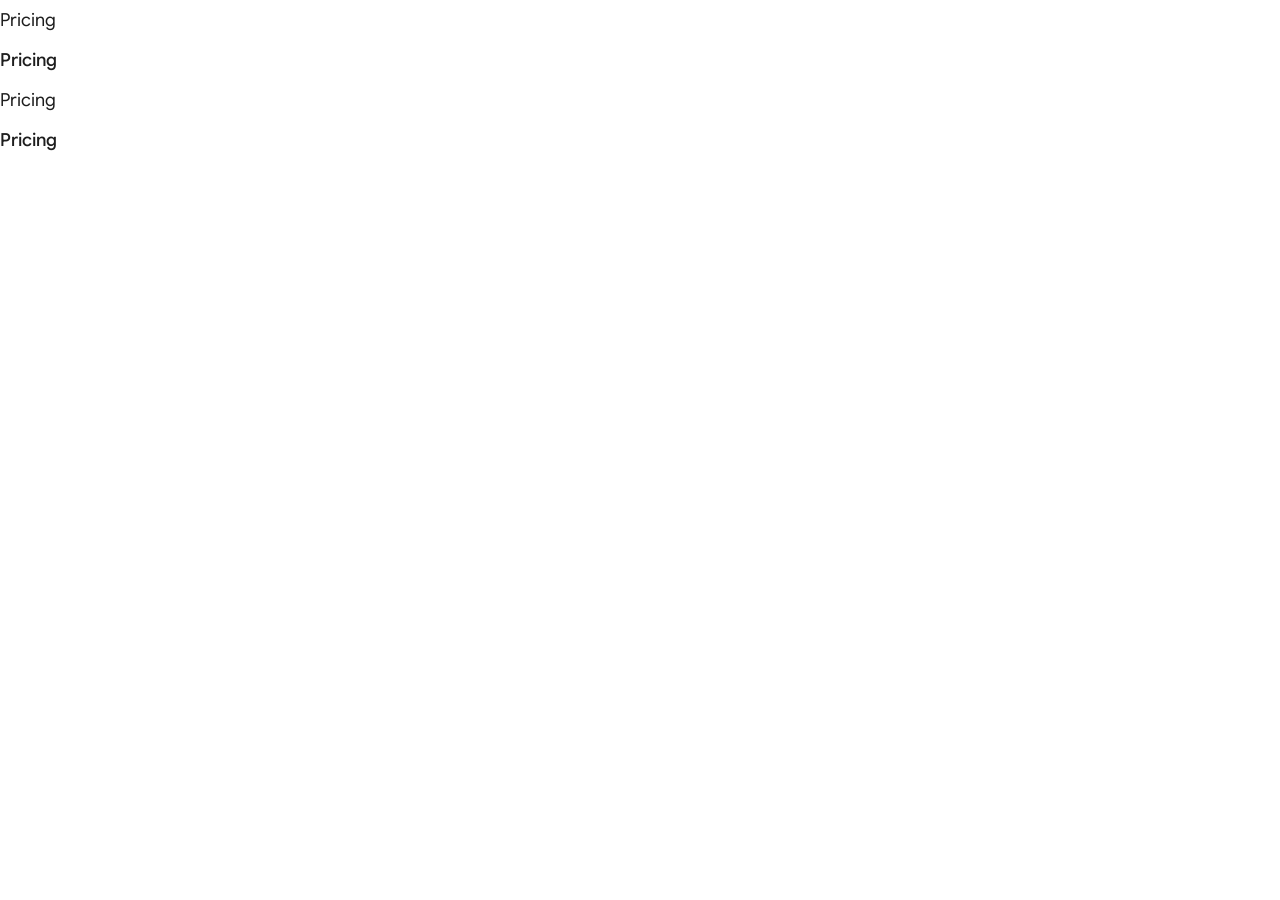
<file: _ft.html>
<!doctype html><html><head><style>
@font-face{font-family:GSFa;src:url('assets/fonts/google-sans-flex-latin.woff2') format('woff2');font-weight:400 700;font-style:normal}
@font-face{font-family:GSFb;src:url('assets/fonts/google-sans-flex-latin.woff2') format('woff2');font-weight:1 1000;font-style:normal}
</style></head><body style="margin:0;background:#fff">
<div id=a4 style="font-family:GSFa;font-size:18px;font-weight:400;line-height:40px;white-space:pre;color:#1e1e1e">Pricing</div>
<div id=a5 style="font-family:GSFa;font-size:18px;font-weight:500;line-height:40px;white-space:pre;color:#1e1e1e">Pricing</div>
<div id=b4 style="font-family:GSFb;font-size:18px;font-weight:400;line-height:40px;white-space:pre;color:#1e1e1e">Pricing</div>
<div id=b5 style="font-family:GSFb;font-size:18px;font-weight:500;line-height:40px;white-space:pre;color:#1e1e1e">Pricing</div>
</body></html>
</file>
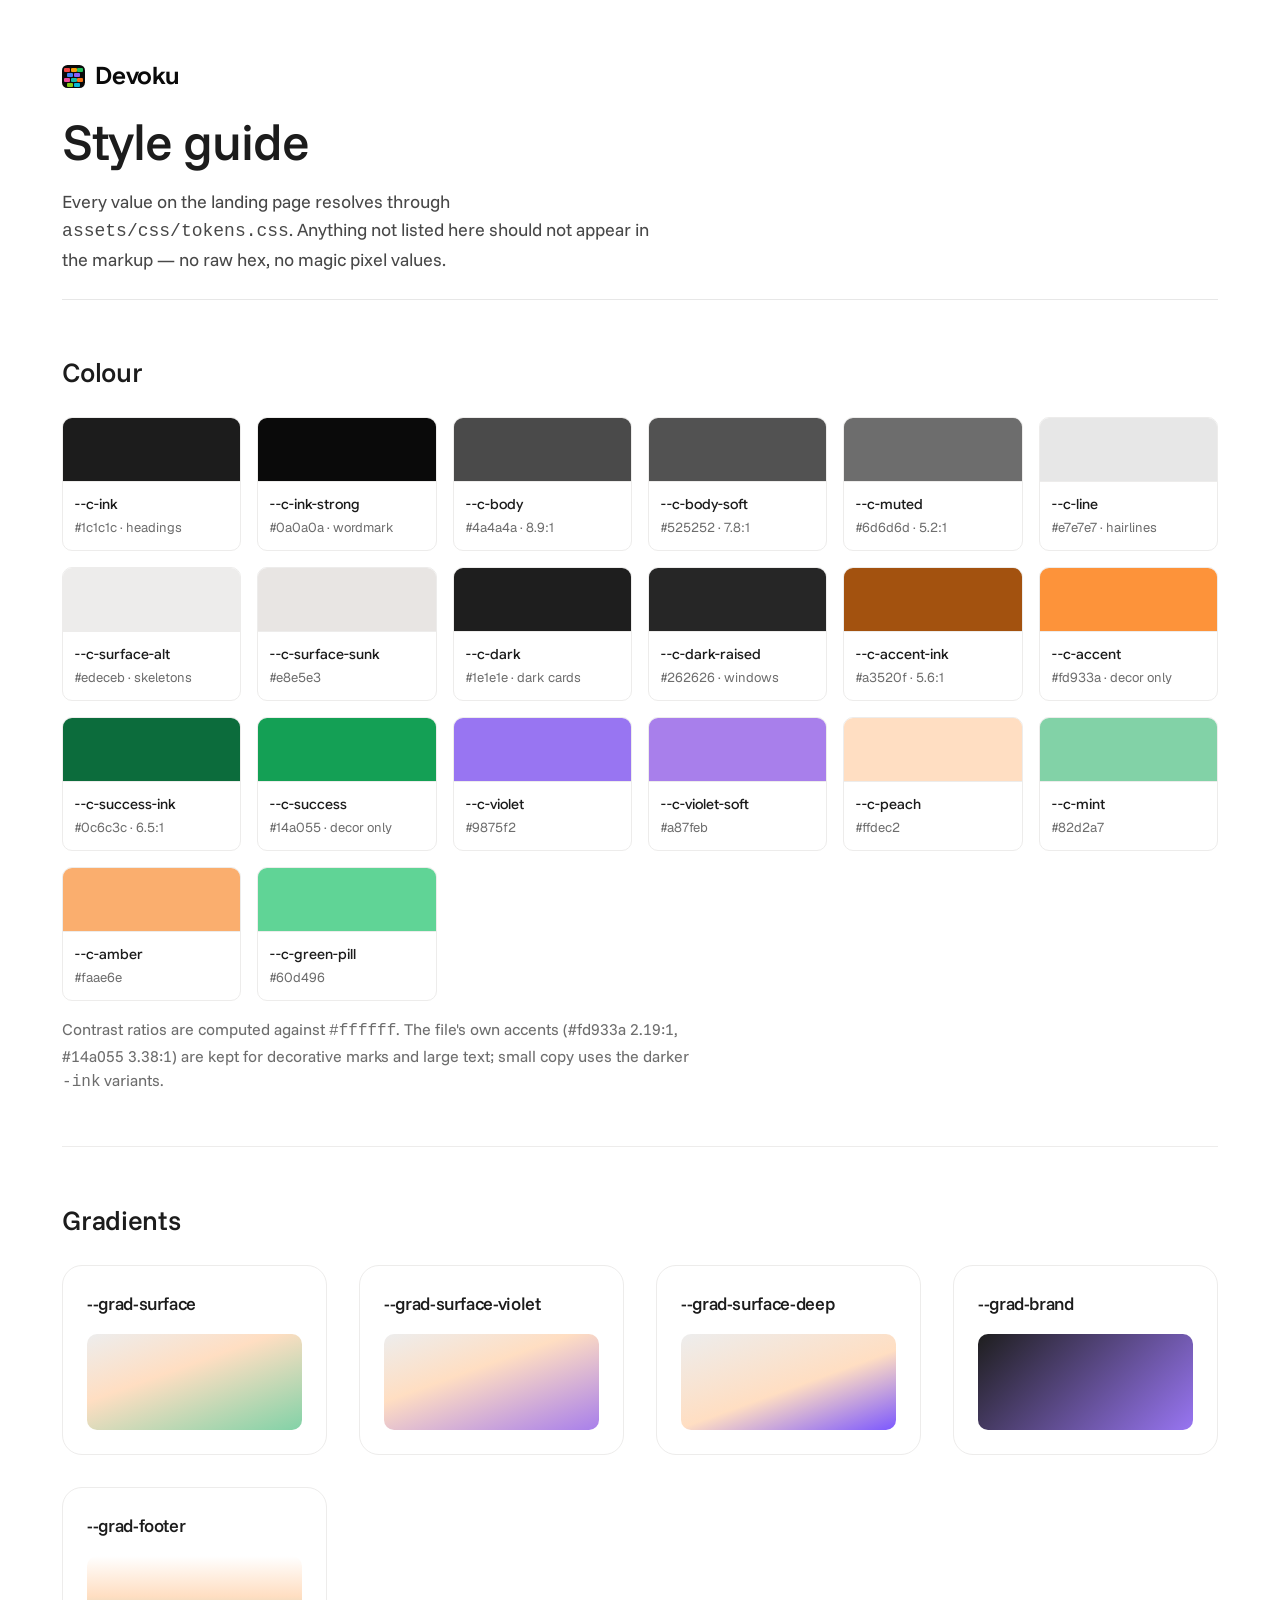
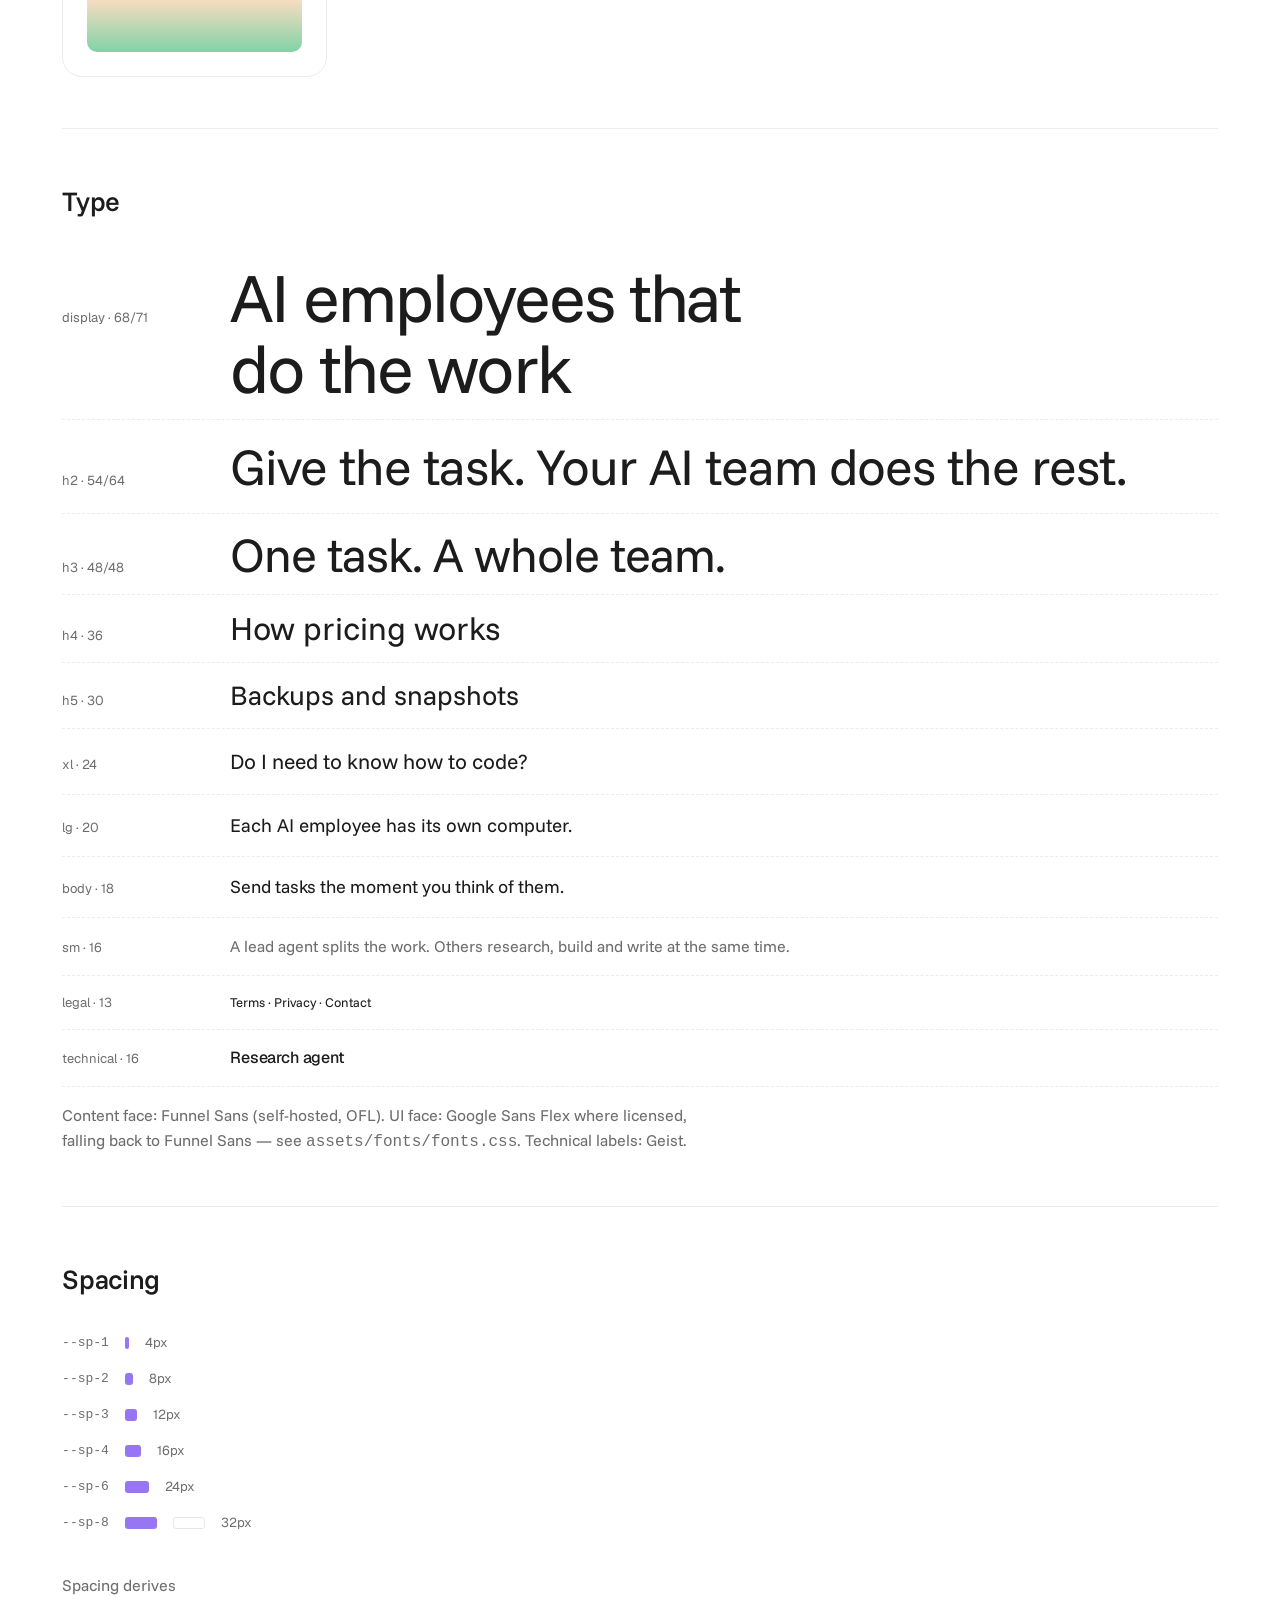
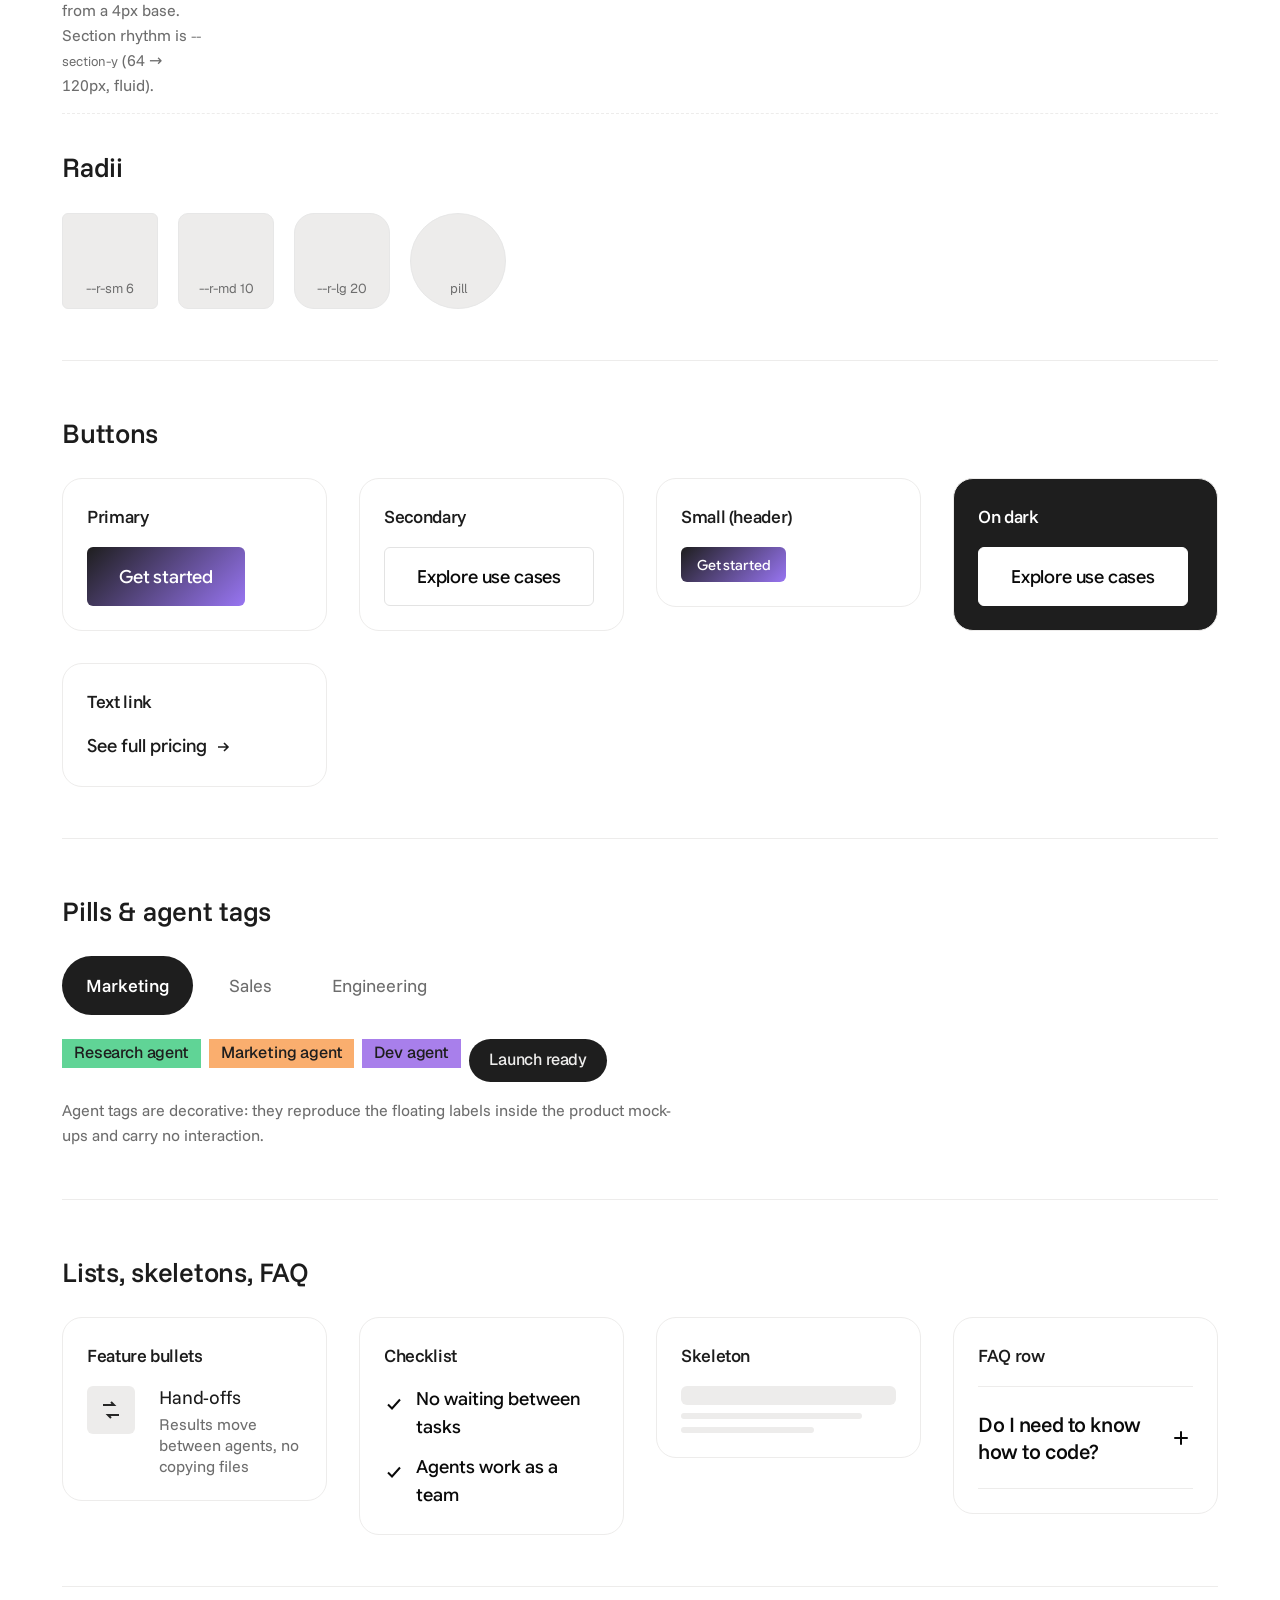
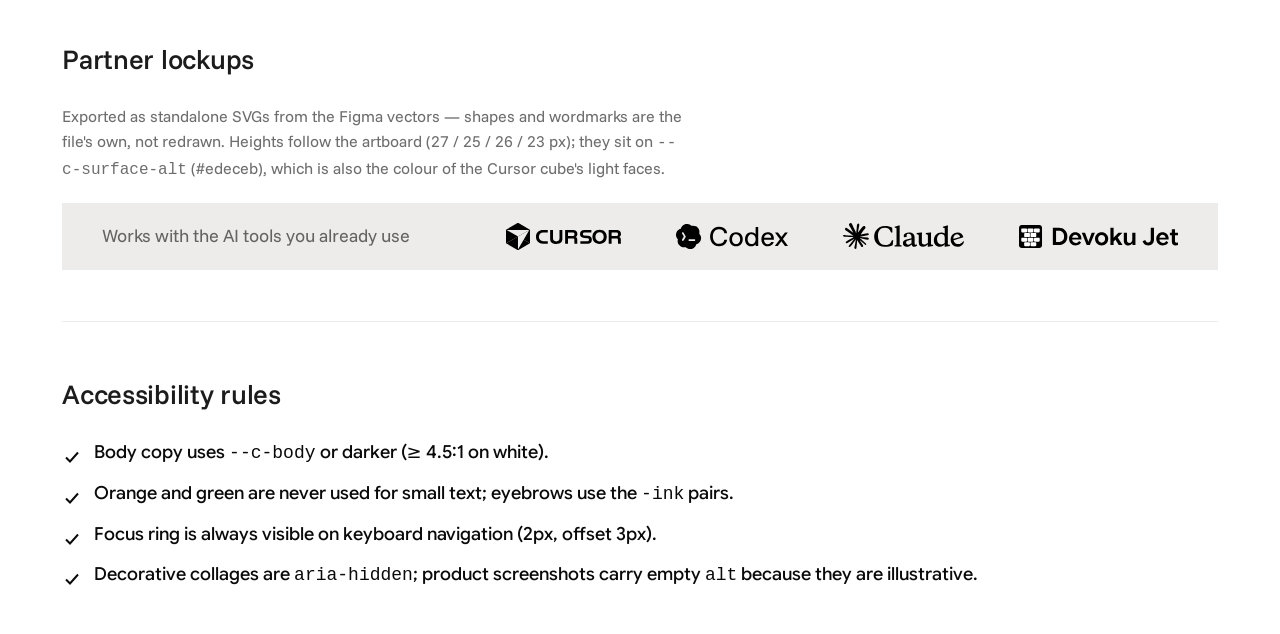
<file: styleguide.html>
<!DOCTYPE html>
<html lang="en">
<head>
  <meta charset="utf-8">
  <meta name="viewport" content="width=device-width, initial-scale=1">
  <title>Devoku — style guide</title>
  <meta name="robots" content="noindex">
  <link rel="icon" href="assets/img/favicon.svg" type="image/svg+xml">
  <link rel="stylesheet" href="assets/fonts/fonts.css">
  <link rel="stylesheet" href="assets/css/tokens.css">
  <link rel="stylesheet" href="assets/css/base.css">
  <link rel="stylesheet" href="assets/css/layout.css">
  <link rel="stylesheet" href="assets/css/components.css">
  <link rel="stylesheet" href="assets/css/sections.css">
  <style>
    .sg-head {
      padding-block: clamp(2rem, 5vw, 4rem) clamp(1rem, 2vw, 2rem);
      border-bottom: 1px solid var(--c-line);
    }
    .sg-head h1 {
      font-size: var(--fs-h2);
      font-weight: 500;
      letter-spacing: var(--ls-h2);
      line-height: var(--lh-h2);
      margin-top: var(--sp-4);
    }
    .sg-head p {
      margin-top: var(--sp-4);
      max-width: 60ch;
      color: var(--c-body);
    }
    .sg-block {
      padding-block: clamp(2rem, 4vw, 3.5rem);
      border-bottom: 1px solid var(--c-line-soft);
    }
    .sg-block > h2 {
      font-size: var(--fs-h5);
      font-weight: 500;
      letter-spacing: -0.01em;
      margin-bottom: var(--sp-6);
    }
    .sg-note {
      margin-top: var(--sp-4);
      max-width: 70ch;
      font-size: var(--fs-sm);
      color: var(--c-muted);
    }
    .swatches {
      display: grid;
      grid-template-columns: repeat(auto-fill, minmax(11rem, 1fr));
      gap: var(--sp-4);
    }
    .swatch {
      border: 1px solid var(--c-line-soft);
      border-radius: var(--r-md);
      overflow: hidden;
      font-family: var(--font-technical);
      font-size: var(--fs-2xs);
    }
    .swatch__chip {
      height: 64px;
      border-bottom: 1px solid var(--c-line-soft);
    }
    .swatch__meta {
      padding: var(--sp-3);
      display: grid;
      gap: 2px;
    }
    .swatch__meta b {
      font-weight: 500;
      font-family: var(--font-ui);
      font-size: var(--fs-xs);
    }
    .swatch__meta span {
      color: var(--c-muted);
    }
    .type-row {
      display: grid;
      grid-template-columns: 9rem 1fr;
      gap: var(--sp-6);
      align-items: baseline;
      padding-block: var(--sp-4);
      border-bottom: 1px dashed var(--c-line-soft);
    }
    .type-row:last-child {
      border-bottom: 0;
    }
    .type-row code {
      font-family: var(--font-technical);
      font-size: var(--fs-2xs);
      color: var(--c-muted);
    }
    .space-row {
      display: flex;
      align-items: center;
      gap: var(--sp-4);
      padding-block: var(--sp-2);
      font-family: var(--font-technical);
      font-size: var(--fs-2xs);
      color: var(--c-muted);
    }
    .space-bar {
      height: 12px;
      background: var(--c-violet);
      border-radius: 3px;
    }
    .radius-row {
      display: flex;
      gap: var(--sp-5);
      flex-wrap: wrap;
    }
    .radius-box {
      width: 96px;
      height: 96px;
      background: var(--c-surface-alt);
      border: 1px solid var(--c-line);
      display: grid;
      place-items: end center;
      padding-bottom: var(--sp-2);
      font-family: var(--font-technical);
      font-size: var(--fs-2xs);
      color: var(--c-muted);
    }
    .sg-grid {
      display: grid;
      gap: var(--sp-8);
      grid-template-columns: repeat(auto-fit, minmax(16rem, 1fr));
      align-items: start;
    }
    .sg-card {
      padding: var(--sp-6);
      border: 1px solid var(--c-line-soft);
      border-radius: var(--r-lg);
    }
    .sg-card h3 {
      font-size: var(--fs-md);
      font-weight: 500;
      margin-bottom: var(--sp-4);
    }
    .sg-swatch-row {
      display: flex;
      gap: var(--sp-2);
      flex-wrap: wrap;
    }
    @media (max-width: 640px) {
      .type-row {
        grid-template-columns: minmax(0, 1fr);
        gap: var(--sp-2);
      }
      .type-row p {
        overflow-wrap: anywhere;
      }
      .swatches {
        grid-template-columns: minmax(0, 1fr) minmax(0, 1fr);
      }
      .sg-head p,
      .sg-note {
        overflow-wrap: anywhere;
      }
    }
  </style>
</head>
<body>
  <main class="container">
    <header class="sg-head">
      <a class="logo-lockup" href="index.html" aria-label="Devoku — home">
        <svg viewBox="0 0 23 23" aria-hidden="true" focusable="false">
          <rect width="23" height="23" rx="5.5" fill="#0a0a0a"></rect>
          <rect x="2" y="3" width="6" height="4" rx="1" fill="#ef4444"></rect>
          <rect x="9" y="3" width="6" height="4" rx="1" fill="#f59e0b"></rect>
          <rect x="15" y="3" width="6" height="4" rx="1" fill="#22c55e"></rect>
          <rect x="5" y="8" width="6" height="4" rx="1" fill="#3b82f6"></rect>
          <rect x="12" y="8" width="6" height="4" rx="1" fill="#8b5cf6"></rect>
          <rect x="2" y="13" width="6" height="4" rx="1" fill="#ec4899"></rect>
          <rect x="9" y="13" width="6" height="4" rx="1" fill="#14b8a6"></rect>
          <rect x="15" y="13" width="6" height="4" rx="1" fill="#f97316"></rect>
          <rect x="5" y="18" width="6" height="4" rx="1" fill="#84cc16"></rect>
          <rect x="12" y="18" width="6" height="4" rx="1" fill="#06b6d4"></rect>
        </svg>
        <span>Devoku</span>
      </a>
      <h1>Style guide</h1>
      <p>Every value on the landing page resolves through <code>assets/css/tokens.css</code>. Anything not listed here should not appear in the markup — no raw hex, no magic pixel values.</p>
    </header>

    <section class="sg-block">
      <h2>Colour</h2>
      <div class="swatches">
        <div class="swatch"><div class="swatch__chip" style="background:#1c1c1c"></div><div class="swatch__meta"><b>--c-ink</b><span>#1c1c1c · headings</span></div></div>
        <div class="swatch"><div class="swatch__chip" style="background:#0a0a0a"></div><div class="swatch__meta"><b>--c-ink-strong</b><span>#0a0a0a · wordmark</span></div></div>
        <div class="swatch"><div class="swatch__chip" style="background:#4a4a4a"></div><div class="swatch__meta"><b>--c-body</b><span>#4a4a4a · 8.9:1</span></div></div>
        <div class="swatch"><div class="swatch__chip" style="background:#525252"></div><div class="swatch__meta"><b>--c-body-soft</b><span>#525252 · 7.8:1</span></div></div>
        <div class="swatch"><div class="swatch__chip" style="background:#6d6d6d"></div><div class="swatch__meta"><b>--c-muted</b><span>#6d6d6d · 5.2:1</span></div></div>
        <div class="swatch"><div class="swatch__chip" style="background:#e7e7e7"></div><div class="swatch__meta"><b>--c-line</b><span>#e7e7e7 · hairlines</span></div></div>
        <div class="swatch"><div class="swatch__chip" style="background:#edeceb"></div><div class="swatch__meta"><b>--c-surface-alt</b><span>#edeceb · skeletons</span></div></div>
        <div class="swatch"><div class="swatch__chip" style="background:#e8e5e3"></div><div class="swatch__meta"><b>--c-surface-sunk</b><span>#e8e5e3</span></div></div>
        <div class="swatch"><div class="swatch__chip" style="background:#1e1e1e"></div><div class="swatch__meta"><b>--c-dark</b><span>#1e1e1e · dark cards</span></div></div>
        <div class="swatch"><div class="swatch__chip" style="background:#262626"></div><div class="swatch__meta"><b>--c-dark-raised</b><span>#262626 · windows</span></div></div>
        <div class="swatch"><div class="swatch__chip" style="background:#a3520f"></div><div class="swatch__meta"><b>--c-accent-ink</b><span>#a3520f · 5.6:1</span></div></div>
        <div class="swatch"><div class="swatch__chip" style="background:#fd933a"></div><div class="swatch__meta"><b>--c-accent</b><span>#fd933a · decor only</span></div></div>
        <div class="swatch"><div class="swatch__chip" style="background:#0c6c3c"></div><div class="swatch__meta"><b>--c-success-ink</b><span>#0c6c3c · 6.5:1</span></div></div>
        <div class="swatch"><div class="swatch__chip" style="background:#14a055"></div><div class="swatch__meta"><b>--c-success</b><span>#14a055 · decor only</span></div></div>
        <div class="swatch"><div class="swatch__chip" style="background:#9875f2"></div><div class="swatch__meta"><b>--c-violet</b><span>#9875f2</span></div></div>
        <div class="swatch"><div class="swatch__chip" style="background:#a87feb"></div><div class="swatch__meta"><b>--c-violet-soft</b><span>#a87feb</span></div></div>
        <div class="swatch"><div class="swatch__chip" style="background:#ffdec2"></div><div class="swatch__meta"><b>--c-peach</b><span>#ffdec2</span></div></div>
        <div class="swatch"><div class="swatch__chip" style="background:#82d2a7"></div><div class="swatch__meta"><b>--c-mint</b><span>#82d2a7</span></div></div>
        <div class="swatch"><div class="swatch__chip" style="background:#faae6e"></div><div class="swatch__meta"><b>--c-amber</b><span>#faae6e</span></div></div>
        <div class="swatch"><div class="swatch__chip" style="background:#60d496"></div><div class="swatch__meta"><b>--c-green-pill</b><span>#60d496</span></div></div>
      </div>
      <p class="sg-note">Contrast ratios are computed against <code>#ffffff</code>. The file's own accents (#fd933a 2.19:1, #14a055 3.38:1) are kept for decorative marks and large text; small copy uses the darker <code>-ink</code> variants.</p>
    </section>

    <section class="sg-block">
      <h2>Gradients</h2>
      <div class="sg-grid">
        <div class="sg-card"><h3>--grad-surface</h3><div style="height:96px;border-radius:10px;background:var(--grad-surface)"></div></div>
        <div class="sg-card"><h3>--grad-surface-violet</h3><div style="height:96px;border-radius:10px;background:var(--grad-surface-violet)"></div></div>
        <div class="sg-card"><h3>--grad-surface-deep</h3><div style="height:96px;border-radius:10px;background:var(--grad-surface-deep)"></div></div>
        <div class="sg-card"><h3>--grad-brand</h3><div style="height:96px;border-radius:10px;background:var(--grad-brand)"></div></div>
        <div class="sg-card"><h3>--grad-footer</h3><div style="height:96px;border-radius:10px;background:var(--grad-footer)"></div></div>
      </div>
    </section>

    <section class="sg-block">
      <h2>Type</h2>
      <div class="type-row"><code>display · 68/71</code><p style="font-size:var(--fs-display);line-height:var(--lh-display);letter-spacing:var(--ls-display);max-width:16ch">AI employees that do the work</p></div>
      <div class="type-row"><code>h2 · 54/64</code><p style="font-size:var(--fs-h2);line-height:var(--lh-h2);letter-spacing:var(--ls-h2)">Give the task. Your AI team does the rest.</p></div>
      <div class="type-row"><code>h3 · 48/48</code><p style="font-size:var(--fs-h3);line-height:var(--lh-h3);letter-spacing:var(--ls-h3)">One task. A whole team.</p></div>
      <div class="type-row"><code>h4 · 36</code><p style="font-size:var(--fs-h4);line-height:var(--lh-h4)">How pricing works</p></div>
      <div class="type-row"><code>h5 · 30</code><p style="font-size:var(--fs-h5);line-height:1.2">Backups and snapshots</p></div>
      <div class="type-row"><code>xl · 24</code><p style="font-size:var(--fs-xl)">Do I need to know how to code?</p></div>
      <div class="type-row"><code>lg · 20</code><p style="font-size:var(--fs-lg)">Each AI employee has its own computer.</p></div>
      <div class="type-row"><code>body · 18</code><p style="font-size:var(--fs-md)">Send tasks the moment you think of them.</p></div>
      <div class="type-row"><code>sm · 16</code><p style="font-size:var(--fs-sm);color:var(--c-muted)">A lead agent splits the work. Others research, build and write at the same time.</p></div>
      <div class="type-row"><code>legal · 13</code><p style="font-size:var(--fs-2xs)">Terms · Privacy · Contact</p></div>
      <div class="type-row"><code>technical · 16</code><p class="t-technical">Research agent</p></div>
      <p class="sg-note">Content face: Funnel Sans (self-hosted, OFL). UI face: Google Sans Flex where licensed, falling back to Funnel Sans — see <code>assets/fonts/fonts.css</code>. Technical labels: Geist.</p>
    </section>

    <section class="sg-block">
      <h2>Spacing</h2>
      <div class="space-row"><code>--sp-1</code><div class="space-bar" style="width:var(--sp-1)"></div><span>4px</span></div>
      <div class="space-row"><code>--sp-2</code><div class="space-bar" style="width:var(--sp-2)"></div><span>8px</span></div>
      <div class="space-row"><code>--sp-3</code><div class="space-bar" style="width:var(--sp-3)"></div><span>12px</span></div>
      <div class="space-row"><code>--sp-4</code><div class="space-bar" style="width:var(--sp-4)"></div><span>16px</span></div>
      <div class="space-row"><code>--sp-6</code><div class="space-bar" style="width:var(--sp-6)"></div><span>24px</span></div>
      <div class="space-row"><code>--sp-8</code><div class="space-bar" style="width:var(--sp-8)"></div><div class="space-bar" style="width:var(--sp-8);background:#fff;border:1px solid var(--c-line)"></div><span>32px</span></div>
      <div class="type-row"><p class="sg-note">Spacing derives from a 4px base. Section rhythm is <code>--section-y</code> (64 → 120px, fluid).</p></div>
      <h2 style="margin-top:var(--sp-8)">Radii</h2>
      <div class="radius-row">
        <div class="radius-box" style="border-radius:var(--r-sm)">--r-sm 6</div>
        <div class="radius-box" style="border-radius:var(--r-md)">--r-md 10</div>
        <div class="radius-box" style="border-radius:var(--r-lg)">--r-lg 20</div>
        <div class="radius-box" style="border-radius:var(--r-pill)">pill</div>
      </div>
    </section>

    <section class="sg-block">
      <h2>Buttons</h2>
      <div class="sg-grid">
        <div class="sg-card">
          <h3>Primary</h3>
          <a class="btn btn--primary" href="#!">Get started</a>
        </div>
        <div class="sg-card">
          <h3>Secondary</h3>
          <a class="btn btn--secondary" href="#!">Explore use cases</a>
        </div>
        <div class="sg-card">
          <h3>Small (header)</h3>
          <a class="btn btn--primary btn--sm" href="#!">Get started</a>
        </div>
        <div class="sg-card" style="background:var(--c-dark)">
          <h3 style="color:#fff">On dark</h3>
          <a class="btn btn--on-dark" href="#!">Explore use cases</a>
        </div>
        <div class="sg-card">
          <h3>Text link</h3>
          <a class="link-arrow" href="#!">See full pricing
            <svg width="16" height="16" viewBox="0 0 16 16" fill="none" stroke="currentColor" stroke-width="1.6" aria-hidden="true"><path d="M3 8h10M9 4l4 4-4 4"/></svg>
          </a>
        </div>
      </div>
    </section>

    <section class="sg-block">
      <h2>Pills &amp; agent tags</h2>
      <div class="use-cases__filters">
        <span class="pill pill--active">Marketing</span>
        <span class="pill">Sales</span>
        <span class="pill">Engineering</span>
      </div>
      <div class="sg-swatch-row" style="margin-top:var(--sp-6)">
        <span class="agent-pill agent-pill--research">Research agent</span>
        <span class="agent-pill agent-pill--marketing">Marketing agent</span>
        <span class="agent-pill agent-pill--dev">Dev agent</span>
        <span class="agent-pill agent-pill--ready">Launch ready</span>
      </div>
      <p class="sg-note">Agent tags are decorative: they reproduce the floating labels inside the product mock-ups and carry no interaction.</p>
    </section>

    <section class="sg-block">
      <h2>Lists, skeletons, FAQ</h2>
      <div class="sg-grid">
        <div class="sg-card">
          <h3>Feature bullets</h3>
          <div class="feature">
            <span class="icon-box"><svg viewBox="0 0 24 24" fill="none" stroke="currentColor" stroke-width="2" aria-hidden="true"><path d="M4 7h11l-3-3M20 17H9l3 3"/></svg></span>
            <div><p class="feature__title">Hand-offs</p><p class="feature__text">Results move between agents, no copying files</p></div>
          </div>
        </div>
        <div class="sg-card">
          <h3>Checklist</h3>
          <ul class="checklist">
            <li class="checklist__item"><svg viewBox="0 0 20 20" fill="none" stroke="currentColor" stroke-width="2"><path d="M4 10.5 8 14.5 16 5.5"/></svg>No waiting between tasks</li>
            <li class="checklist__item"><svg viewBox="0 0 20 20" fill="none" stroke="currentColor" stroke-width="2"><path d="M4 10.5 8 14.5 16 5.5"/></svg>Agents work as a team</li>
          </ul>
        </div>
        <div class="sg-card">
          <h3>Skeleton</h3>
          <div class="skeleton">
            <span class="skeleton__bar skeleton__bar--head"></span>
            <span class="skeleton__bar skeleton__bar--mid"></span>
            <span class="skeleton__bar skeleton__bar--short"></span>
          </div>
        </div>
        <div class="sg-card">
          <h3>FAQ row</h3>
          <div class="faq">
            <details class="faq__item">
              <summary class="faq__summary">Do I need to know how to code?<span class="faq__icon" aria-hidden="true"></span></summary>
              <div class="faq__answer"><p>Answer copy pending.</p></div>
            </details>
          </div>
        </div>
      </div>
    </section>

    <section class="sg-block">
      <h2>Partner lockups</h2>
      <p class="sg-note">Exported as standalone SVGs from the Figma vectors — shapes and wordmarks are the file's own, not redrawn. Heights follow the artboard (27 / 25 / 26 / 23 px); they sit on <code>--c-surface-alt</code> (#edeceb), which is also the colour of the Cursor cube's light faces.</p>
      <div class="proof" style="max-width:1260px;margin-top:var(--sp-5)">
        <p class="proof__label">Works with the AI tools you already use</p>
        <ul class="proof__logos" aria-label="Supported tools">
          <li><img src="assets/img/logos/cursor.svg" alt="Cursor" width="115" height="27" style="--h:27px"></li>
          <li><img src="assets/img/logos/codex.svg" alt="Codex" width="112" height="25" style="--h:25px"></li>
          <li><img src="assets/img/logos/claude.svg" alt="Claude" width="121" height="26" style="--h:26px"></li>
          <li><img src="assets/img/logos/devoku-jet.svg" alt="Devoku Jet" width="159" height="23" style="--h:23px"></li>
        </ul>
      </div>
    </section>

    <section class="sg-block" style="border-bottom:0">
      <h2>Accessibility rules</h2>
      <ul class="checklist">
        <li class="checklist__item"><svg viewBox="0 0 20 20" fill="none" stroke="currentColor" stroke-width="2"><path d="M4 10.5 8 14.5 16 5.5"/></svg>Body copy uses <code>--c-body</code> or darker (≥ 4.5:1 on white).</li>
        <li class="checklist__item"><svg viewBox="0 0 20 20" fill="none" stroke="currentColor" stroke-width="2"><path d="M4 10.5 8 14.5 16 5.5"/></svg>Orange and green are never used for small text; eyebrows use the <code>-ink</code> pairs.</li>
        <li class="checklist__item"><svg viewBox="0 0 20 20" fill="none" stroke="currentColor" stroke-width="2"><path d="M4 10.5 8 14.5 16 5.5"/></svg>Focus ring is always visible on keyboard navigation (2px, offset 3px).</li>
        <li class="checklist__item"><svg viewBox="0 0 20 20" fill="none" stroke="currentColor" stroke-width="2"><path d="M4 10.5 8 14.5 16 5.5"/></svg>Decorative collages are <code>aria-hidden</code>; product screenshots carry empty <code>alt</code> because they are illustrative.</li>
      </ul>
    </section>
  </main>
</body>
</html>
</file>
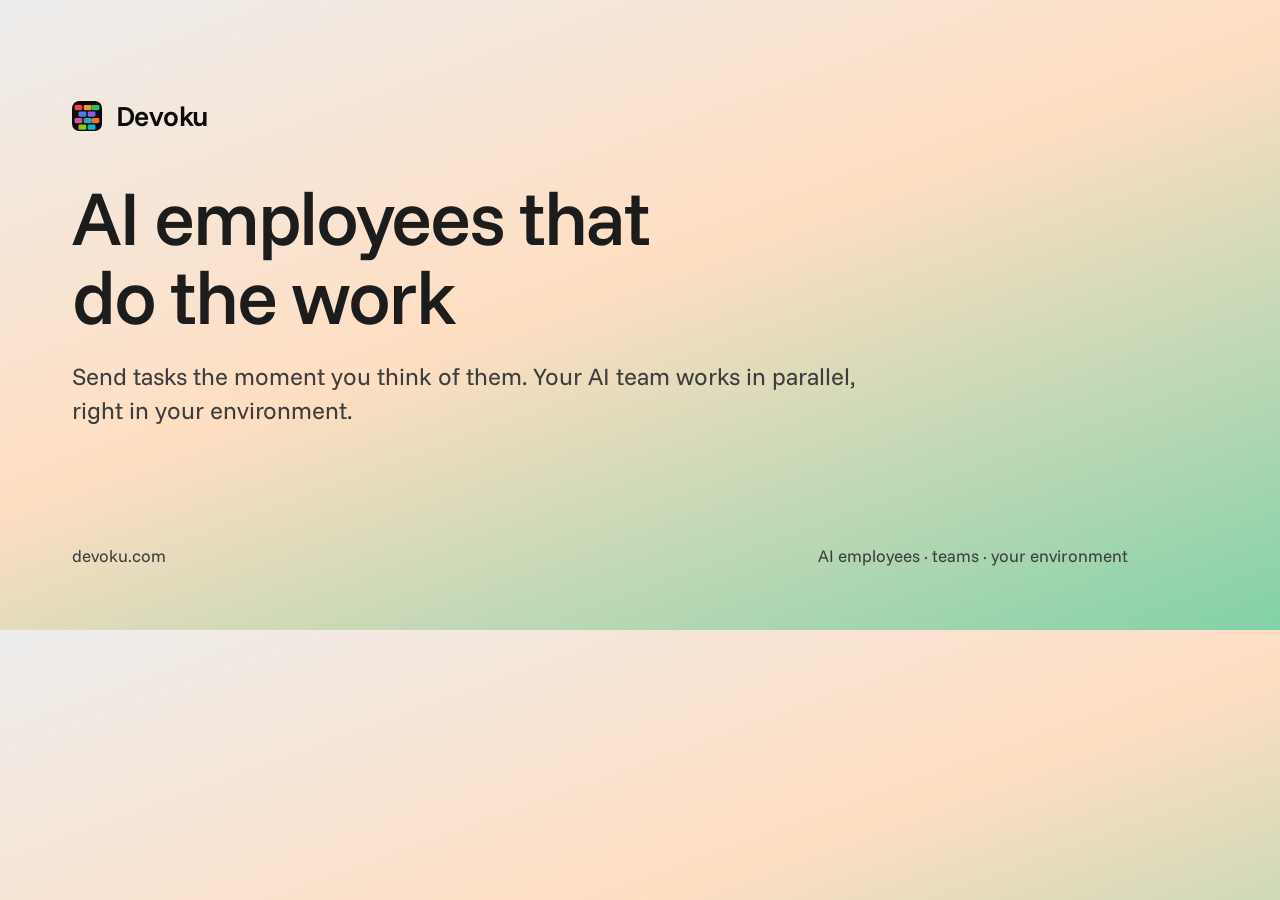
<file: tools/og-card.html>
<!DOCTYPE html>
<html lang="en">
<head>
  <meta charset="utf-8">
  <title>Devoku — social card</title>
  <style>
    @font-face {
      font-family: 'Funnel Sans';
      font-style: normal;
      font-weight: 300 800;
      src: url('../assets/fonts/funnel-sans-latin.woff2') format('woff2');
    }
    * { box-sizing: border-box; margin: 0; }
    body {
      width: 1200px;
      height: 630px;
      display: grid;
      grid-template-rows: 1fr auto;
      padding: 72px 72px 64px;
      background: linear-gradient(160deg, #ededed 0%, #ffdec2 46%, #82d2a7 100%);
      font-family: 'Funnel Sans', sans-serif;
      color: #1c1c1c;
      overflow: hidden;
    }
    .brand {
      display: inline-flex;
      align-items: center;
      gap: 14px;
      font-size: 30px;
      font-weight: 600;
      letter-spacing: -0.02em;
      color: #0a0a0a;
    }
    h1 {
      margin-top: 40px;
      font-size: 76px;
      line-height: 1.04;
      letter-spacing: -0.03em;
      font-weight: 500;
      max-width: 15ch;
    }
    p {
      margin-top: 24px;
      max-width: 34em;
      font-size: 24px;
      line-height: 1.45;
      color: #3d3d3d;
    }
    .foot {
      display: flex;
      align-items: center;
      justify-content: space-between;
      font-family: 'Funnel Sans', sans-serif;
      font-size: 17px;
      color: #3f3f3f;
    }
  </style>
</head>
<body>
  <div>
    <p class="logo-line" style="display:flex;align-items:center;gap:14px;font-size:28px;font-weight:600;letter-spacing:-0.02em;color:#0a0a0a">
      <svg width="30" height="30" viewBox="0 0 23 23" aria-hidden="true">
        <rect width="23" height="23" rx="5.5" fill="#0a0a0a"/>
        <rect x="2" y="3" width="6" height="4" rx="1" fill="#ef4444"/>
        <rect x="9" y="3" width="6" height="4" rx="1" fill="#f59e0b"/>
        <rect x="15" y="3" width="6" height="4" rx="1" fill="#22c55e"/>
        <rect x="5" y="8" width="6" height="4" rx="1" fill="#3b82f6"/>
        <rect x="12" y="8" width="6" height="4" rx="1" fill="#8b5cf6"/>
        <rect x="2" y="13" width="6" height="4" rx="1" fill="#ec4899"/>
        <rect x="9" y="13" width="6" height="4" rx="1" fill="#14b8a6"/>
        <rect x="15" y="13" width="6" height="4" rx="1" fill="#f97316"/>
        <rect x="5" y="18" width="6" height="4" rx="1" fill="#84cc16"/>
        <rect x="12" y="18" width="6" height="4" rx="1" fill="#06b6d4"/>
      </svg>
      Devoku
    </p>
    <h1>AI employees that do the work</h1>
    <p>Send tasks the moment you think of them. Your AI team works in parallel, right in your environment.</p>
  </div>
  <div class="foot">
    <span>devoku.com</span>
    <span>AI employees · teams · your environment</span>
  </div>
</body>
</html>
</file>
<file: assets/fonts/fonts.css>
@font-face {
  font-family: 'Funnel Sans';
  font-style: normal;
  font-weight: 300 800;
  font-display: swap;
  src: url('../fonts/funnel-sans-latin.woff2') format('woff2');
  unicode-range: U+0000-00FF, U+0131, U+0152-0153, U+02BB-02BC, U+02C6, U+02DA, U+02DC,
    U+0304, U+0308, U+0329, U+2000-206F, U+20AC, U+2122, U+2191, U+2193, U+2212, U+2215,
    U+FEFF, U+FFFD;
}

@font-face {
  font-family: 'Funnel Sans';
  font-style: normal;
  font-weight: 300 800;
  font-display: swap;
  src: url('../fonts/funnel-sans-latin-ext.woff2') format('woff2');
  unicode-range: U+0100-02BA, U+02BD-02C5, U+02C7-02CC, U+02CE-02D7, U+02DD-02FF, U+0304,
    U+0308, U+0329, U+1D00-1DBF, U+1E00-1E9F, U+1EF2-1EFF, U+2020, U+20A0-20AB, U+20AD-20C4,
    U+2113, U+2C60-2C7F, U+A720-A7FF;
}

@font-face {
  font-family: 'Geist';
  font-style: normal;
  font-weight: 400 600;
  font-display: swap;
  src: url('../fonts/geist-latin.woff2') format('woff2');
  unicode-range: U+0000-00FF, U+0131, U+0152-0153, U+02BB-02BC, U+02C6, U+02DA, U+02DC,
    U+0304, U+0308, U+0329, U+2000-206F, U+20AC, U+2122, U+2191, U+2193, U+2212, U+2215,
    U+FEFF, U+FFFD;
}

/* Google Sans Flex — SIL Open Font License 1.1, published on Google Fonts
   (github.com/googlefonts/googlesans-flex). Self-hosted, variable 400-700. */
@font-face {
  font-family: 'Google Sans Flex';
  font-style: normal;
  font-weight: 400 700;
  font-stretch: 100%;
  font-display: swap;
  src: url('../fonts/google-sans-flex-latin.woff2') format('woff2');
  unicode-range: U+0000-00FF, U+0131, U+0152-0153, U+02BB-02BC, U+02C6, U+02DA, U+02DC,
    U+0304, U+0308, U+0329, U+2000-206F, U+20AC, U+2122, U+2191, U+2193, U+2212, U+2215,
    U+FEFF, U+FFFD;
}
</file>
<file: assets/css/fig.css>
/* generated by work/gen.py — do not edit by hand */
.fig-body{margin:0;background:#fff;color:#0a0a0a}
.fig-stage{display:flex;flex-direction:column;align-items:center;width:100%;
  overflow:hidden}
.fig-f{position:relative;overflow:visible;background:#fff;flex:none;
  font-family:'Funnel Sans',system-ui,-apple-system,sans-serif;
  text-rendering:geometricPrecision;-webkit-font-smoothing:antialiased;
  transform-origin:top center;margin:0 auto}
/* the artboard clips its own content */
.fig-clip{position:absolute;left:0;top:0;width:100%;height:100%;
  overflow:hidden}
/* mirrored copies of full-width bands, sitting outside the artboard edges so the
   bands still reach both sides of a screen wider than the frame. The stage clips
   them, which is what keeps the page free of horizontal scroll. */
.fig-m{position:absolute;margin:0;padding:0;border:0;pointer-events:none}
.fig-f[data-bp]{display:none}
.fig-s{position:absolute}
.fig-t,.fig-b,.fig-i{position:absolute;margin:0;padding:0;border:0}
.fig-t{display:block;margin:0}
/* Copy always sits above the scenery it was designed on. Sections are emitted
   top to bottom, so a full-bleed gradient whose group starts a few px lower on
   the canvas lands *after* the paragraph it is meant to sit behind, and that
   paragraph washes out under the panel (the mobile/tablet footer copy was
   painting at 159 grey instead of 82). Lifting text one layer fixes the order
   without moving any block, so gradients keep painting where they always did. */
.fig-t{z-index:1}
/* The social icons are transparent PNGs that have to sit over the footer
   panel: the panel crop is cut from a render that still had the pasted
   strip in it, and that strip is now erased, so without a stacking order
   of their own the icons would be painted under the panel. */
.fig-icon{z-index:1}
/* ...and anything the visitor can press stays above that copy, otherwise the
   label swallows the click meant for its invisible hit area. */
.fig-hit,.faq-btn,.jobs-tab{z-index:2}
html{scroll-behavior:smooth}
@media (prefers-reduced-motion:reduce){html{scroll-behavior:auto}}
.fig-a{color:inherit;text-decoration:none}
.fig-a:hover{text-decoration:underline;text-underline-offset:3px;
  text-decoration-thickness:1px}
.fig-a:focus-visible{outline:3px solid #2a6cf6;outline-offset:3px;border-radius:2px}
.fig-hit{position:absolute;display:block;background:transparent}
/* No hover tint for now: the brief is that a button keeps its own paint on
   hover, so nothing here changes colour or adds a ring. */
.fig-hit:focus-visible{outline:3px solid #2a6cf6;outline-offset:3px}
.fig-i{display:block;max-width:none}
/* --- FAQ accordion -------------------------------------------------------
   The rows keep Figma's geometry: a fixed-height header button per row, the
   question pinned inside it, the rule drawn as a hairline above each row. The
   answer sits in the row's own flow, so opening it pushes the rest of the page
   down instead of covering it. */
.faq{position:absolute;font-family:'Funnel Sans',system-ui,sans-serif}
.faq-item{position:relative}
/* Figma hangs each rule one pixel above the row's y, so draw it there rather
   than on the row edge: bottom:100% lands it exactly on the reference row. */
.faq-item::before{content:"";position:absolute;left:0;right:0;bottom:100%;height:1px;
  background:#edeceb;pointer-events:none}
.faq[data-rule="1"]::after{content:"";position:absolute;left:0;right:0;bottom:0;
  height:1px;background:#edeceb;pointer-events:none}
.faq-h{margin:0;padding:0;font:inherit;display:block}
.faq-btn{position:relative;display:block;width:100%;margin:0;padding:0;border:0;
  background:none;text-align:left;font:inherit;color:inherit;cursor:pointer;
  -webkit-appearance:none;appearance:none}
.faq-btn:focus{outline:none}
.faq-btn:focus-visible{outline:3px solid #2a6cf6;outline-offset:-1px}
.faq-q{position:absolute;left:0;display:block;transition:opacity .15s ease}
.faq-btn:hover .faq-q{opacity:.68}
.faq-ic{position:absolute;width:24px;height:24px;pointer-events:none}
.faq-ic::before,.faq-ic::after{content:"";position:absolute;left:50%;top:50%;
  background:#000;transform:translate(-50%,-50%)}
.faq-ic::before{width:14px;height:1.5px}
.faq-ic::after{width:1.5px;height:14px;
  transition:transform .3s cubic-bezier(.25,.7,.3,1),opacity .2s linear}
.faq-item[data-open="true"] .faq-ic::after{transform:translate(-50%,-50%) scaleY(0);
  opacity:0}
.faq-p{height:0;overflow:hidden;
  transition:height .34s cubic-bezier(.25,.7,.3,1)}
.faq-pin{max-width:560px;padding:14px 0 26px;color:#6d6d6d;
  font-size:16px;line-height:26px}
.faq-pin p{margin:0 0 10px}
.faq-pin p:last-child{margin-bottom:0}
.faq-pin a{color:#1d1d1d;text-decoration:underline;text-underline-offset:3px}
/* rows below the open answer move with it, not after it */
.fig-s,.fig-m{transition:transform .34s cubic-bezier(.25,.7,.3,1)}
@media (prefers-reduced-motion:reduce){
  .faq-p,.faq-ic,.faq-ic::after,.faq-q{transition:none}}

/* --- brand strip: the logos loop continuously ---------------------------
   Figma draws four lockups cropped by the artboard edge. The strip is a
   marquee: two identical sequences on one track, travelling exactly one
   sequence per cycle, so the row never shows a seam. Hover, keyboard focus or
   a reduce-motion preference stops it. */
.brands{position:absolute;overflow:hidden;opacity:.5}
.brands-track{display:flex;width:max-content;height:100%;
  animation:brands-loop var(--brand-dur,17s) linear infinite}
.brands-seq{position:relative;flex:0 0 auto}
.brands-seq img{position:absolute;max-width:none}
@keyframes brands-loop{
  from{transform:translate3d(0,0,0)}
  to{transform:translate3d(-50%,0,0)}}
/* --- sign-in dialog -----------------------------------------------------
   Opened by every "Get started" action. The design has no auth screen, so the
   card borrows the hero's own split: the gradient brand panel on the left
   exactly as the hero draws it (wordmark top-left, centred headline), and the
   form on the right where the hero puts the product window. Native <dialog>,
   so the page greys through ::backdrop and focus trapping is the platform's. */
.auth{position:fixed;inset:0;margin:auto;padding:0;border:0;background:transparent;
  width:min(984px,calc(100vw - 32px));max-height:calc(100vh - 32px);
  overflow:auto;overscroll-behavior:contain;border-radius:24px}
.auth::backdrop{background:rgba(24,24,26,.5)}
.auth[open]{animation:auth-in .24s cubic-bezier(.2,.7,.3,1)}
.auth[open]::backdrop{animation:auth-fade .24s ease}
@keyframes auth-in{from{opacity:0;transform:translateY(10px) scale(.988)}
  to{opacity:1;transform:none}}
@keyframes auth-fade{from{opacity:0}to{opacity:1}}
.auth-card{position:relative;overflow-x:hidden;display:grid;grid-template-columns:46% 1fr;
  min-height:566px;background:#fff;border-radius:24px;overflow:hidden;
  box-shadow:0 40px 90px -34px rgba(18,16,28,.55),0 2px 8px rgba(18,16,28,.10);
  font-family:'Funnel Sans',system-ui,sans-serif;color:#1c1c1c}
/* The gradient is sampled from the hero art: near-white at the top, warm peach
   through the middle, violet in the bottom-right corner. */
.auth-brand{position:relative;display:flex;flex-direction:column;padding:24px 26px 30px;
  background:linear-gradient(162deg,#ededed 0%,#ededed 22%,#efeae6 32%,#f2e7dc 40%,
    #f5e4d5 48%,#f6e2cf 56%,#f8dfc7 64%,#e4c9cc 72%,#cfb3d4 80%,#b89cdb 88%,#a98fe6 94%,#9a7de6 100%)}
.auth-mark{margin:0;font-family:'Google Sans Flex',system-ui,sans-serif;
  font-size:28px;font-weight:600;letter-spacing:-.01em;color:#1c1c1c}
.auth-tag{margin:auto 0;padding:26px 0;text-align:center;font-size:46px;line-height:51px;
  font-weight:500;letter-spacing:-.03em;color:#181818}
.auth-tag span{display:block}
.auth-panel{position:relative;display:flex;flex-direction:column;justify-content:center;
  padding:46px 50px 42px;background:#fff}
.auth-x{position:absolute;top:12px;right:12px;z-index:3;width:34px;height:34px;
  display:flex;align-items:center;justify-content:center;padding:0;cursor:pointer;
  border:1px solid rgba(24,24,26,.10);border-radius:50%;
  background:rgba(255,255,255,.84);color:#3a3a3a;
  transition:background .15s ease,color .15s ease,border-color .15s ease}
.auth-x:hover{background:#1e1e1e;border-color:#1e1e1e;color:#fff}
.auth-x:focus-visible{outline:3px solid #2a6cf6;outline-offset:2px}
.auth-title{margin:0 0 8px;font-size:27px;line-height:34px;font-weight:500;
  letter-spacing:-.02em;color:#1c1c1c}
.auth-sub{margin:0 0 24px;font-size:15px;line-height:22px;color:#6d6d6d}
.auth-form{display:flex;flex-direction:column;gap:14px}
.auth-field{display:flex;flex-direction:column;gap:6px}
.auth-lbl{font-size:13px;line-height:18px;font-weight:500;color:#4a4a4a}
.auth-in{box-sizing:border-box;height:48px;padding:0 15px;border:1px solid #e3e3e3;border-radius:12px;
  background:#fff;color:#1c1c1c;font:inherit;font-size:15px;width:100%;
  transition:border-color .15s ease,box-shadow .15s ease}
.auth-in::placeholder{color:#a3a3a3}
.auth-in:hover{border-color:#cfcfcf}
.auth-in:focus{outline:none;border-color:#1e1e1e;box-shadow:0 0 0 3px rgba(30,30,30,.10)}
.auth-in[aria-invalid="true"]{border-color:#c8442f;box-shadow:0 0 0 3px rgba(200,68,47,.12)}
.auth-actions{display:flex;flex-direction:column;gap:10px;margin-top:8px}
.auth-btn{box-sizing:border-box;width:100%;height:50px;border-radius:50px;border:1px solid transparent;
  font-family:'Google Sans Flex',system-ui,sans-serif;font-size:15px;font-weight:500;
  cursor:pointer;transition:background .16s ease,color .16s ease,border-color .16s ease,transform .16s ease}
.auth-btn:active{transform:translateY(1px)}
.auth-btn:focus-visible{outline:3px solid #2a6cf6;outline-offset:2px}
.auth-btn-primary{background:#1e1e1e;color:#fff}
.auth-btn-primary:hover{background:#332f45}
.auth-btn-ghost{background:#fff;color:#1c1c1c;border-color:#dcdcdc}
.auth-btn-ghost:hover{background:#f6f5f4;border-color:#c9c9c9}
.auth-note{margin:2px 0 0;min-height:18px;font-size:13px;line-height:18px;color:#6d6d6d}
.auth-note[data-state="error"]{color:#c8442f}
.auth-legal{margin:20px 0 0;font-size:12.5px;line-height:18px;color:#8a8a8a}
.auth-legal a{color:#1c1c1c;text-decoration:underline;text-underline-offset:2px}
html.auth-open{overflow:hidden}
@media (prefers-reduced-motion:reduce){
  .auth[open],.auth[open]::backdrop{animation:none}}
/* Narrow screens stack: the brand panel becomes a short banner above the form. */
@media (max-width:860px){
  .auth{width:min(520px,calc(100vw - 20px));max-height:calc(100vh - 20px)}
  .auth-card{grid-template-columns:1fr;min-height:0}
  .auth-brand{padding:20px 24px 24px}
  .auth-mark{font-size:19px;padding-right:52px}
  .auth-tag{margin:14px 0 0;padding:0;text-align:left;font-size:23px;line-height:28px;max-width:20ch}
  .auth-tag span{display:inline}
  .auth-panel{padding:26px 24px 30px;justify-content:flex-start}
  .auth-title{font-size:23px;line-height:29px}
  .auth-sub{margin-bottom:20px;font-size:14.5px;line-height:21px}}
@media (max-width:420px){
  .auth-actions{gap:8px}
  .auth-btn{height:48px}
  .auth-panel{padding:24px 20px 26px}}

@media (prefers-reduced-motion:reduce){
  .brands-track{animation:none}}

/* --- job examples: category tabs ----------------------------------------
   Five pill buttons exactly where Figma draws them, carrying the card's copy
   with them. A tab wipes to the site's dark-to-violet gradient on hover and
   focus, with a light pass across it; the selected one keeps the design's
   black pill. On a phone the row is
   wider than the screen, so it scrolls sideways instead of wrapping. */
.jobs-tabs{position:absolute;display:block;overscroll-behavior-x:contain;
  scrollbar-width:none;-ms-overflow-style:none}
.jobs-tabs::-webkit-scrollbar{display:none;width:0;height:0}
.jobs-tabspace{position:absolute;top:0;width:24px;height:1px}
.jobs-tab{position:absolute;display:flex;align-items:center;justify-content:center;
  margin:0;padding:0;border:0;background:#fff;color:#919191;cursor:pointer;
  font:inherit;-webkit-appearance:none;appearance:none;
  transition:color .22s ease,-webkit-text-fill-color .22s ease}
.jobs-lbl{position:relative;z-index:0}
/* The fill sweeps in from the left edge as a wipe rather than a fade, and a
   soft light pass crosses it once the wipe has landed. Same scheme as the
   Get started button: near-black top left through to the violet bottom right. */
.jobs-fill{position:absolute;inset:0;z-index:1;display:flex;align-items:center;
  justify-content:center;border-radius:inherit;overflow:hidden;pointer-events:none;
  background:linear-gradient(112deg,#1a1a1a 0%,#26232b 26%,#372f4d 55%,
    #4a3f6c 80%,#5f5290 100%);
  clip-path:inset(0 100% 0 0);
  transition:clip-path .19s cubic-bezier(.4,0,.2,1)}
.jobs-fill>span{color:#fff}
.jobs-tab:hover .jobs-fill,.jobs-tab:focus-visible .jobs-fill{
  clip-path:inset(0 0 0 0);
  transition:clip-path .44s cubic-bezier(.34,.03,.2,1)}
.jobs-fill::after{content:"";position:absolute;inset:-50% -25%;opacity:0;
  background:linear-gradient(100deg,transparent 34%,rgba(255,255,255,.30) 50%,transparent 66%);
  transform:translateX(-72%)}
.jobs-tab:hover .jobs-fill::after,.jobs-tab:focus-visible .jobs-fill::after{
  animation:jobs-sheen .62s .13s cubic-bezier(.32,0,.2,1) both}
@keyframes jobs-sheen{
  0%{transform:translateX(-72%);opacity:0}
  30%{opacity:1}
  100%{transform:translateX(72%);opacity:0}}
.jobs-tab[aria-selected="true"]{color:#fff}
.jobs-tab[aria-selected="true"]{background:#1e1e1e;font-weight:500}
.jobs-tab:focus{outline:none}
.jobs-tab:focus-visible{outline:3px solid #2a6cf6;outline-offset:2px}
.jobs-copy{position:absolute;transition:opacity .16s ease}
.jobs-copy.is-out{opacity:0}
.jobs-label,.jobs-title,.jobs-desc{position:absolute;display:block;margin:0}
.jobs-desc ol,.jobs-desc li{margin:0;padding:0;list-style:none}
.jobs-title{white-space:pre-wrap}
.jobs-desc{white-space:pre-wrap}
@media (prefers-reduced-motion:reduce){
  .jobs-tab,.jobs-fill,.jobs-copy{transition:none}
  .jobs-fill::after{animation:none;opacity:0}}
.jobs-tab>span{font-weight:400}
.jobs-tab[aria-selected="true"]>span{font-weight:500}

.fig-skip{position:absolute;left:-9999px;top:0;background:#0a0a0a;color:#fff;
  padding:10px 16px;z-index:99}


.fig-skip:focus{left:8px;top:8px}
@media (max-width:479px){.fig-f[data-bp="mobile"]{display:block}}
@media (min-width:480px) and (max-width:1023px){.fig-f[data-bp="tablet"]{display:block}}
@media (min-width:1024px){.fig-f[data-bp="desktop"]{display:block}}
/* Between breakpoints the artboard is scaled to the viewport by assets/js/fit.js
   so nothing reflows and nothing is clipped. Without JS it scrolls instead. */
/* Google Sans Flex is not redistributable; the design only uses it for small
   labels (nav, buttons, wordmark). Funnel Sans stands in until the licensed
   files are dropped into assets/fonts/ and fonts.css is enabled. */
</file>
<file: assets/css/hero2.css>
/* v2's header + hero, lifted out of the Astro build for the v1 phone frame.
   Generated by work/v1_mobile_hero.py - do not edit by hand. */
.hero2{display:none;position:relative;z-index:3;background:#fff;width:100%}
@media (max-width:479px){.hero2{display:block}}
.hero2 *,.hero2 *::before,.hero2 *::after{box-sizing:border-box}
/* The slice of Tailwind's preflight these two components lean on. v2 gets it
   for free; without it every link inside the header - the Devoku wordmark
   included - falls back to the browser's default link blue (#0000ee). */
.hero2 a{color:inherit;text-decoration:none}
.hero2 button{font:inherit;color:inherit;background:none;border:0;padding:0;margin:0}
.hero2 img{max-width:100%}
/* v1's body has no line-height of its own, so the artwork's inline image sat on
   a baseline strut and made the hero 5px taller than v2's. */
.hero2{line-height:1.5;color:var(--color-ink)}
.hero2 .hero__art img{display:block}
@layer theme{:root,:host{--font-sans:-apple-system, BlinkMacSystemFont, "Segoe UI", Roboto, "Helvetica Neue", "Noto Sans", Arial, sans-serif, "Apple Color Emoji", "Segoe UI Emoji", "Segoe UI Symbol", "Noto Color Emoji";--font-mono:ui-monospace, SFMono-Regular, Menlo, Monaco, Consolas, "Liberation Mono", "Courier New", monospace;--default-transition-duration:.15s;--default-transition-timing-function:cubic-bezier(.4, 0, .2, 1);--default-font-family:var(--font-sans);--default-mono-font-family:var(--font-mono);--color-ink:#1d1d1d;--color-body:#525252;--color-hairline:#e3e3e3;--font-display:"Funnel Sans", ui-sans-serif, system-ui, -apple-system, "Segoe UI", sans-serif;--font-ui:"Google Sans Flex", "Funnel Sans", ui-sans-serif, system-ui, sans-serif}}
:root{--pad:clamp(16px, 4.98vw, 24px);--hdr-pad:clamp(16px, 2.64vw, 38px);--hero-pt:clamp(24px, 8.46vw, 40px);--gap-eyebrow:clamp(8px, 2.49vw, 14px);--gap-headline:clamp(10px, 2.99vw, 16px);--gap-cta:clamp(22px, 7.34vw, 32px);--fs-wordmark:clamp(21px, 5.97vw, 24px);--fs-eyebrow:clamp(13.5px, 3.98vw, 16px);--fs-h1:clamp(34px, 11.94vw, 48px);--fs-sub:clamp(16px, 4.48vw, 18px);--fs-btn:clamp(15px, 3.98vw, 16px);--lh-h1:1.25;--mark:23px;--btn-h:49px;--radius:6px}
@media (width>=768px){:root{--pad:24px;--hdr-pad:24px;--hero-pt:34px;--gap-eyebrow:10px;--gap-headline:12px}}
@media (width>=1024px){:root{--pad:clamp(40px, 6.25vw, 90px);--hdr-pad:clamp(24px, 2.64vw, 38px);--hero-pt:clamp(40px, 3.89vw, 56px);--gap-eyebrow:18px;--gap-headline:18px;--gap-cta:clamp(32px, 3.75vw, 54px);--fs-eyebrow:18px;--fs-h1:clamp(46px, 4.72vw, 68px);--fs-sub:18px;--fs-btn:16px;--lh-h1:1.045;--btn-h:59px}}
.hdr[data-astro-cid-fzpbxy5g]{padding-inline:var(--hdr-pad);padding-top:21px}
.hdr__bar[data-astro-cid-fzpbxy5g]{justify-content:space-between;align-items:center;gap:16px;max-width:1440px;margin-inline:auto;display:flex}
.hdr__brand[data-astro-cid-fzpbxy5g]{font-family:var(--font-ui);font-size:var(--fs-wordmark);align-items:center;gap:9px;font-weight:600;line-height:1.252;display:inline-flex}
.hdr__mark[data-astro-cid-fzpbxy5g]{width:var(--mark);height:var(--mark);flex:none}
.hdr__nav[data-astro-cid-fzpbxy5g],.hdr__actions[data-astro-cid-fzpbxy5g]{display:none}
.hdr__menu[data-astro-cid-fzpbxy5g]{width:24px;height:24px;color:var(--color-ink);cursor:pointer;background:0 0;border:0;place-content:center;gap:6px;margin-right:-3px;padding:0;display:grid}
.hdr__menu[data-astro-cid-fzpbxy5g] span[data-astro-cid-fzpbxy5g]{background:currentColor;border-radius:1px;width:16px;height:1.5px}
.hdr__drawer[data-astro-cid-fzpbxy5g]{padding-top:12px}
.hdr__drawer[data-astro-cid-fzpbxy5g] nav[data-astro-cid-fzpbxy5g]{display:grid}
.hdr__drawer[data-astro-cid-fzpbxy5g] a[data-astro-cid-fzpbxy5g]{font-family:var(--font-ui);border-bottom:1px solid #f1f1f1;padding:14px 2px;font-size:16px;font-weight:500}
.hdr__drawer-cta[data-astro-cid-fzpbxy5g]{border-radius:var(--radius);color:#fff;text-align:center;background:linear-gradient(135deg,#1e1e1e 0% 16%,#5b4a88 100%);margin-top:14px;border:0!important}
@media (width>=1024px){.hdr[data-astro-cid-fzpbxy5g]{padding-top:18px}.hdr__menu[data-astro-cid-fzpbxy5g],.hdr__drawer[data-astro-cid-fzpbxy5g]{display:none}.hdr__nav[data-astro-cid-fzpbxy5g]{font-family:var(--font-ui);align-items:center;gap:46px;margin-left:52px;margin-right:auto;font-size:14px;font-weight:500;line-height:1.252;display:flex}.hdr__actions[data-astro-cid-fzpbxy5g]{align-items:center;gap:14px;display:flex}.hdr__cta[data-astro-cid-fzpbxy5g]{border-radius:var(--radius);height:35px;font-family:var(--font-ui);justify-content:center;align-items:center;padding-inline:16px;font-size:14px;font-weight:500;transition:opacity .16s,border-color .16s;display:inline-flex}.hdr__cta--dark[data-astro-cid-fzpbxy5g]{color:#fff;background:linear-gradient(135deg,#1e1e1e 0% 16%,#5b4a88 100%)}.hdr__cta--line[data-astro-cid-fzpbxy5g]{border:1px solid var(--color-hairline)}.hdr__cta[data-astro-cid-fzpbxy5g]:hover{border-color:#cfcfcf}}
.hero[data-astro-cid-ge2uvauf]{padding-top:var(--hero-pt);overflow-x:clip}
.hero__inner[data-astro-cid-ge2uvauf]{width:100%;max-width:1440px;padding-inline:var(--pad);margin-inline:auto}
.hero__eyebrow[data-astro-cid-ge2uvauf]{margin:0 0 var(--gap-eyebrow) 20px;font-family:var(--font-display);font-size:var(--fs-eyebrow);color:#ff953b;font-weight:500;line-height:1.688}
.hero__title[data-astro-cid-ge2uvauf]{max-width:94.8%;font-family:var(--font-display);font-size:var(--fs-h1);font-weight:500;line-height:var(--lh-h1);letter-spacing:-.03em;color:var(--color-ink);margin:0}
.hero__sub[data-astro-cid-ge2uvauf]{margin:var(--gap-headline) 0 0;max-width:97.6%;font-family:var(--font-display);font-size:var(--fs-sub);color:var(--color-body);font-weight:400;line-height:1.25}
.hero__cta[data-astro-cid-ge2uvauf]{width:97.5%;margin-top:var(--gap-cta);grid-template-columns:144fr 191fr;gap:clamp(10px,4.48vw,18px);display:grid}
.btn[data-astro-cid-ge2uvauf]{min-height:var(--btn-h);border-radius:var(--radius);font-family:var(--font-ui);font-size:var(--fs-btn);text-align:center;justify-content:center;align-items:center;padding-inline:14px;font-weight:500;line-height:1.25;transition:opacity .16s,border-color .16s;display:inline-flex}
.btn--dark[data-astro-cid-ge2uvauf]{color:#fff;background:linear-gradient(135deg,#1e1e1e 0% 16%,#5b4a88 100%)}
.btn--line[data-astro-cid-ge2uvauf]{border:1px solid var(--color-hairline);color:var(--color-ink)}
.btn--line[data-astro-cid-ge2uvauf]:hover{border-color:#cfcfcf}
.hero__art[data-astro-cid-ge2uvauf]{width:calc(100% + 2 * var(--pad) - 9px);margin-top:49px;margin-left:calc(9px - var(--pad));position:relative;container-type:inline-size}
.art-labels[data-astro-cid-ge2uvauf]{display:none;position:absolute;inset:0}
.art-labels--mobile[data-astro-cid-ge2uvauf]{display:block}
.art-label[data-astro-cid-ge2uvauf]{font-family:"Geist", var(--font-display);letter-spacing:0;white-space:nowrap;pointer-events:none;justify-content:center;align-items:center;font-weight:500;line-height:1;display:flex;position:absolute}
@media (width>=768px){.art-labels--mobile[data-astro-cid-ge2uvauf]{display:none}.art-labels--tablet[data-astro-cid-ge2uvauf]{display:block}}
@media (width>=1024px){.art-labels--tablet[data-astro-cid-ge2uvauf]{display:none}.art-labels--desktop[data-astro-cid-ge2uvauf]{display:block}}
.hero__art[data-astro-cid-ge2uvauf] img[data-astro-cid-ge2uvauf]{width:100%;height:auto}
@media (width<=340px){.hero__cta[data-astro-cid-ge2uvauf]{grid-template-columns:1fr}}
@media (width>=768px){.hero__inner[data-astro-cid-ge2uvauf]{grid-template-columns:353px minmax(0,1fr);align-items:start;column-gap:clamp(24px,5.08vw,39px);display:grid}.hero__eyebrow[data-astro-cid-ge2uvauf]{margin-left:20px}.hero__title[data-astro-cid-ge2uvauf]{max-width:343px}.hero__sub[data-astro-cid-ge2uvauf]{margin-top:12px}.hero__art[data-astro-cid-ge2uvauf]{width:calc(100% + var(--pad));margin-top:-25px;margin-left:0;margin-right:calc(-1 * var(--pad))}}
@media (width>=1024px){.hero__inner[data-astro-cid-ge2uvauf]{grid-template-columns:minmax(0,519fr) minmax(0,611fr);gap:0 clamp(60px,13.08vw,170px);padding-right:50px}.hero__eyebrow[data-astro-cid-ge2uvauf]{margin-top:52px;margin-left:30px;line-height:1.5}.hero__title[data-astro-cid-ge2uvauf]{max-width:100%}.hero__sub[data-astro-cid-ge2uvauf]{max-width:489px;margin-top:40px;line-height:1.667}.hero__cta[data-astro-cid-ge2uvauf]{width:auto;margin-top:var(--gap-cta);gap:16px;margin-left:50px;display:flex}.hero__cta[data-astro-cid-ge2uvauf] .btn--dark[data-astro-cid-ge2uvauf]{min-width:153px}.hero__cta[data-astro-cid-ge2uvauf] .btn--line[data-astro-cid-ge2uvauf]{min-width:204px}.hero__art[data-astro-cid-ge2uvauf]{width:100%;margin-top:0;margin-left:0}}
</file>
<file: assets/css/tokens.css>
/* ==========================================================================
   Devoku — design tokens
   Derived from the Figma file "Devoku" (Design concepts → Devoku Landing page
   1440 × 8716). The .fig carries no Variables and no shared styles, so every
   value below was measured on the nodes and then consolidated:
     81 raw colours  -> 24 tokens (12 neutrals, 12 accents/surfaces)
     18 type sizes   -> 9 steps
      7 radii        -> 4
   Do not hard-code hex values outside this file.
   ========================================================================== */

:root {
  /* ---- Typography families ---------------------------------------------
     Google Sans Flex is proprietary and must be licensed by Devoku.
     The licences for Funnel Sans (OFL) and Geist (OFL) are self-hosted here.
     Drop the licensed Google Sans Flex woff2 files into assets/fonts/ and
     uncomment the block in assets/fonts/fonts.css to switch the UI face over.
     ---------------------------------------------------------------------- */
  --font-ui: 'Google Sans Flex', 'Funnel Sans', ui-sans-serif, system-ui, -apple-system, 'Segoe UI', sans-serif;
  --font-content: 'Funnel Sans', ui-sans-serif, system-ui, -apple-system, 'Segoe UI', sans-serif;
  --font-technical: 'Geist', 'Funnel Sans', ui-monospace, SFMono-Regular, monospace;

  /* ---- Type scale (px values from the file, fluid between 402 and 1440) -- */
  --fs-display: clamp(3rem, 2.15rem + 2.75vw, 4.25rem);   /* 48 -> 68 */
  --fs-h2: clamp(2.625rem, 1.95rem + 1.55vw, 3.375rem);  /* 42 -> 54 */
  --fs-h3: clamp(2.25rem, 1.5rem + 1.95vw, 3rem);        /* 36 -> 48 */
  --fs-h4: clamp(1.75rem, 1.55rem + 0.6vw, 2.25rem);     /* 28 -> 36 */
  --fs-h5: clamp(1.5rem, 1.38rem + 0.4vw, 1.875rem);     /* 24 -> 30 */
  --fs-xl: clamp(1.25rem, 1.2rem + 0.15vw, 1.5rem);      /* 24 -> 20 */
  --fs-lg: clamp(1.125rem, 1.1rem + 0.1vw, 1.25rem);     /* 20 -> 18 */
  --fs-md: 1.125rem;                                     /* 18 */
  --fs-sm: 1rem;                                         /* 16 */
  --fs-xs: 0.875rem;                                     /* 14 */
  --fs-2xs: 0.8125rem;                                   /* 13 */

  --lh-display: 1.04;
  --lh-h2: 1.185;
  --lh-h3: 1;
  --lh-h4: 1.05;
  --lh-heading-tight: 1.05;
  --lh-body: 1.55;
  --lh-body-loose: 1.7;

  --ls-display: -0.03em;
  --ls-h2: -0.02em;
  --ls-h3: -0.02em;
  --ls-heading: -0.02em;
  --ls-ui: -0.01em;
  --ls-technical: -0.01em;

  /* ---- Neutrals ---------------------------------------------------------- */
  --c-ink: #1c1c1c;
  --c-ink-strong: #0a0a0a;
  --c-body: #484848;
  --c-body-soft: #525252;
  --c-muted: #6d6d6d;
  --c-subtle: #919191;
  --c-line: #e7e7e7;
  --c-line-soft: #edeceb;
  --c-surface: #ffffff;
  --c-surface-alt: #edeceb;
  --c-surface-sunk: #e8e5e3;
  --c-dark: #1e1e1e;
  --c-dark-raised: #262626;
  --c-dark-line: #424242;
  --c-on-dark: #eeedec;
  --c-on-dark-muted: #a8a8a8;

  /* ---- Accents ------------------------------------------------------------
     `--c-accent` / `--c-success` are the literal Figma colours and are used for
     decorative marks and large text only (2.19:1 and 3.38:1 on white).
     `--c-accent-ink` / `--c-success-ink` are AA-safe substitutes for eyebrows,
     labels and links at body sizes (4.6:1 and 4.7:1 on white).
     ---------------------------------------------------------------------- */
  --c-accent: #fd933a;
  --c-accent-ink: #a3520f;
  --c-success: #14a055;
  --c-success-ink: #0c6c3c;
  --c-violet: #9875f2;
  --c-violet-soft: #a87feb;
  --c-violet-deep: #7c58ff;
  --c-cyan: #58f9ff;
  --c-peach: #ffdec2;
  --c-mint: #82d2a7;
  --c-lime: #7cd1a3;
  --c-amber: #faae6e;
  --c-green-pill: #60d496;

  /* ---- Gradients ---------------------------------------------------------- */
  --grad-surface: linear-gradient(160deg, #ededed 0%, #ffdec2 39%, #82d2a7 100%);
  --grad-surface-violet: linear-gradient(160deg, #ededed 0%, #ffdec2 39%, #a87feb 100%);
  --grad-surface-deep: linear-gradient(160deg, #ededed 0%, #ffdec2 54%, #7c58ff 100%);
  --grad-surface-hero: linear-gradient(160deg, #ffdec2 0%, #58f9ff 100%);
  --grad-brand: linear-gradient(135deg, #1e1e1e 0%, #9875f2 100%);
  --grad-footer: linear-gradient(180deg, #ffffff 0%, #ffdec2 42%, #82d2a7 100%);

  /* ---- Spacing (4px base) -------------------------------------------------- */
  --sp-1: 0.25rem;
  --sp-2: 0.5rem;
  --sp-3: 0.75rem;
  --sp-4: 1rem;
  --sp-5: 1.25rem;
  --sp-6: 1.5rem;
  --sp-7: 1.75rem;
  --sp-8: 2rem;
  --sp-10: 2.5rem;
  --sp-12: 3rem;
  --sp-14: 3.5rem;
  --sp-16: 4rem;
  --sp-18: 4.5rem;
  --sp-20: 5rem;
  --sp-24: 6rem;
  --sp-28: 7rem;
  --sp-32: 8rem;

  /* ---- Radii --------------------------------------------------------------- */
  --r-sm: 6px;      /* buttons */
  --r-md: 10px;     /* panels, windows */
  --r-lg: 20px;     /* cards, gradient slabs */
  --r-pill: 999px;

  /* ---- Layout -------------------------------------------------------------- */
  --container-max: 1260px;
  --container-wide: 1360px;
  --container-narrow: 1205px;
  --gutter: clamp(1.25rem, 1rem + 3.6vw, 5.625rem); /* 20 → 90px */
  --grid-gap: clamp(1rem, 0.6rem + 1.2vw, 1.75rem);

  --header-h: 88px;
  --section-y: clamp(4rem, 3rem + 4vw, 7.5rem);

  /* ---- Motion -------------------------------------------------------------- */
  --ease: cubic-bezier(0.2, 0.7, 0.3, 1);
  --dur: 220ms;

  /* ---- Elevation (the .fig has zero effects; this is the only shadow) ------ */
  --shadow-float: 0 18px 40px -24px rgb(28 28 28 / 0.35);

  color-scheme: light;
}

@media (prefers-reduced-motion: reduce) {
  :root {
    --dur: 1ms;
  }
}
</file>
<file: assets/css/base.css>
/* ==========================================================================
   Base — reset, typography defaults, accessibility primitives
   ========================================================================== */

*,
*::before,
*::after {
  box-sizing: border-box;
}

html {
  -webkit-text-size-adjust: 100%;
  scroll-behavior: smooth;
}

@media (prefers-reduced-motion: reduce) {
  html {
    scroll-behavior: auto;
  }
}

body {
  margin: 0;
  background: var(--c-surface);
  color: var(--c-ink);
  font-family: var(--font-content);
  font-size: var(--fs-md);
  font-weight: 400;
  line-height: var(--lh-body);
  -webkit-font-smoothing: antialiased;
  -moz-osx-font-smoothing: grayscale;
  text-rendering: optimizeLegibility;
}

h1,
h2,
h3,
h4,
h5,
h6,
p,
figure,
blockquote,
dl,
dd {
  margin: 0;
}

h1,
h2,
h3,
h4 {
  font-family: var(--font-content);
  font-weight: 500;
  letter-spacing: var(--ls-heading);
  text-wrap: balance;
}

p {
  text-wrap: pretty;
}

ul,
ol {
  margin: 0;
  padding: 0;
  list-style: none;
}

img,
picture,
svg,
video {
  display: block;
  max-width: 100%;
}

img {
  height: auto;
}

a {
  color: inherit;
  text-decoration: none;
}

button,
input,
select,
textarea {
  font: inherit;
  color: inherit;
}

button {
  border: 0;
  background: none;
  padding: 0;
  cursor: pointer;
}

:focus-visible {
  outline: 2px solid var(--c-violet-deep);
  outline-offset: 3px;
  border-radius: 2px;
}

::selection {
  background: var(--c-violet);
  color: #fff;
}

/* Screen-reader only, but focusable when it needs to be */
.visually-hidden:not(:focus):not(:active) {
  position: absolute;
  width: 1px;
  height: 1px;
  margin: -1px;
  padding: 0;
  overflow: hidden;
  clip: rect(0 0 0 0);
  clip-path: inset(50%);
  white-space: nowrap;
  border: 0;
}

.skip-link {
  position: absolute;
  top: var(--sp-3);
  left: var(--sp-3);
  z-index: 100;
  translate: 0 -200%;
  transition: translate var(--dur) var(--ease);
  padding: var(--sp-3) var(--sp-5);
  background: var(--c-dark);
  color: var(--c-on-dark);
  border-radius: var(--r-sm);
  font-family: var(--font-ui);
  font-size: var(--fs-sm);
}

.skip-link:focus-visible {
  translate: 0 0;
}

/* ---- Typographic roles --------------------------------------------------- */

.t-display {
  font-size: var(--fs-display);
  line-height: var(--lh-display);
  letter-spacing: var(--ls-display);
}

.t-h2 {
  font-size: var(--fs-h2);
  line-height: var(--lh-h2);
  letter-spacing: var(--ls-h2);
}

.t-h3 {
  font-size: var(--fs-h3);
  line-height: var(--lh-h3);
  letter-spacing: var(--ls-h3);
}

.t-h4 {
  font-size: var(--fs-h4);
  line-height: var(--lh-h4);
  letter-spacing: var(--ls-h3);
}

.t-h5 {
  font-size: var(--fs-h5);
  line-height: 1.2;
  letter-spacing: var(--ls-heading);
}

.t-lead {
  font-size: var(--fs-lg);
  line-height: var(--lh-body-loose);
  color: var(--c-body);
}

.t-body {
  font-size: var(--fs-sm);
  line-height: var(--lh-body-loose);
  color: var(--c-muted);
}

.t-ui {
  font-family: var(--font-ui);
  font-size: var(--fs-md);
  font-weight: 500;
  letter-spacing: var(--ls-ui);
}

.t-technical {
  font-family: var(--font-technical);
  font-size: var(--fs-sm);
  font-weight: 500;
  letter-spacing: var(--ls-technical);
}

/* Eyebrow label — the darker accent keeps 18px above 4.5:1 on white */
.eyebrow {
  display: block;
  font-family: var(--font-content);
  font-size: var(--fs-md);
  font-weight: 500;
  line-height: 1.5;
  color: var(--c-accent-ink);
}

.eyebrow--success {
  color: var(--c-success-ink);
}

/* FAQ label uses the brand orange but sits at 18px on white */
.eyebrow--accent {
  color: var(--c-accent-ink);
}
</file>
<file: assets/css/layout.css>
/* ==========================================================================
   Layout — container, section rhythm, 12-column grid, primitive stacks
   ========================================================================== */

.container {
  width: 100%;
  max-width: calc(var(--container-max) + var(--gutter) * 2);
  margin-inline: auto;
  padding-inline: var(--gutter);
}

/* Wide sections run 1359px inside a 1440 frame — a 41px gutter, not 90.
   Overriding --gutter keeps the max-width maths honest. */
.container--wide {
  --gutter: clamp(1.25rem, 1rem + 1.6vw, 2.5625rem);
  --container-max: 1360px;
}

.container--narrow {
  max-width: calc(var(--container-narrow) + var(--gutter) * 2);
}

.container--flush {
  max-width: none;
  padding-inline: 0;
}

.section {
  padding-block: var(--section-y);
}

.section--tight {
  padding-block: clamp(2.5rem, 2rem + 2.5vw, 4.5rem);
}

.section--top-flush {
  padding-top: 0;
}

/* 12-column grid. Children opt in with --span / --start. */
.grid {
  display: grid;
  grid-template-columns: repeat(12, minmax(0, 1fr));
  gap: var(--grid-gap);
}

@media (max-width: 767px) {
  .grid {
    grid-template-columns: repeat(4, minmax(0, 1fr));
  }
}

/* Section header: eyebrow above, heading, optional lede on the right */
.section-head {
  display: grid;
  grid-template-columns: minmax(0, 7fr) minmax(0, 5fr);
  gap: var(--grid-gap);
  align-items: end;
}

.section-head__title {
  display: flex;
  flex-direction: column;
  gap: var(--sp-5);
}

.section-head__aside {
  padding-bottom: 0.35em;
}

@media (max-width: 899px) {
  .section-head {
    grid-template-columns: minmax(0, 1fr);
    gap: var(--sp-6);
    align-items: start;
  }

  .section-head__aside {
    padding-bottom: 0;
  }
}

/* Vertical rhythm helpers */
.stack > * + * {
  margin-top: var(--stack-gap, var(--sp-6));
}

.stack--sm {
  --stack-gap: var(--sp-3);
}

.stack--xs {
  --stack-gap: var(--sp-2);
}

.cluster {
  display: flex;
  flex-wrap: wrap;
  align-items: center;
  gap: var(--cluster-gap, var(--sp-4));
}

.split {
  display: grid;
  grid-template-columns: repeat(2, minmax(0, 1fr));
  gap: clamp(2rem, 1rem + 4vw, 5.5rem);
  align-items: center;
}

.split--visual-right {
  grid-template-columns: minmax(0, 0.85fr) minmax(0, 1.15fr);
}

.split--visual-left {
  grid-template-columns: minmax(0, 1.15fr) minmax(0, 0.85fr);
}

@media (max-width: 1023px) {
  .split,
  .split--visual-right,
  .split--visual-left {
    grid-template-columns: minmax(0, 1fr);
    gap: var(--sp-12);
  }

  .split--visual-left .split__visual {
    order: -1;
  }
}
</file>
<file: assets/css/components.css>
/* ==========================================================================
   Components — buttons, pills, logo, icons, mocks, lists, disclosures
   ========================================================================== */

/* ---- Buttons -------------------------------------------------------------
   Height 59 / 35, radius 6, measured in the file. The primary fill is the
   Figma gradient #1e1e1e -> #9875f2; the header uses a flat dark fill.
   -------------------------------------------------------------------------- */

.btn {
  display: inline-flex;
  align-items: center;
  justify-content: center;
  gap: var(--sp-2);
  height: 59px;
  padding-inline: var(--sp-8);
  border-radius: var(--r-sm);
  font-family: var(--font-ui);
  font-size: var(--fs-md);
  font-weight: 500;
  letter-spacing: var(--ls-ui);
  line-height: 1;
  white-space: nowrap;
  transition: transform var(--dur) var(--ease), box-shadow var(--dur) var(--ease),
    background-color var(--dur) var(--ease), border-color var(--dur) var(--ease);
}

.btn--primary {
  background: var(--grad-brand);
  color: #fff;
}

.btn--primary:hover {
  box-shadow: 0 10px 24px -14px rgb(124 88 255 / 0.9);
  transform: translateY(-1px);
}

.btn--secondary {
  background: var(--c-surface);
  border: 1px solid #e3e3e3;
  color: var(--c-ink-strong);
}

.btn--secondary:hover {
  border-color: #c9c9c9;
  background: #fcfcfb;
}

/* On dark surfaces */
.btn--dark {
  background: var(--c-dark);
  color: #fff;
}

.btn--on-dark {
  background: var(--c-surface);
  border: 1px solid var(--c-surface);
  color: var(--c-ink-strong);
}

.btn--on-dark:hover {
  background: #f4f3f1;
}

.btn--sm {
  height: 35px;
  padding-inline: var(--sp-4);
  font-size: var(--fs-xs);
}

.btn--lg {
  height: 64px;
  padding-inline: var(--sp-9, 2.25rem);
}

/* ---- Text link with arrow ------------------------------------------------- */

.link-arrow {
  display: inline-flex;
  align-items: center;
  gap: var(--sp-2);
  font-family: var(--font-ui);
  font-size: var(--fs-md);
  font-weight: 500;
  color: var(--c-ink);
  border-bottom: 1px solid transparent;
  transition: border-color var(--dur) var(--ease);
}

.link-arrow:hover {
  border-bottom-color: currentColor;
}

.link-arrow svg {
  flex: none;
  transition: transform var(--dur) var(--ease);
}

.link-arrow:hover svg {
  transform: translateX(2px);
}

/* ---- Logo lockup ---------------------------------------------------------- */

.logo-lockup {
  display: inline-flex;
  align-items: center;
  gap: 0.65rem;
  font-family: var(--font-ui);
  font-size: 1.5rem;
  font-weight: 600;
  letter-spacing: -0.02em;
  color: var(--c-ink-strong);
  line-height: 1;
}

.logo-lockup svg {
  width: 23px;
  height: 23px;
  flex: none;
}

.logo-lockup--lg {
  font-size: 1.75rem;
  gap: 0.85rem;
}

.logo-lockup--lg svg {
  width: 34px;
  height: 34px;
}

/* ---- Pills (use-case filters, decorative tags) ---------------------------- */

.pill {
  display: inline-flex;
  align-items: center;
  height: 59px;
  padding-inline: var(--sp-6);
  border-radius: var(--r-pill);
  background: var(--c-surface);
  color: var(--c-muted);
  font-family: var(--font-content);
  font-size: var(--fs-md);
  font-weight: 400;
  line-height: 1;
  transition: background-color var(--dur) var(--ease), color var(--dur) var(--ease);
}

.pill[aria-current='true'],
.pill--active {
  background: var(--c-dark);
  color: #fff;
  font-weight: 500;
}

.pill:not(.pill--active):hover {
  background: #f7f6f4;
  color: var(--c-ink);
}

/* ---- Agent pills used inside the product mock-ups ------------------------- */

.agent-pill {
  display: inline-flex;
  align-items: center;
  justify-content: center;
  height: 29px;
  padding-inline: var(--sp-3);
  /* Figma Rectangle 2232-2234: square-cornered colour boxes */
  box-shadow: 0 0 0 4px #fff;
  font-family: var(--font-technical);
  font-size: 1rem;
  font-weight: 500;
  letter-spacing: -0.01em;
  color: #1e1e1e;
  white-space: nowrap;
}

.agent-pill--research {
  background: var(--c-green-pill);
}

.agent-pill--marketing {
  background: var(--c-amber);
}

.agent-pill--dev {
  background: var(--c-violet-soft);
  color: #1e1e1e;
}

.agent-pill--ready {
  height: 43px;
  padding-inline: var(--sp-5);
  border-radius: var(--r-pill);
  background: var(--c-dark);
  color: var(--c-on-dark);
}

.agent-pill--free {
  background: var(--c-surface-alt);
}

/* small unlabelled colour chips */
.agent-chip {
  display: block;
  height: 19px;
  /* Figma chips 2235-2246: square-cornered */
  box-shadow: 0 0 0 4px #fff;
}

.agent-chip--violet {
  background: var(--c-violet-soft);
}

.agent-chip--amber {
  background: var(--c-amber);
}

.agent-chip--green {
  background: var(--c-green-pill);
}

.agent-chip--mint {
  background: var(--c-lime);
}

.agent-chip--paper {
  background: var(--c-surface-alt);
  box-shadow: 0 0 0 4px #fff;
}

.agent-chip--dark {
  background: var(--c-dark-line);
}

/* ---- Icons ---------------------------------------------------------------- */

.icon-box {
  display: grid;
  place-items: center;
  width: 48px;
  height: 48px;
  flex: none;
  border-radius: var(--r-sm);
  background: var(--c-surface-alt);
  color: var(--c-dark-raised);
}

.icon-box svg {
  width: 24px;
  height: 24px;
}

.icon-box--bare {
  background: none;
  justify-content: start;
  width: auto;
  height: auto;
}

.icon-stroke {
  width: 31px;
  height: 31px;
  color: var(--c-dark-raised);
}

/* ---- Feature bullets (icon + title + line) -------------------------------- */

.feature {
  display: grid;
  grid-template-columns: 48px minmax(0, 1fr);
  gap: var(--sp-6);
  align-items: start;
}

.feature + .feature {
  margin-top: var(--sp-6);
}

.feature__title {
  font-size: var(--fs-lg);
  font-weight: 400;
  line-height: 1.25;
  letter-spacing: -0.01em;
  color: var(--c-ink);
}

.feature__text {
  margin-top: var(--sp-1);
  font-size: var(--fs-sm);
  line-height: 1.3;
  color: var(--c-muted);
}

/* ---- Checklist ------------------------------------------------------------ */

.checklist {
  display: flex;
  flex-direction: column;
  gap: var(--sp-3);
}

.checklist__item {
  position: relative;
  padding-left: calc(20px + var(--sp-3));
  font-family: var(--font-ui);
  font-size: var(--fs-md);
  font-weight: 500;
  line-height: 1.55;
  color: var(--c-ink-strong);
}

.checklist__item svg {
  position: absolute;
  left: 0;
  top: 0.42em;
  width: 20px;
  height: 20px;
}

/* ---- Skeleton bars (decorative "document" texture from the file) ---------- */

.skeleton {
  display: flex;
  flex-direction: column;
  gap: 8px;
  width: 100%;
}

.skeleton__bar {
  height: 6px;
  border-radius: 3px;
  background: var(--c-line-soft);
}

.skeleton__bar--head {
  height: 19px;
  border-radius: 6px;
}

.skeleton__bar--short {
  width: 62%;
}

.skeleton__bar--mid {
  width: 84%;
}

.skeleton__bar--faint {
  height: 3px;
  opacity: 0.7;
}

/* ---- Product mock-ups ----------------------------------------------------- */

.mock {
  position: relative;
  isolation: isolate;
}

.mock__slab {
  position: absolute;
  inset: 0;
  border-radius: var(--r-lg);
  background: var(--grad-surface);
}

.mock__window {
  position: absolute;
  overflow: hidden;
  border-radius: var(--r-md);
  background: var(--c-dark-raised);
}

.mock__window img {
  width: 100%;
  height: 100%;
  object-fit: cover;
  object-position: top left;
}

.mock__grid {
  position: absolute;
  inset: 0;
  background-image: linear-gradient(to bottom, var(--c-line) 1px, transparent 1px);
  background-size: 100% 36px;
  opacity: 0.9;
}

/* ---- Gradient slab card (feature visuals, pricing, CTA) ------------------- */

.gradient-slab {
  border-radius: var(--r-lg);
  background: var(--grad-surface);
}

.gradient-slab--violet {
  background: var(--grad-surface-violet);
}

/* ---- Accordion (FAQ) ------------------------------------------------------ */

.faq {
  border-top: 1px solid var(--c-line-soft);
}

.faq__item {
  border-bottom: 1px solid var(--c-line-soft);
}

.faq__summary {
  display: flex;
  align-items: center;
  justify-content: space-between;
  gap: var(--sp-6);
  padding-block: var(--sp-6);
  cursor: pointer;
  list-style: none;
  font-size: var(--fs-xl);
  font-weight: 500;
  letter-spacing: -0.02em;
  line-height: 1.25;
  color: var(--c-ink-strong);
}

.faq__summary::-webkit-details-marker {
  display: none;
}

.faq__icon {
  position: relative;
  flex: none;
  width: 24px;
  height: 24px;
}

.faq__icon::before,
.faq__icon::after {
  content: '';
  position: absolute;
  top: 50%;
  left: 50%;
  width: 14px;
  height: 2px;
  border-radius: 2px;
  background: currentColor;
  translate: -50% -50%;
  transition: rotate var(--dur) var(--ease);
}

.faq__icon::after {
  rotate: 90deg;
}

.faq__item[open] .faq__icon::after {
  rotate: 0deg;
}

.faq__answer {
  padding-bottom: var(--sp-6);
  max-width: 62ch;
  color: var(--c-body);
}

.faq__summary:hover {
  color: var(--c-accent-ink);
}

/* ---- Badge / logo strip --------------------------------------------------- */

.proof {
  display: flex;
  align-items: center;
  justify-content: space-between;
  gap: var(--sp-8);
  padding-inline: var(--sp-10);
  min-height: 67px;
  /* Figma Rectangle 2259 is a square-cornered block - no radius */
  background: var(--c-surface-alt);
}

.proof__label {
  font-size: var(--fs-md);
  color: #636363;
}

.proof__logos {
  display: flex;
  flex-wrap: wrap;
  align-items: center;
  gap: var(--sp-5) 55px;
  margin: 0;
  padding: 0;
  flex: 0 0 auto;
  list-style: none;
}

.proof__logos li {
  display: flex;
  flex: 0 0 auto;
  align-items: center;
}

.proof__logos img {
  display: block;
  flex: 0 0 auto;
  width: auto;
  height: calc(var(--h, 27px) * var(--logo-scale, 1));
  max-width: 100%;
}

/* Below ~1120px the label and the four lockups no longer fit on one line:
   stack the label, then let the lockups wrap in pairs rather than shrink. */
@media (max-width: 1119px) {
  .proof {
    flex-direction: column;
    align-items: flex-start;
    gap: var(--sp-4);
  }

  .proof__logos {
    gap: var(--sp-5) var(--sp-6);
  }
}

@media (max-width: 479px) {
  .proof__logos {
    --logo-scale: 0.85;
    gap: var(--sp-4) var(--sp-4);
  }
}

@media (max-width: 767px) {
  .proof {
    padding: var(--sp-5);
  }

  /* keep the lockups in a balanced 2 + 2 block instead of 3 + 1 */
  .proof__logos {
    max-width: 21rem;
  }
}
</file>
<file: assets/css/sections.css>
/* ==========================================================================
   Sections — measured against the 1440 × 8716 desktop frame
   ========================================================================== */

/* ---- Header -------------------------------------------------------------- */

.site-header {
  position: relative;
  z-index: 20;
  padding-block: 18px;
}

.site-header__inner {
  display: flex;
  align-items: center;
  gap: clamp(1.5rem, 3vw, 4.25rem);
  width: 100%;
  max-width: 1440px;
  margin-inline: auto;
  padding-inline: clamp(1.25rem, 2.6vw, 2.375rem);
}

.nav {
  margin-inline-end: auto;
}

.nav__list {
  display: flex;
  align-items: center;
  gap: clamp(1.5rem, 2.4vw, 2.5rem);
  font-family: var(--font-ui);
  font-size: var(--fs-xs);
  font-weight: 500;
  letter-spacing: var(--ls-ui);
}

.nav__list a {
  position: relative;
  padding-block: 0.35rem;
  color: var(--c-ink-strong);
  transition: color var(--dur) var(--ease);
}

.nav__list a::after {
  content: '';
  position: absolute;
  left: 0;
  right: 0;
  bottom: 0;
  height: 1px;
  background: currentColor;
  scale: 0 1;
  transform-origin: left;
  transition: scale var(--dur) var(--ease);
}

.nav__list a:hover::after {
  scale: 1 1;
}

.header-actions {
  display: flex;
  align-items: center;
  gap: var(--sp-4);
}

.nav-toggle {
  display: none;
  width: 40px;
  height: 40px;
  place-items: center;
  border: 1px solid var(--c-line);
  border-radius: var(--r-sm);
}

.nav-toggle__bars {
  display: block;
  width: 18px;
  height: 12px;
  position: relative;
}

.nav-toggle__bars span {
  position: absolute;
  left: 0;
  right: 0;
  height: 2px;
  background: var(--c-ink);
  border-radius: 2px;
  transition: translate var(--dur) var(--ease), rotate var(--dur) var(--ease);
}

.nav-toggle__bars span:first-child {
  top: 0;
}

.nav-toggle__bars span:last-child {
  bottom: 0;
}

.nav-toggle[aria-expanded='true'] .nav-toggle__bars span:first-child {
  translate: 0 5px;
  rotate: 45deg;
}

.nav-toggle[aria-expanded='true'] .nav-toggle__bars span:last-child {
  translate: 0 -5px;
  rotate: -45deg;
}

.mobile-nav {
  margin: var(--sp-3) clamp(1.25rem, 2.6vw, 2.375rem) 0;
  padding: var(--sp-5);
  border: 1px solid var(--c-line);
  border-radius: var(--r-md);
  background: var(--c-surface);
  box-shadow: var(--shadow-float);
}

.mobile-nav ul {
  display: grid;
  gap: var(--sp-1);
  font-family: var(--font-ui);
  font-size: var(--fs-md);
}

.mobile-nav ul a {
  display: block;
  padding: var(--sp-3) 0;
}

.mobile-nav__actions {
  display: grid;
  gap: var(--sp-3);
  margin-top: var(--sp-4);
}

@media (max-width: 1023px) {
  .nav,
  .header-actions {
    display: none;
  }

  .nav-toggle {
    display: grid;
    margin-inline-start: auto;
  }
}

/* ---- Hero ---------------------------------------------------------------- */

.hero {
  padding-top: clamp(2rem, 1.2rem + 2.6vw, 3.5rem);
  padding-bottom: clamp(2.5rem, 2rem + 2vw, 4rem);
  overflow-x: clip;
}

.hero__grid {
  display: grid;
  grid-template-columns: minmax(0, 0.85fr) minmax(0, 1fr);
  gap: clamp(2.5rem, 4vw, 6rem);
  align-items: start;
}

.hero__copy {
  padding-top: clamp(0.5rem, 2vw, 3.25rem);
}

.hero__title {
  margin-top: var(--sp-4);
  max-width: 8.1em;
  font-weight: 500;
  color: var(--c-ink);
}

.hero__lede {
  margin-top: clamp(1.75rem, 2.5vw, 2.5rem);
  max-width: 27em;
  font-size: var(--fs-md);
  line-height: 1.67;
  color: var(--c-body-soft);
}

.hero__actions {
  margin-top: clamp(2rem, 2.8vw, 3.25rem);
  gap: var(--sp-4);
}

.hero__visual {
  position: relative;
  min-width: 0;
}

/* Decorative collage: grid, gradient slab, product window, agent chips.
   Percentages come from the 611 × 671 composition in the file. */
.hero-mock {
  position: relative;
  aspect-ratio: 611 / 671;
  width: 100%;
}

.hero-mock__grid {
  position: absolute;
  left: 0;
  top: 2.2%;
  width: 82%;
  height: 96%;
  background-image: linear-gradient(to bottom, var(--c-line) 1px, transparent 1px);
  background-size: 100% 5.366%;
  opacity: 0.95;
}

.hero-mock__slab {
  position: absolute;
  left: 26.3%;
  top: 18.2%;
  width: 73.6%;
  height: 81.8%;
  border-radius: var(--r-lg);
  background: var(--grad-surface-hero);
}

.hero-mock__slab-inner {
  position: absolute;
  left: 26.3%;
  top: 18.2%;
  width: 64.6%;
  height: 73.5%;
  border-radius: var(--r-lg);
  background: var(--grad-surface-deep);
  opacity: 0.95;
}

.hero-mock__window {
  position: absolute;
  left: 36.3%;
  top: 26.4%;
  width: 87.9%;
  aspect-ratio: 537 / 482;
  overflow: hidden;
  border-radius: var(--r-md);
  background: #d9d9d9;
  box-shadow: 0 30px 60px -32px rgb(28 28 28 / 0.45);
}

.hero-mock__window img {
  width: 100%;
  height: 100%;
  object-fit: cover;
  object-position: top left;
}

.hero-mock__el {
  position: absolute;
  left: var(--x);
  top: var(--y);
  width: var(--w, auto);
  z-index: 2;
}

.hero-mock .agent-pill {
  z-index: 3;
}

/* Positions from the 611 × 671 composition (desktop frame) */
.hero-mock .agent-pill--research {
  left: 4.6%;
  top: 0;
}

.hero-mock .agent-pill--marketing {
  left: 10.6%;
  top: 5.4%;
}

.hero-mock .agent-pill--dev {
  left: 7.5%;
  top: 10.7%;
}

.hero-mock .agent-pill--ready {
  left: 43.4%;
  top: 4.3%;
}

@media (max-width: 1023px) {
  .hero__grid {
    grid-template-columns: minmax(0, 1fr);
    gap: var(--sp-12);
  }

  .hero__copy {
    padding-top: 0;
  }

  .hero__title,
  .hero__lede {
    max-width: 24ch;
  }

  .hero__lede {
    max-width: 42ch;
  }

  .hero__visual {
    width: 100%;
    max-width: 34rem;
    margin-inline: auto;
  }

  /* tablet has no design in the file: contain the collage instead of letting
     the product window bleed past the viewport as it does at 1440 */
  .hero-mock__slab {
    left: 14%;
    top: 12%;
    width: 86%;
    height: 84%;
  }

  .hero-mock__slab-inner {
    left: 14%;
    top: 12%;
    width: 78%;
    height: 76%;
  }

  .hero-mock__window {
    left: 20%;
    top: 19%;
    width: 86%;
  }

  .hero-mock__grid {
    top: 3%;
    height: 94%;
    width: 88%;
  }
}

@media (max-width: 599px) {
  .hero-mock {
    aspect-ratio: 1 / 1.02;
  }

  .hero-mock__slab {
    left: 6%;
    top: 27%;
    width: 88%;
    height: 52%;
  }

  .hero-mock__slab-inner {
    left: 6%;
    top: 27%;
    width: 80%;
    height: 46%;
  }

  .hero-mock__window {
    left: 13%;
    top: 34%;
    width: 84%;
  }

  .hero-mock__grid {
    top: 25%;
    height: 62%;
  }

  .hero-mock .agent-pill {
    height: 26px;
    padding-inline: 0.6rem;
    border-radius: 5px;
    font-size: 0.8125rem;
    box-shadow: 0 0 0 3px #fff;
  }

  .hero-mock .agent-pill--ready {
    height: 32px;
    border-radius: var(--r-pill);
    padding-inline: 0.85rem;
  }

  .hero-mock .agent-pill--research {
    left: 0;
    top: 2%;
  }

  .hero-mock .agent-pill--marketing {
    left: 44%;
    top: 8%;
  }

  .hero-mock .agent-pill--dev {
    left: 4%;
    top: 15%;
  }

  .hero-mock .agent-pill--ready {
    left: 52%;
    top: 21%;
  }

  /* keep the four labelled pills, drop the raw chips on small screens */
  .hero-mock .agent-chip {
    display: none;
  }
}

/* ---- Proof strip --------------------------------------------------------- */

.hero .proof {
  margin-top: clamp(2.5rem, 3.4vw, 3.75rem);
}

/* ---- Intro (section heading above the three panels) ---------------------- */

.intro {
  padding-block: clamp(3rem, 2rem + 3vw, 5.5rem) clamp(1.5rem, 1rem + 1.6vw, 3rem);
}

.intro__aside {
  max-width: 26em;
  font-size: var(--fs-lg);
  line-height: 1.75;
  color: var(--c-body);
}

/* ---- Three feature panels ------------------------------------------------ */

.panels {
  padding-bottom: clamp(2.5rem, 2rem + 2vw, 4rem);
}

.panel {
  display: grid;
  grid-template-columns: minmax(0, 0.86fr) minmax(0, 1fr);
  gap: clamp(2rem, 7vw, 11.25rem);
  align-items: center;
  min-height: 685px;
  padding: clamp(2rem, 3.75vw, 3.375rem) clamp(1.5rem, 5.2vw, 4.7rem);
  border: 1px solid var(--c-line-soft);
  border-radius: var(--r-lg);
  background: var(--c-surface);
}

.panel + .panel {
  margin-top: 20px;
}

.panel--reverse {
  grid-template-columns: minmax(0, 1fr) minmax(0, 0.86fr);
}

.panel--reverse .panel__visual {
  order: -1;
}

.panel__copy {
  max-width: 28.9rem;
}

.panel__copy .t-h3 {
  margin-top: var(--sp-5);
}

.panel--reverse .panel__copy {
  justify-self: end;
}

@media (max-width: 1023px) {
  .panel--reverse .panel__copy {
    justify-self: start;
  }
}

.panel__text {
  margin-top: var(--sp-6);
  max-width: 27em;
  font-size: var(--fs-sm);
  line-height: 1.65;
  color: var(--c-muted);
}

.panel__features {
  margin-top: clamp(1.75rem, 3vw, 2.75rem);
}

@media (max-width: 1279px) {
  .panel {
    min-height: 0;
  }
}

@media (max-width: 1023px) {
  .panel,
  .panel--reverse {
    grid-template-columns: minmax(0, 1fr);
    gap: var(--sp-10);
  }

  .panel--reverse .panel__visual {
    order: 0;
  }

  .panel__visual {
    max-width: 34rem;
  }
}

/* ---- Device compositions (used inside panels and cards) ------------------ */

.device {
  position: relative;
  width: 100%;
  aspect-ratio: 3 / 3.1;
}

.device__slab {
  position: absolute;
  left: 10%;
  top: 9%;
  width: 84%;
  height: 79%;
  border-radius: var(--r-lg);
  background: var(--grad-surface);
}

.device__window {
  position: absolute;
  left: 16%;
  top: 17%;
  width: 74%;
  aspect-ratio: 410 / 406;
  overflow: hidden;
  border-radius: var(--r-md);
  background: var(--c-dark-raised);
  box-shadow: var(--shadow-float);
}

.device__window img {
  width: 100%;
  height: 100%;
  object-fit: cover;
  object-position: top left;
}

.device__lines {
  position: absolute;
  left: 4%;
  top: 2%;
  width: 92%;
  height: 20%;
  background-image: linear-gradient(to bottom, var(--c-line) 1px, transparent 1px);
  background-size: 100% 34%;
  opacity: 0.7;
}

.device__el {
  position: absolute;
  max-inline-size: calc(100% - var(--x));
  left: var(--x);
  top: var(--y);
  width: var(--w, auto);
  z-index: 3;
}

.device--agents .device__slab {
  background: var(--grad-surface);
}

.device--tools .device__slab {
  background: var(--grad-surface-violet);
}

.device--memory .device__slab {
  background: var(--grad-surface);
}

.device--humans,
.device--usecase {
  aspect-ratio: 4 / 4.2;
}

.device--humans .device__slab,
.device--usecase .device__slab {
  left: 6%;
  top: 6%;
  width: 88%;
  height: 84%;
}

.device--humans .device__window,
.device--usecase .device__window {
  left: 13%;
  top: 12%;
  width: 78%;
  aspect-ratio: 391 / 298;
}

.device--usecase .device__slab {
  background: var(--grad-surface-violet);
}
/* ---- Use cases (full-bleed gradient panel) -------------------------------- */

.use-cases {
  background: var(--grad-surface);
  padding-block: clamp(3rem, 2.4rem + 2.4vw, 4.5rem);
}

.use-cases__head {
  display: grid;
  grid-template-columns: minmax(0, 7fr) minmax(0, 5fr);
  gap: var(--grid-gap);
  align-items: end;
  margin-bottom: clamp(2rem, 2.6vw, 3rem);
}

.use-cases__head .t-h2 {
  margin-top: var(--sp-5);
  max-width: 12ch;
}

.use-cases__aside {
  max-width: 24em;
  padding-bottom: 0.35em;
  font-size: var(--fs-lg);
  line-height: 1.75;
  color: var(--c-body);
}

.use-cases__filters {
  display: flex;
  flex-wrap: wrap;
  gap: var(--sp-3);
  margin-bottom: clamp(1.25rem, 1.8vw, 1.75rem);
}

.use-case-card {
  display: grid;
  grid-template-columns: minmax(0, 1.05fr) minmax(0, 1fr);
  gap: clamp(2rem, 4vw, 5rem);
  align-items: center;
  padding: clamp(0.5rem, 1vw, 1rem) clamp(1.25rem, 4.5vw, 3.5rem) clamp(1.5rem, 3vw, 2.5rem);
  border-radius: var(--r-lg);
  background: var(--c-surface);
}

.use-case-card__copy {
  max-width: 30rem;
  padding-block: clamp(1.5rem, 3vw, 2.5rem);
}

.use-case-card__copy .t-h3 {
  margin-top: var(--sp-5);
  max-width: 9ch;
}

.use-case-card__list {
  display: grid;
  gap: var(--sp-2);
  margin-top: var(--sp-6);
  font-size: var(--fs-md);
  line-height: 1.9;
  color: #313131;
}

.use-case-card__cta {
  margin-top: clamp(1.5rem, 2.5vw, 2.25rem);
}

.use-case-card__visual {
  align-self: center;
}

.use-case-card__visual .device {
  max-width: 32rem;
  margin-inline: auto;
}

@media (max-width: 899px) {
  .use-cases__head {
    grid-template-columns: minmax(0, 1fr);
    align-items: start;
  }

  .use-cases__aside {
    padding-bottom: 0;
  }

  .use-case-card {
    grid-template-columns: minmax(0, 1fr);
    gap: var(--sp-6);
    padding: var(--sp-5);
  }

  .use-case-card__visual {
    order: -1;
    margin-top: 0;
  }

  .use-case-card__copy {
    padding-block: 0 var(--sp-4);
  }
}

/* ---- Humans + agents ------------------------------------------------------ */

.humans {
  padding-block: clamp(3rem, 2.4rem + 2.6vw, 4.75rem) 0;
}

.humans .split {
  align-items: center;
}

.humans__copy .t-h2 {
  margin-top: var(--sp-5);
  max-width: 14ch;
}

.humans__lede {
  margin-top: clamp(1.75rem, 2.4vw, 2.5rem);
  max-width: 26em;
  font-size: var(--fs-lg);
  line-height: 1.75;
  color: var(--c-body);
}

.humans__visual {
  min-width: 0;
}

@media (max-width: 1023px) {
  .humans__copy .t-h2 {
    max-width: 20ch;
  }
}

/* ---- Trust & control ------------------------------------------------------ */

.trust__head .t-h2 {
  margin-top: var(--sp-5);
}

.trust__grid {
  display: grid;
  grid-template-columns: repeat(3, minmax(0, 1fr));
  gap: clamp(1.5rem, 3vw, 2.6rem);
  margin-top: clamp(2.25rem, 3.4vw, 3.5rem);
}

.trust__item {
  display: flex;
  flex-direction: column;
  align-items: flex-start;
  gap: var(--sp-4);
}

.trust__title {
  margin-top: var(--sp-1);
  font-family: var(--font-content);
  font-size: var(--fs-h5);
  font-weight: 500;
  line-height: 1.25;
  letter-spacing: -0.01em;
  color: var(--c-ink-strong);
}

.trust__text {
  max-width: 22em;
  font-size: var(--fs-lg);
  line-height: 1.45;
  color: var(--c-body);
}

.trust__item .skeleton {
  margin-top: auto;
  padding-top: var(--sp-8);
  gap: 8px;
}

@media (max-width: 767px) {
  .trust__grid {
    grid-template-columns: minmax(0, 1fr);
    gap: var(--sp-10);
  }

  .trust__item .skeleton {
    display: none;
  }
}

/* ---- Pricing -------------------------------------------------------------- */

.pricing__head {
  text-align: center;
}

.pricing__head .t-h2 {
  margin-top: var(--sp-4);
}

.pricing__grid {
  display: grid;
  grid-template-columns: minmax(0, 1.45fr) minmax(0, 1fr);
  gap: clamp(2rem, 4.6vw, 4.25rem);
  align-items: start;
  margin-top: clamp(2.5rem, 3.4vw, 3.5rem);
}

.price-card {
  position: relative;
  isolation: isolate;
  display: flex;
  flex-direction: column;
  align-items: flex-start;
  gap: var(--sp-6);
  min-height: 535px;
  padding: clamp(1.75rem, 3.4vw, 3rem);
  border-radius: var(--r-lg);
  overflow: hidden;
}

.price-card__slab {
  position: absolute;
  inset: -3% -4%;
  z-index: -1;
  border-radius: 20px;
  background: linear-gradient(160deg, #f3f2f0 0%, #ffdec2 34%, #b48cf0 100%);
}

.price-card__price {
  margin-top: clamp(1rem, 4vw, 3.5rem);
  display: flex;
  align-items: baseline;
  gap: 0.35em;
  font-family: var(--font-content);
  font-weight: 500;
  letter-spacing: -0.03em;
  line-height: 1;
  color: var(--c-ink-strong);
  /* The file sets this at 20px; raised to h4 for hierarchy. Revert to
     var(--fs-lg) for an exact match. */
  font-size: var(--fs-h4);
}

.price-card__period {
  font-size: var(--fs-md);
  font-weight: 500;
  letter-spacing: -0.01em;
  color: #3f3f3f;
}

.price-card__list {
  margin-top: auto;
}

.price-card .btn {
  margin-top: var(--sp-2);
}

.pricing__aside {
  padding-top: clamp(0.5rem, 3vw, 3rem);
}

.pricing__aside .t-h4 {
  letter-spacing: -0.02em;
}

.pricing__text {
  margin-top: var(--sp-4);
  max-width: 30em;
  font-size: var(--fs-sm);
  line-height: 1.55;
  color: var(--c-muted);
}

.pricing__aside .link-arrow {
  margin-top: var(--sp-6);
}

@media (max-width: 899px) {
  .pricing__grid {
    grid-template-columns: minmax(0, 1fr);
  }

  .pricing__aside {
    padding-top: 0;
  }
}

/* ---- FAQ ------------------------------------------------------------------ */

.faq-section__grid {
  display: grid;
  grid-template-columns: minmax(0, 5fr) minmax(0, 7fr);
  gap: clamp(2rem, 5vw, 6rem);
  align-items: start;
}

.faq-section__head .t-h2 {
  margin-top: var(--sp-5);
}

@media (max-width: 899px) {
  .faq-section__grid {
    grid-template-columns: minmax(0, 1fr);
    gap: var(--sp-8);
  }
}

/* ---- CTA ------------------------------------------------------------------ */

.cta {
  padding-block: clamp(2.5rem, 2rem + 2vw, 4rem);
}

.cta__panel {
  position: relative;
  isolation: isolate;
  min-height: 565px;
  display: grid;
  place-items: center;
  padding: clamp(2.5rem, 5vw, 4.5rem) clamp(1.5rem, 8vw, 8.375rem);
  /* Figma Rectangle 2267 is square-cornered - no radius */
  background: var(--c-dark);
  overflow: hidden;
  text-align: center;
}

.cta__glow {
  position: absolute;
  left: clamp(0px, 8vw, 134px);
  right: clamp(0px, 8vw, 134px);
  top: clamp(16px, 3vw, 44px);
  bottom: 0;
  z-index: -1;
  background: var(--grad-surface-deep);
}

.cta__copy {
  position: relative;
  display: flex;
  flex-direction: column;
  align-items: center;
  gap: var(--sp-4);
  padding-bottom: clamp(1.5rem, 3vw, 2.5rem);
}

.cta__title {
  font-family: var(--font-content);
  font-size: clamp(2rem, 1.6rem + 1.9vw, 3.375rem);
  font-weight: 500;
  line-height: 1.185;
  letter-spacing: -0.02em;
  color: var(--c-dark);
  max-width: 16ch;
}

.cta__sub {
  font-family: var(--font-content);
  font-size: var(--fs-lg);
  font-weight: 500;
  letter-spacing: -0.02em;
  color: var(--c-dark);
}

.cta__actions {
  margin-top: var(--sp-4);
  gap: var(--sp-4);
  justify-content: center;
}

@media (max-width: 599px) {
  .cta__actions {
    flex-direction: column;
    width: 100%;
  }

  .cta__actions .btn {
    width: 100%;
  }
}

/* ---- Footer --------------------------------------------------------------- */

.site-footer {
  background: var(--grad-footer);
}

.site-footer__grid {
  display: grid;
  grid-template-columns: minmax(0, 1fr) auto;
  gap: clamp(2rem, 5vw, 6rem);
  align-items: start;
  padding-block: clamp(3rem, 4.9vw, 4.4rem) clamp(2.5rem, 5.6vw, 5rem);
}

.site-footer__blurb {
  margin-top: var(--sp-5);
  max-width: 30em;
  font-size: var(--fs-sm);
  line-height: 1.875;
  color: var(--c-body-soft);
}

.site-footer__social {
  margin-top: var(--sp-5);
  width: 377px;
  height: auto;
  border-radius: 6px;
  opacity: 0.9;
}

.site-footer__nav ul {
  display: grid;
  gap: var(--sp-2);
  font-family: var(--font-ui);
  font-size: var(--fs-md);
  font-weight: 500;
  letter-spacing: var(--ls-ui);
}

.site-footer__nav a {
  display: inline-block;
  padding-block: 0.55rem;
  transition: opacity var(--dur) var(--ease);
}

.site-footer__nav a:hover {
  opacity: 0.6;
}

.site-footer__legal {
  background: var(--c-dark);
  color: #fff;
  padding-block: var(--sp-2);
}

.legal-links {
  display: flex;
  align-items: center;
  justify-content: center;
  gap: var(--sp-2);
  min-height: 46px;
  font-family: var(--font-ui);
  font-size: var(--fs-2xs);
  font-weight: 500;
  letter-spacing: 0.01em;
}

.legal-links li + li::before {
  content: '·';
  margin-inline-end: var(--sp-2);
  opacity: 0.6;
}

.legal-links a:hover {
  text-decoration: underline;
}

@media (max-width: 767px) {
  .site-footer__grid {
    grid-template-columns: minmax(0, 1fr);
    gap: var(--sp-8);
  }

  .site-footer__social {
    width: min(100%, 377px);
  }
}

/* ---- Small-screen ergonomics --------------------------------------------- */

@media (max-width: 599px) {
  .hero__actions {
    gap: var(--sp-3);
  }

  .hero__actions .btn {
    height: 52px;
    padding-inline: var(--sp-5);
    font-size: var(--fs-sm);
  }

  .use-case-card {
    border-radius: var(--r-lg);
  }

  .price-card {
    min-height: 0;
  }

  .faq__summary {
    font-size: var(--fs-md);
  }
}
</file>
